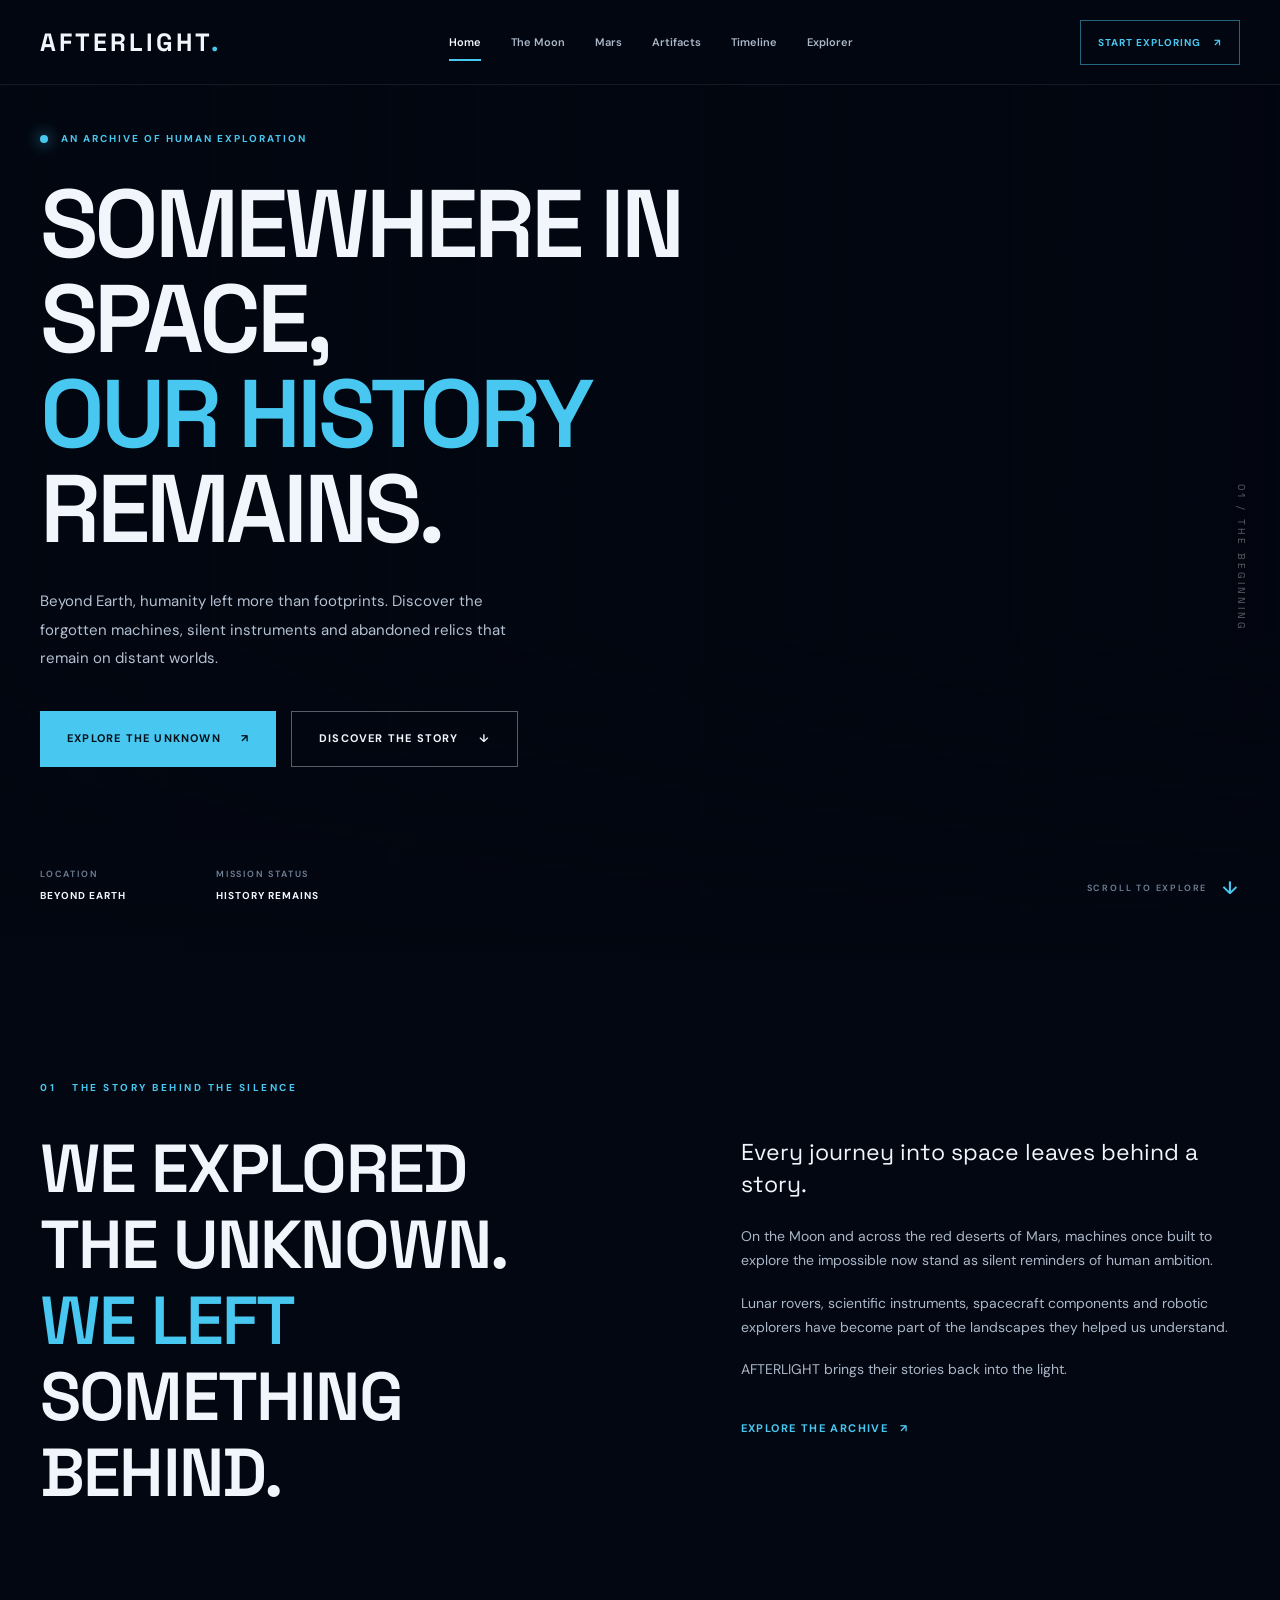
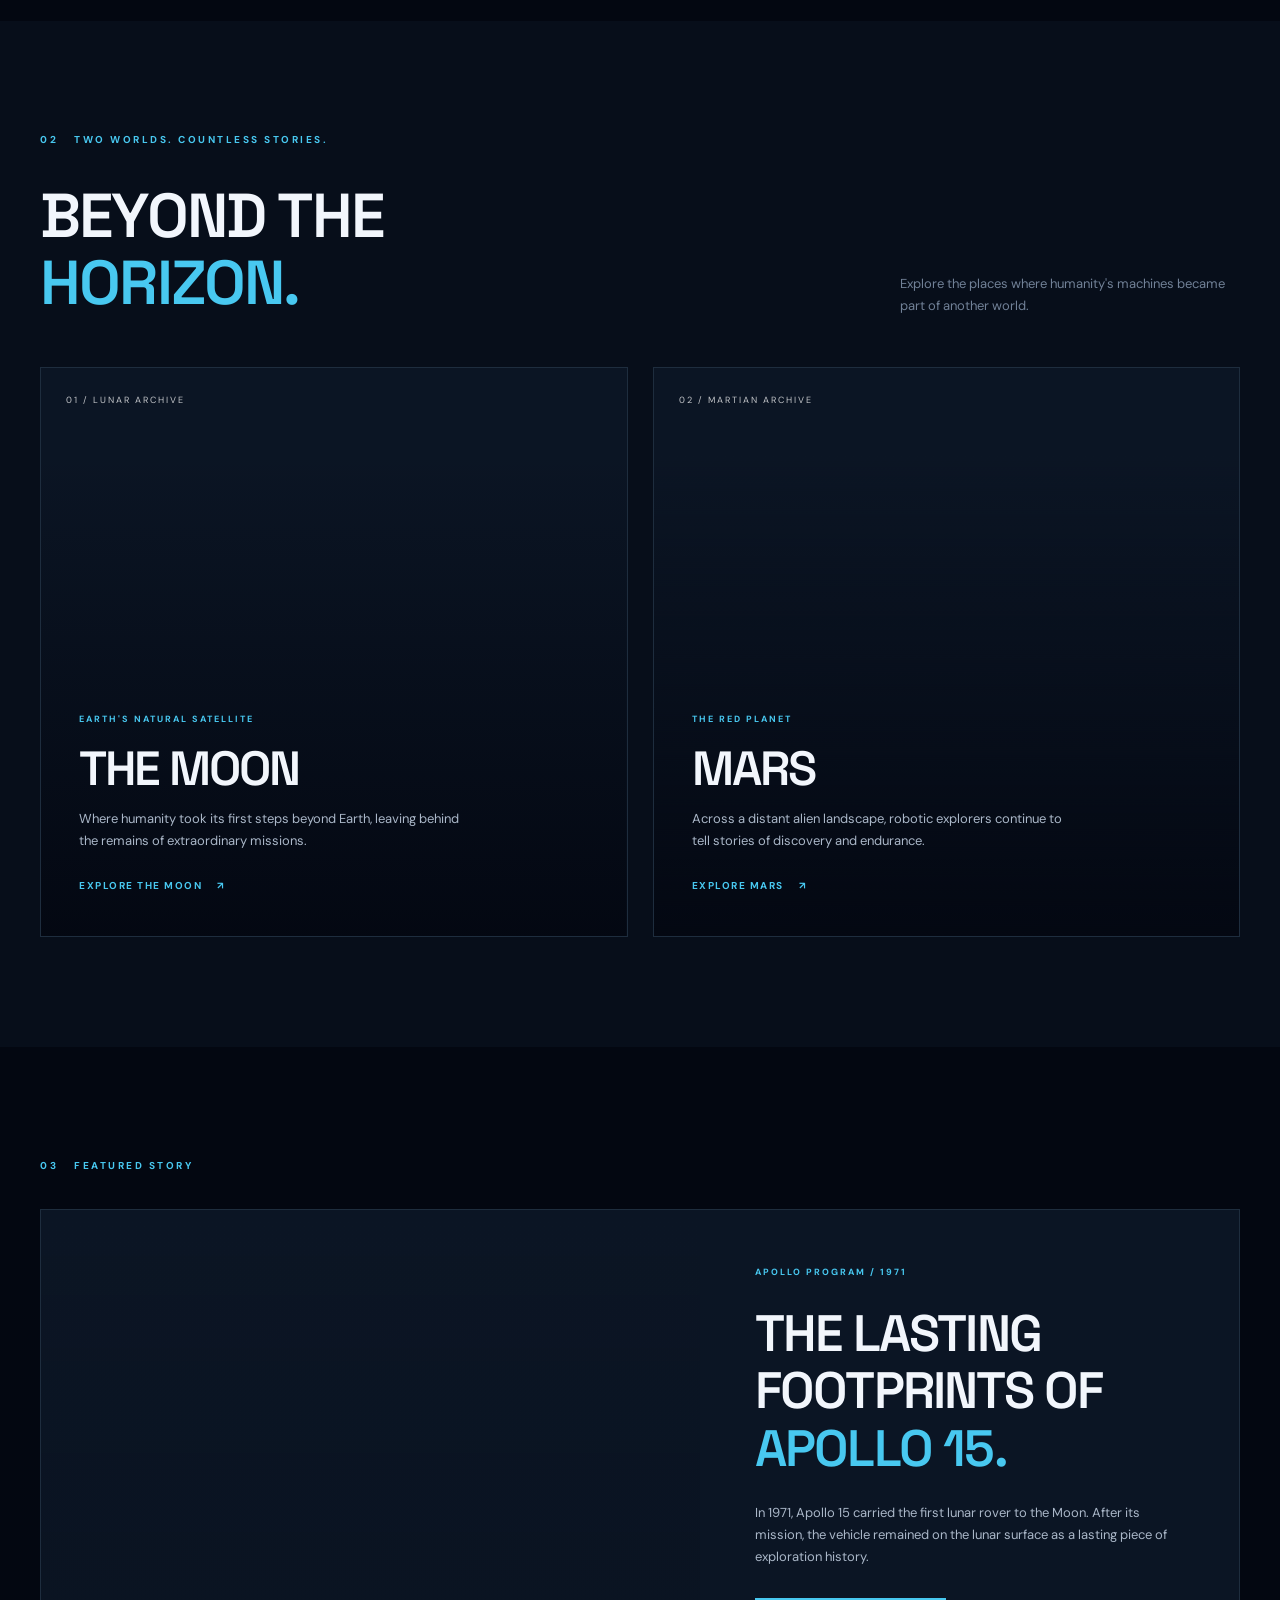
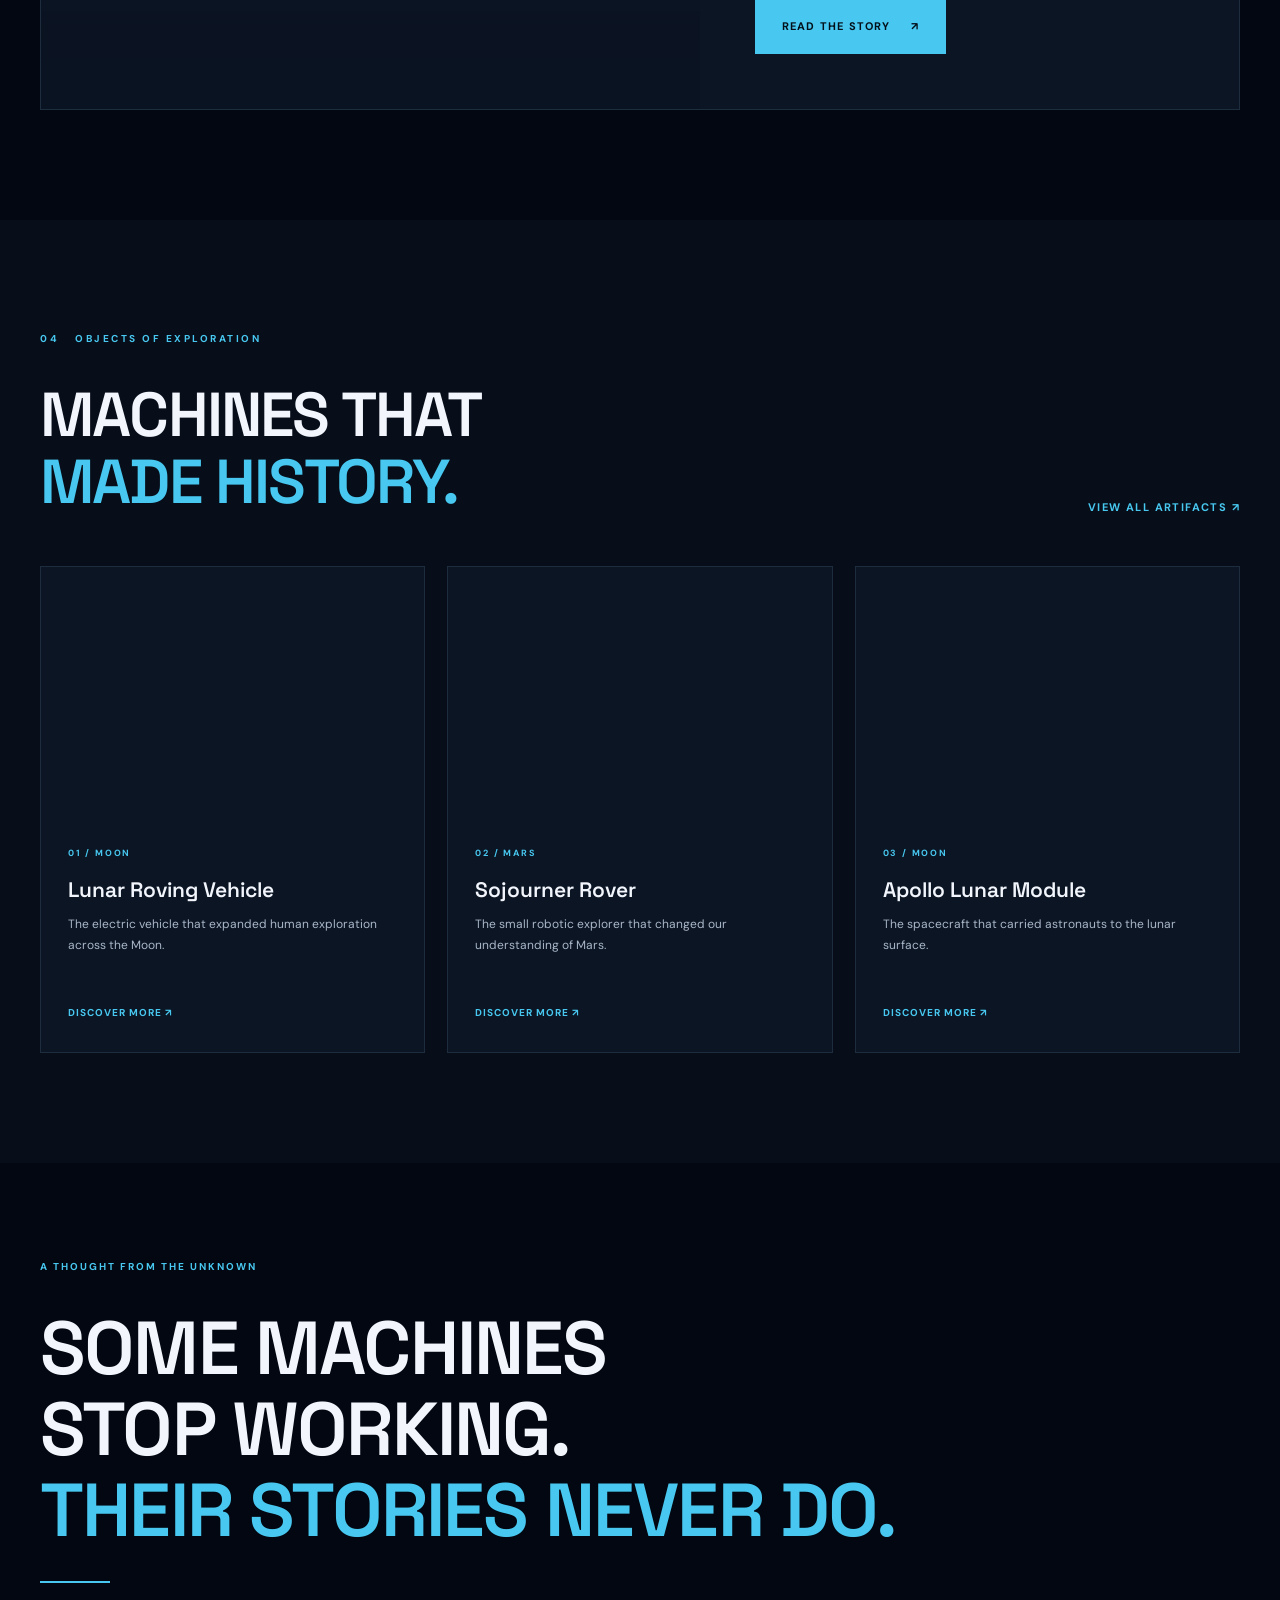
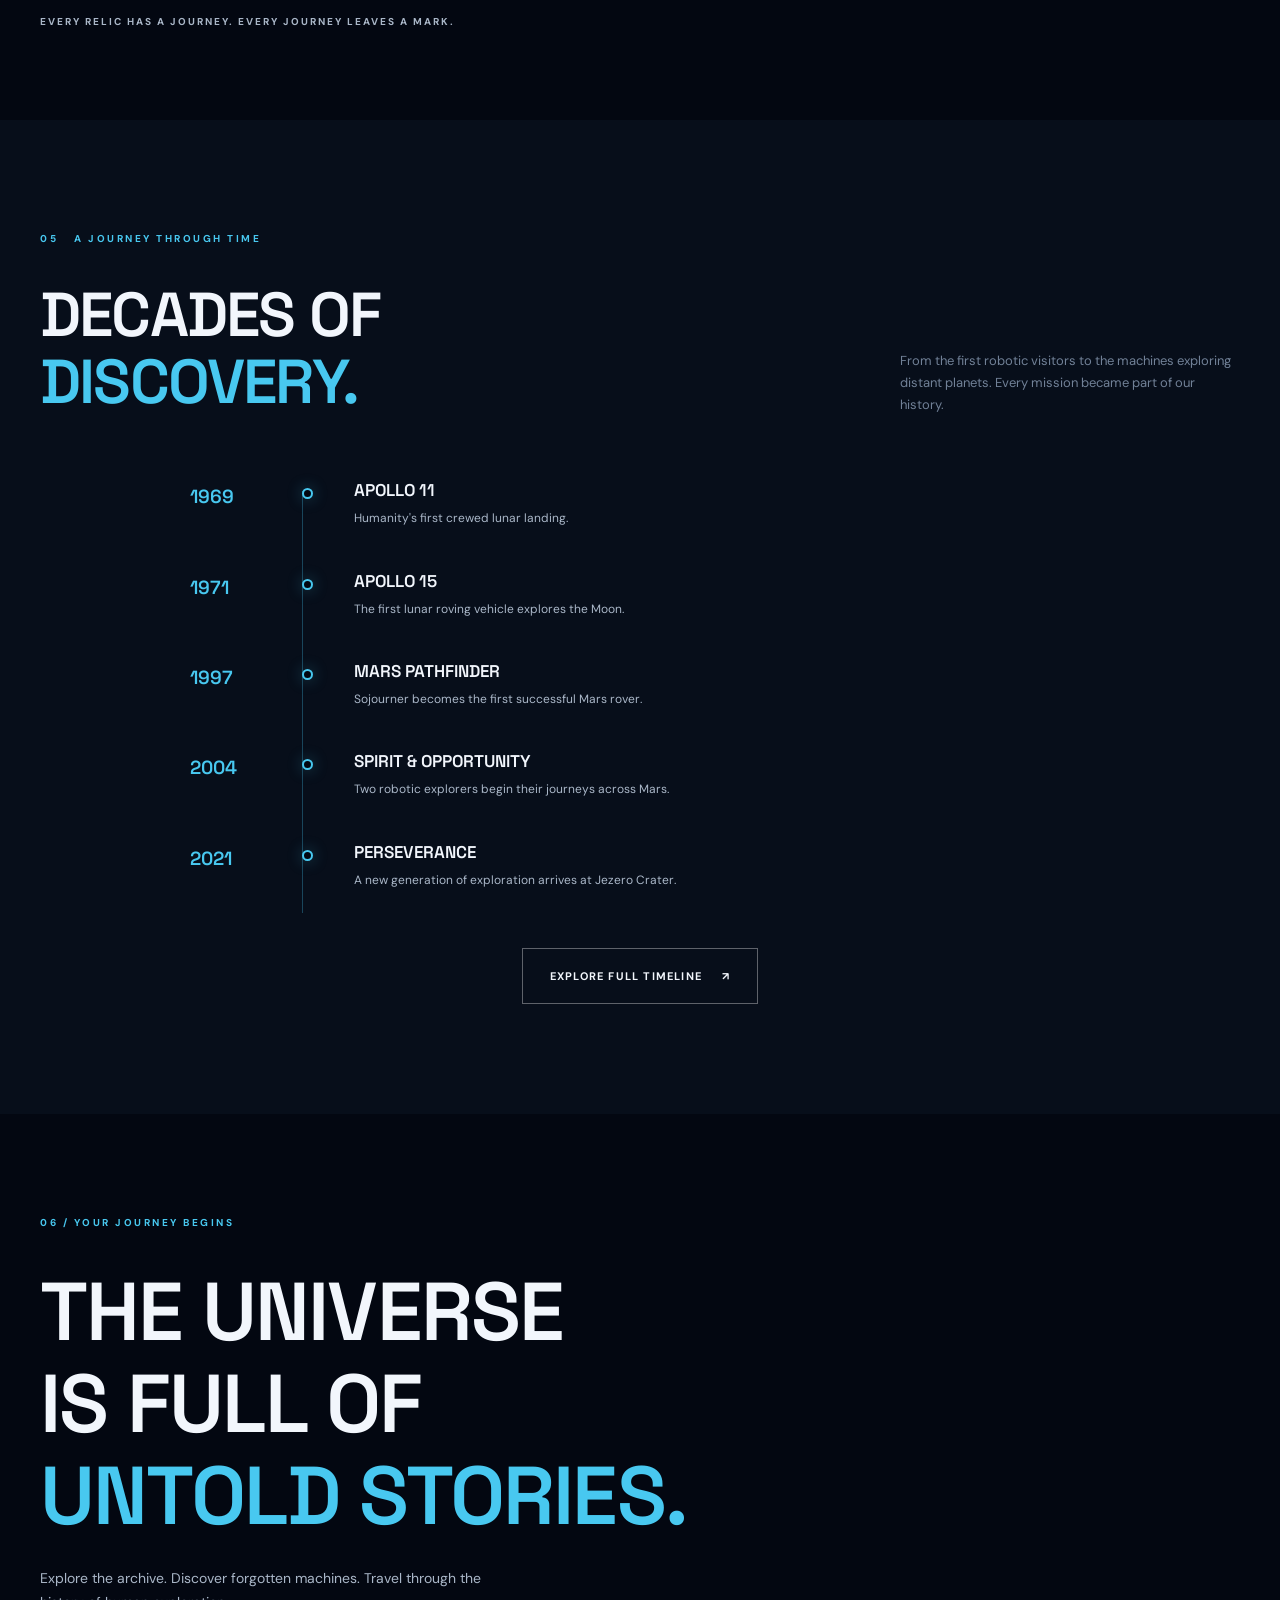
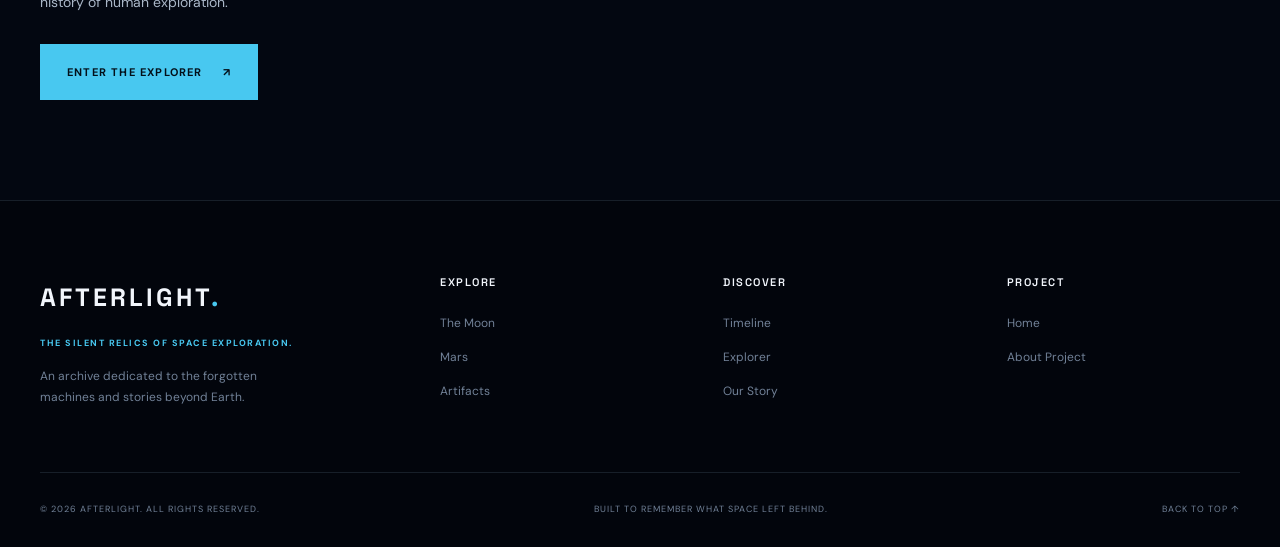
<file: index.html>
<!DOCTYPE html>
<html lang="en">
<head>
    <meta charset="UTF-8">
    <meta name="viewport" content="width=device-width, initial-scale=1.0">

    <meta name="description" content="AFTERLIGHT explores the forgotten machines, abandoned equipment and silent relics of human space exploration on the Moon and Mars.">

    <meta name="theme-color" content="#050912">

    <title>AFTERLIGHT — The Silent Relics of Space Exploration</title>

    <!-- Fonts -->
    <link rel="preconnect" href="https://fonts.googleapis.com">
    <link rel="preconnect" href="https://fonts.gstatic.com" crossorigin>

    <link href="https://fonts.googleapis.com/css2?family=DM+Sans:wght@400;500;600;700&family=Space+Grotesk:wght@400;500;600;700&display=swap" rel="stylesheet">

    <!-- Stylesheet -->
    <link rel="stylesheet" href="style.css">
</head>

<body>

    <!-- ================= PRELOADER ================= -->

    <div class="preloader">
        <div class="loader-content">
            <span class="loader-logo">AFTERLIGHT</span>
            <div class="loader-line"></div>
            <span class="loader-text">ENTERING DEEP SPACE</span>
        </div>
    </div>


    <!-- ================= NAVIGATION ================= -->

    <header class="site-header">

        <nav class="navbar container">

            <a href="index.html" class="logo">
                AFTERLIGHT<span>.</span>
            </a>

            <div class="nav-links" id="navLinks">

                <a href="index.html" class="nav-link active">Home</a>

                <a href="moon.html" class="nav-link">The Moon</a>

                <a href="mars.html" class="nav-link">Mars</a>

                <a href="artifacts.html" class="nav-link">Artifacts</a>

                <a href="timeline.html" class="nav-link">Timeline</a>

                <a href="explorer.html" class="nav-link">Explorer</a>

            </div>

            <a href="explorer.html" class="nav-cta">
                START EXPLORING
                <span>↗</span>
            </a>

            <button class="menu-toggle" id="menuToggle" aria-label="Toggle navigation" aria-expanded="false">
                <span></span>
                <span></span>
            </button>

        </nav>

    </header>


    <main>

        <!-- ================= HERO SECTION ================= -->

        <section class="hero">

            <div class="hero-background"></div>

            <div class="hero-overlay"></div>

            <div class="hero-content container">

                <div class="hero-label">
                    <span class="status-dot"></span>
                    AN ARCHIVE OF HUMAN EXPLORATION
                </div>

                <h1>
                    SOMEWHERE IN SPACE,<br>
                    <span>OUR HISTORY</span><br>
                    REMAINS.
                </h1>

                <p class="hero-description">
                    Beyond Earth, humanity left more than footprints.
                    Discover the forgotten machines, silent instruments
                    and abandoned relics that remain on distant worlds.
                </p>

                <div class="hero-actions">

                    <a href="#discover" class="btn-primary">
                        EXPLORE THE UNKNOWN
                        <span>↗</span>
                    </a>

                    <a href="#story" class="btn-secondary">
                        DISCOVER THE STORY
                        <span>↓</span>
                    </a>

                </div>

                <div class="hero-bottom">

                    <div class="hero-coordinate">
                        <span>LOCATION</span>
                        <strong>BEYOND EARTH</strong>
                    </div>

                    <div class="hero-coordinate">
                        <span>MISSION STATUS</span>
                        <strong>HISTORY REMAINS</strong>
                    </div>

                    <div class="hero-scroll">
                        SCROLL TO EXPLORE
                        <span>↓</span>
                    </div>

                </div>

            </div>

            <div class="hero-index">01 / THE BEGINNING</div>

        </section>


        <!-- ================= INTRODUCTION ================= -->

        <section class="intro-section section-padding" id="story">

            <div class="container">

                <div class="section-label">
                    <span>01</span>
                    THE STORY BEHIND THE SILENCE
                </div>

                <div class="intro-grid">

                    <div class="intro-heading">
                        <h2>
                            WE EXPLORED<br>
                            THE UNKNOWN.<br>
                            <span>WE LEFT</span><br>
                            SOMETHING BEHIND.
                        </h2>
                    </div>

                    <div class="intro-text">

                        <p class="intro-lead">
                            Every journey into space leaves behind
                            a story.
                        </p>

                        <p>
                            On the Moon and across the red deserts of
                            Mars, machines once built to explore the
                            impossible now stand as silent reminders
                            of human ambition.
                        </p>

                        <p>
                            Lunar rovers, scientific instruments,
                            spacecraft components and robotic explorers
                            have become part of the landscapes they
                            helped us understand.
                        </p>

                        <p>
                            AFTERLIGHT brings their stories back into
                            the light.
                        </p>

                        <a href="artifacts.html" class="text-link">
                            EXPLORE THE ARCHIVE
                            <span>↗</span>
                        </a>

                    </div>

                </div>

            </div>

        </section>


        <!-- ================= FEATURED WORLDS ================= -->

        <section class="worlds-section section-padding" id="discover">

            <div class="container">

                <div class="section-heading">

                    <div>
                        <div class="section-label">
                            <span>02</span>
                            TWO WORLDS. COUNTLESS STORIES.
                        </div>

                        <h2>
                            BEYOND THE<br>
                            <span>HORIZON.</span>
                        </h2>
                    </div>

                    <p>
                        Explore the places where humanity's machines
                        became part of another world.
                    </p>

                </div>


                <div class="worlds-grid">

                    <!-- MOON CARD -->

                    <a href="moon.html" class="world-card moon-card">

                        <div class="world-image moon-image"></div>

                        <div class="world-number">01 / LUNAR ARCHIVE</div>

                        <div class="world-content">

                            <span class="world-category">
                                EARTH'S NATURAL SATELLITE
                            </span>

                            <h3>THE MOON</h3>

                            <p>
                                Where humanity took its first steps
                                beyond Earth, leaving behind the
                                remains of extraordinary missions.
                            </p>

                            <span class="world-link">
                                EXPLORE THE MOON
                                <span>↗</span>
                            </span>

                        </div>

                    </a>


                    <!-- MARS CARD -->

                    <a href="mars.html" class="world-card mars-card">

                        <div class="world-image mars-image"></div>

                        <div class="world-number">02 / MARTIAN ARCHIVE</div>

                        <div class="world-content">

                            <span class="world-category">
                                THE RED PLANET
                            </span>

                            <h3>MARS</h3>

                            <p>
                                Across a distant alien landscape,
                                robotic explorers continue to tell
                                stories of discovery and endurance.
                            </p>

                            <span class="world-link">
                                EXPLORE MARS
                                <span>↗</span>
                            </span>

                        </div>

                    </a>

                </div>

            </div>

        </section>


        <!-- ================= FEATURED STORY ================= -->

        <section class="featured-section section-padding">

            <div class="container">

                <div class="section-label">
                    <span>03</span>
                    FEATURED STORY
                </div>

                <div class="featured-story">

                    <div class="featured-image"></div>

                    <div class="featured-content">

                        <span class="featured-tag">
                            APOLLO PROGRAM / 1971
                        </span>

                        <h2>
                            THE LASTING<br>
                            FOOTPRINTS OF<br>
                            <span>APOLLO 15.</span>
                        </h2>

                        <p>
                            In 1971, Apollo 15 carried the first
                            lunar rover to the Moon. After its mission,
                            the vehicle remained on the lunar surface
                            as a lasting piece of exploration history.
                        </p>

                        <a href="artifacts.html" class="btn-primary">
                            READ THE STORY
                            <span>↗</span>
                        </a>

                    </div>

                </div>

            </div>

        </section>


        <!-- ================= ARTIFACTS SECTION ================= -->

        <section class="artifacts-section section-padding">

            <div class="container">

                <div class="section-heading">

                    <div>
                        <div class="section-label">
                            <span>04</span>
                            OBJECTS OF EXPLORATION
                        </div>

                        <h2>
                            MACHINES THAT<br>
                            <span>MADE HISTORY.</span>
                        </h2>
                    </div>

                    <a href="artifacts.html" class="text-link">
                        VIEW ALL ARTIFACTS ↗
                    </a>

                </div>


                <div class="artifacts-grid">

                    <article class="artifact-card">

                        <div class="artifact-image artifact-one"></div>

                        <div class="artifact-info">

                            <span>01 / MOON</span>

                            <h3>Lunar Roving Vehicle</h3>

                            <p>
                                The electric vehicle that expanded
                                human exploration across the Moon.
                            </p>

                            <a href="artifacts.html">
                                DISCOVER MORE ↗
                            </a>

                        </div>

                    </article>


                    <article class="artifact-card">

                        <div class="artifact-image artifact-two"></div>

                        <div class="artifact-info">

                            <span>02 / MARS</span>

                            <h3>Sojourner Rover</h3>

                            <p>
                                The small robotic explorer that
                                changed our understanding of Mars.
                            </p>

                            <a href="artifacts.html">
                                DISCOVER MORE ↗
                            </a>

                        </div>

                    </article>


                    <article class="artifact-card">

                        <div class="artifact-image artifact-three"></div>

                        <div class="artifact-info">

                            <span>03 / MOON</span>

                            <h3>Apollo Lunar Module</h3>

                            <p>
                                The spacecraft that carried astronauts
                                to the lunar surface.
                            </p>

                            <a href="artifacts.html">
                                DISCOVER MORE ↗
                            </a>

                        </div>

                    </article>

                </div>

            </div>

        </section>


        <!-- ================= QUOTE SECTION ================= -->

        <section class="quote-section">

            <div class="quote-background"></div>

            <div class="quote-overlay"></div>

            <div class="quote-content container">

                <span class="quote-label">
                    A THOUGHT FROM THE UNKNOWN
                </span>

                <h2>
                    SOME MACHINES<br>
                    STOP WORKING.<br>
                    <span>THEIR STORIES NEVER DO.</span>
                </h2>

                <div class="quote-line"></div>

                <p>
                    EVERY RELIC HAS A JOURNEY.
                    EVERY JOURNEY LEAVES A MARK.
                </p>

            </div>

        </section>


        <!-- ================= TIMELINE SECTION ================= -->

        <section class="timeline-section section-padding">

            <div class="container">

                <div class="section-label">
                    <span>05</span>
                    A JOURNEY THROUGH TIME
                </div>

                <div class="section-heading">

                    <h2>
                        DECADES OF<br>
                        <span>DISCOVERY.</span>
                    </h2>

                    <p>
                        From the first robotic visitors to the
                        machines exploring distant planets.
                        Every mission became part of our history.
                    </p>

                </div>


                <div class="timeline-preview">

                    <div class="timeline-item">

                        <span class="timeline-year">1969</span>

                        <div class="timeline-dot"></div>

                        <div class="timeline-detail">
                            <h3>APOLLO 11</h3>
                            <p>
                                Humanity's first crewed lunar landing.
                            </p>
                        </div>

                    </div>


                    <div class="timeline-item">

                        <span class="timeline-year">1971</span>

                        <div class="timeline-dot"></div>

                        <div class="timeline-detail">
                            <h3>APOLLO 15</h3>
                            <p>
                                The first lunar roving vehicle
                                explores the Moon.
                            </p>
                        </div>

                    </div>


                    <div class="timeline-item">

                        <span class="timeline-year">1997</span>

                        <div class="timeline-dot"></div>

                        <div class="timeline-detail">
                            <h3>MARS PATHFINDER</h3>
                            <p>
                                Sojourner becomes the first successful
                                Mars rover.
                            </p>
                        </div>

                    </div>


                    <div class="timeline-item">

                        <span class="timeline-year">2004</span>

                        <div class="timeline-dot"></div>

                        <div class="timeline-detail">
                            <h3>SPIRIT & OPPORTUNITY</h3>
                            <p>
                                Two robotic explorers begin their
                                journeys across Mars.
                            </p>
                        </div>

                    </div>


                    <div class="timeline-item">

                        <span class="timeline-year">2021</span>

                        <div class="timeline-dot"></div>

                        <div class="timeline-detail">
                            <h3>PERSEVERANCE</h3>
                            <p>
                                A new generation of exploration
                                arrives at Jezero Crater.
                            </p>
                        </div>

                    </div>

                </div>


                <div class="timeline-action">

                    <a href="timeline.html" class="btn-secondary">
                        EXPLORE FULL TIMELINE
                        <span>↗</span>
                    </a>

                </div>

            </div>

        </section>


        <!-- ================= EXPLORER CTA ================= -->

        <section class="explorer-cta">

            <div class="explorer-background"></div>

            <div class="explorer-overlay"></div>

            <div class="explorer-content container">

                <span class="section-label">
                    06 / YOUR JOURNEY BEGINS
                </span>

                <h2>
                    THE UNIVERSE<br>
                    IS FULL OF<br>
                    <span>UNTOLD STORIES.</span>
                </h2>

                <p>
                    Explore the archive. Discover forgotten machines.
                    Travel through the history of human exploration.
                </p>

                <a href="explorer.html" class="btn-primary">
                    ENTER THE EXPLORER
                    <span>↗</span>
                </a>

            </div>

        </section>

    </main>


    <!-- ================= FOOTER ================= -->

    <footer class="site-footer">

        <div class="container">

            <div class="footer-main">

                <div class="footer-brand">

                    <a href="index.html" class="logo">
                        AFTERLIGHT<span>.</span>
                    </a>

                    <p>
                        THE SILENT RELICS OF SPACE EXPLORATION.
                    </p>

                    <span class="footer-description">
                        An archive dedicated to the forgotten
                        machines and stories beyond Earth.
                    </span>

                </div>


                <div class="footer-column">

                    <h4>EXPLORE</h4>

                    <a href="moon.html">The Moon</a>
                    <a href="mars.html">Mars</a>
                    <a href="artifacts.html">Artifacts</a>

                </div>


                <div class="footer-column">

                    <h4>DISCOVER</h4>

                    <a href="timeline.html">Timeline</a>
                    <a href="explorer.html">Explorer</a>
                    <a href="#story">Our Story</a>

                </div>


                <div class="footer-column">

                    <h4>PROJECT</h4>

                    <a href="index.html">Home</a>
                    <a href="README.md">About Project</a>

                </div>

            </div>


            <div class="footer-bottom">

                <span>
                    © 2026 AFTERLIGHT. ALL RIGHTS RESERVED.
                </span>

                <span>
                    BUILT TO REMEMBER WHAT SPACE LEFT BEHIND.
                </span>

                <a href="#top">BACK TO TOP ↑</a>

            </div>

        </div>

    </footer>


    <!-- ================= JAVASCRIPT ================= -->

    <script src="script.js"></script>

</body>
</html>
</file>
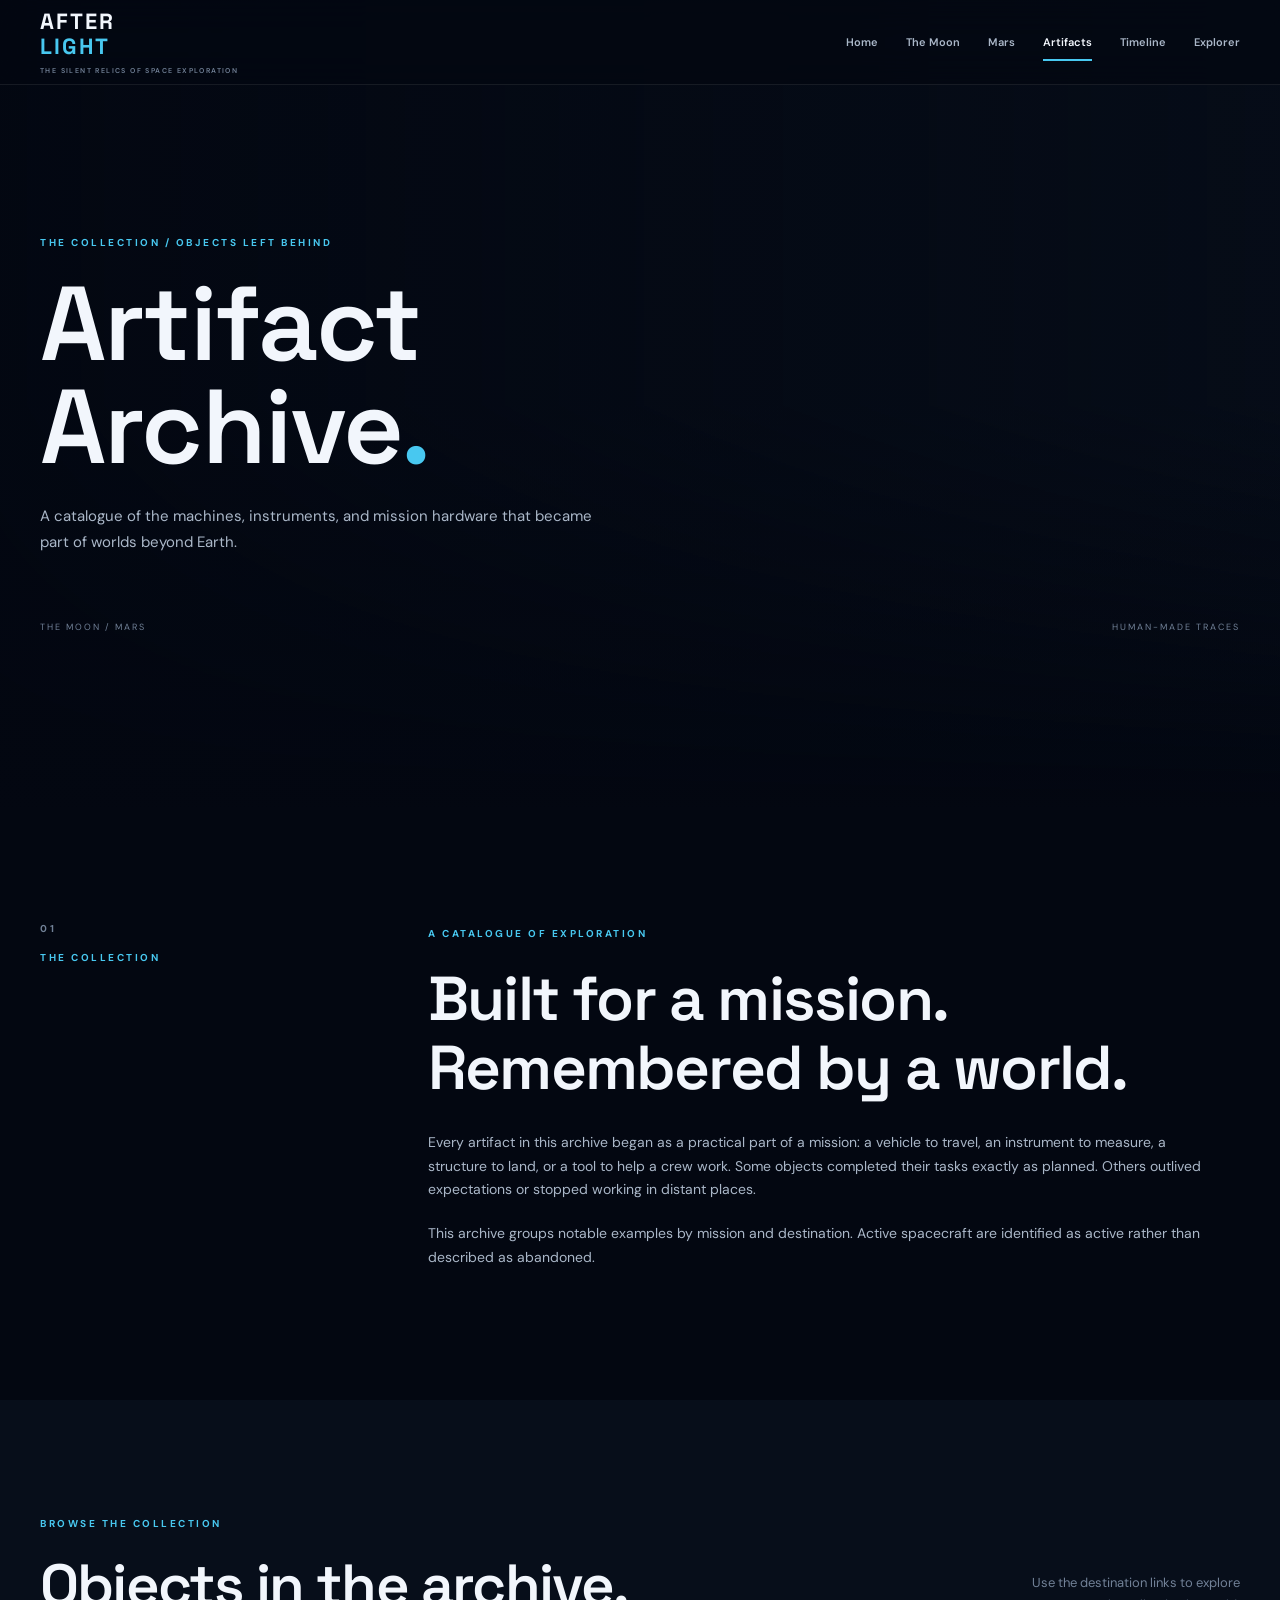
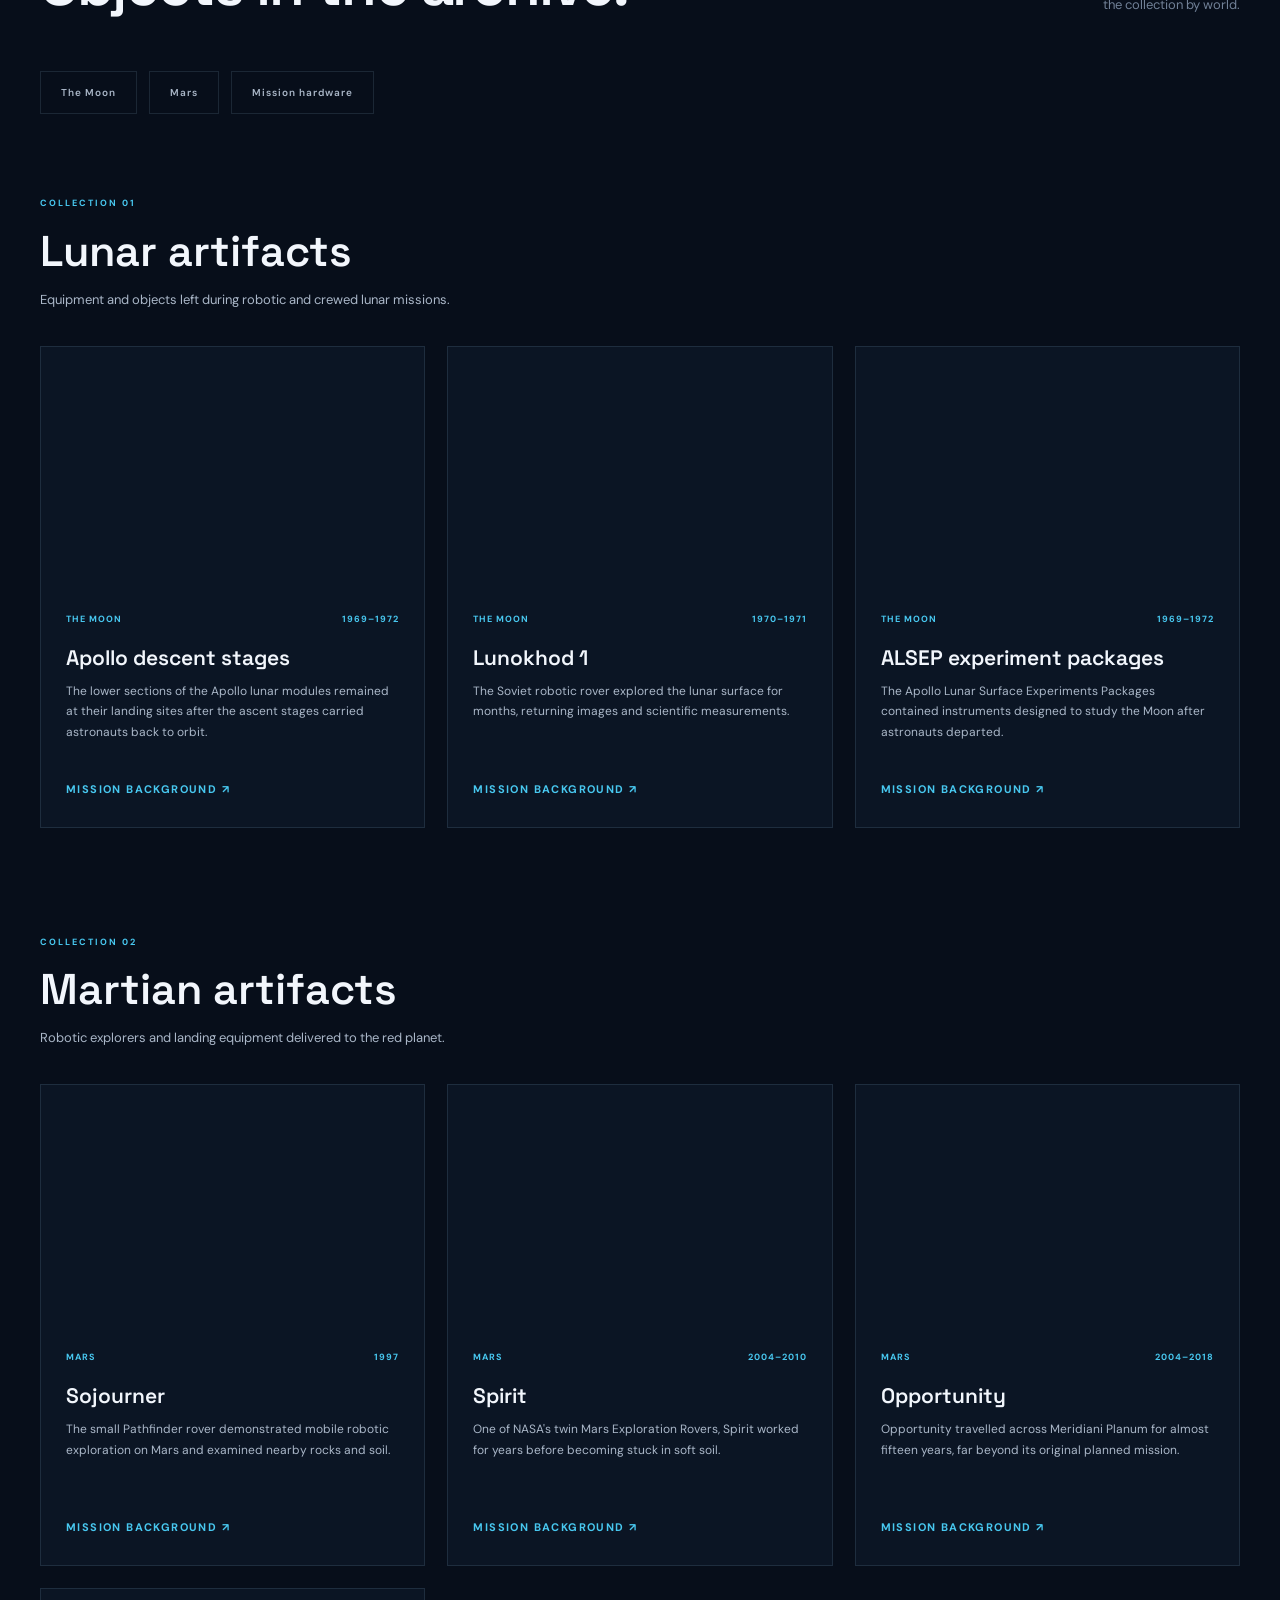
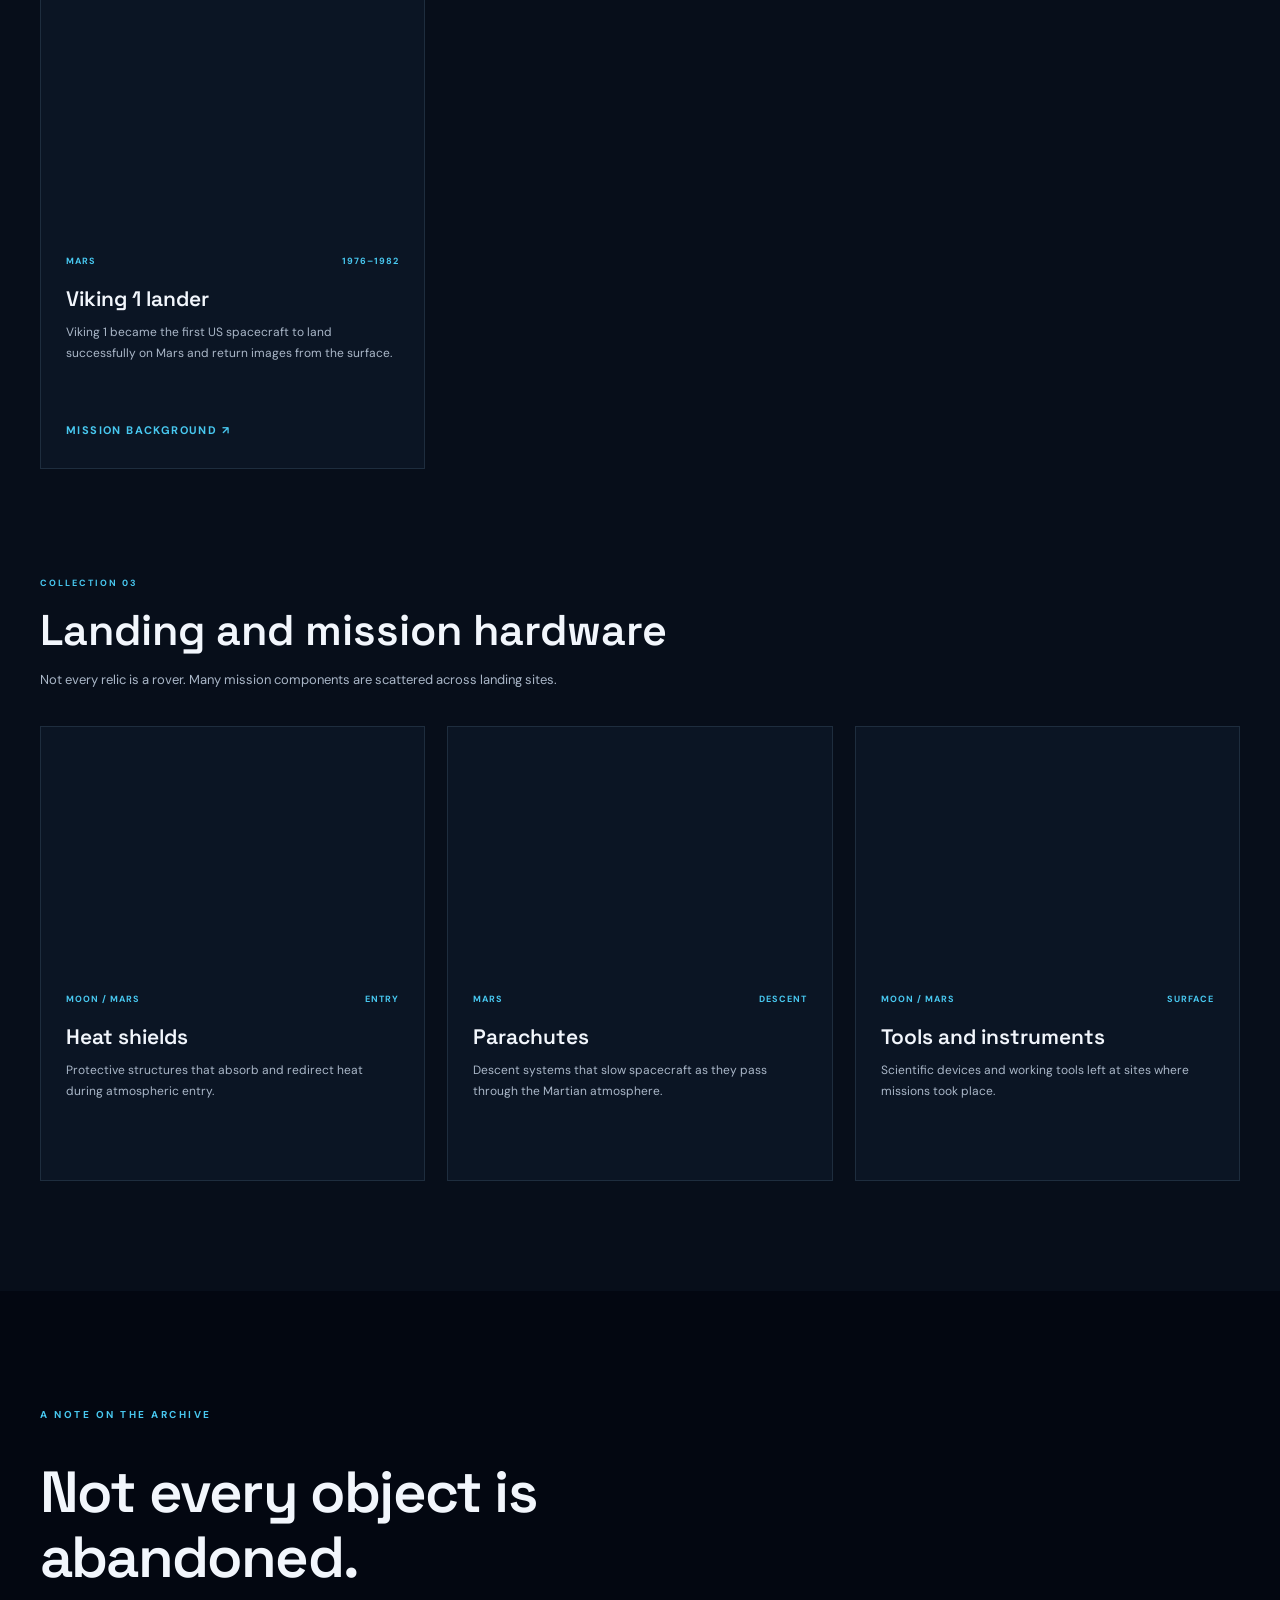
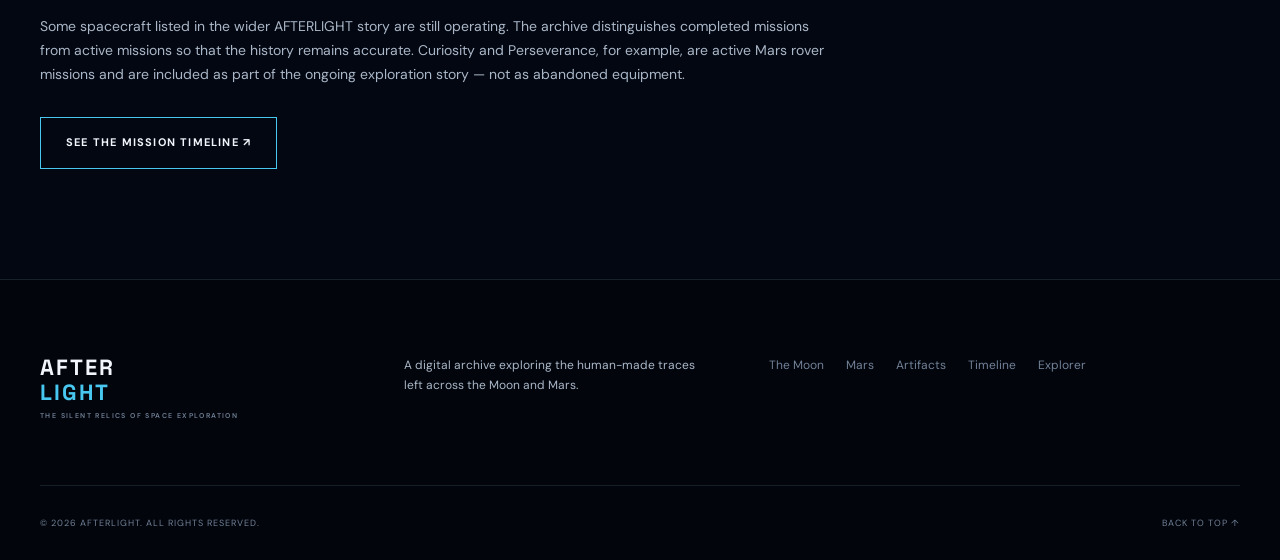
<file: artifacts.html>
<!DOCTYPE html>
<html lang="en">
<head>
    <meta charset="UTF-8">
    <meta name="viewport" content="width=device-width, initial-scale=1.0">

    <meta name="description" content="An archive of spacecraft, rovers, instruments, and equipment left on the Moon and Mars.">

    <title>Artifact Archive | AFTERLIGHT</title>

    <link rel="preconnect" href="https://fonts.googleapis.com">
    <link rel="preconnect" href="https://fonts.gstatic.com" crossorigin>

    <link href="https://fonts.googleapis.com/css2?family=DM+Sans:wght@400;500;600;700&family=Space+Grotesk:wght@400;500;600;700&display=swap" rel="stylesheet">

    <link rel="stylesheet" href="style.css">
    <script src="script.js" defer></script>
</head>

<body class="page-artifacts">

<a class="skip-link" href="#main-content">Skip to content</a>

<!-- HEADER -->
<header class="site-header">
    <div class="header-inner">

        <a class="site-logo" href="index.html">
            AFTER<span>LIGHT</span>
            <small>THE SILENT RELICS OF SPACE EXPLORATION</small>
        </a>

        <button class="menu-toggle"
                type="button"
                aria-label="Toggle navigation"
                aria-expanded="false"
                aria-controls="primary-navigation">
            <span></span>
            <span></span>
        </button>

        <nav class="primary-navigation"
             id="primary-navigation"
             aria-label="Main navigation">

            <a class="nav-link" href="index.html">Home</a>
            <a class="nav-link" href="moon.html">The Moon</a>
            <a class="nav-link" href="mars.html">Mars</a>
            <a class="nav-link active" href="artifacts.html" aria-current="page">Artifacts</a>
            <a class="nav-link" href="timeline.html">Timeline</a>
            <a class="nav-link" href="explorer.html">Explorer</a>

        </nav>
    </div>
</header>


<main id="main-content">

    <!-- HERO SECTION -->
    <section class="page-hero artifacts-hero">

        <div class="page-hero-image"
             role="img"
             aria-label="Spacecraft hardware and scientific equipment">
        </div>

        <div class="page-hero-content content-width">

            <p class="eyebrow">
                THE COLLECTION / OBJECTS LEFT BEHIND
            </p>

            <h1>
                Artifact<br>
                Archive<span>.</span>
            </h1>

            <p>
                A catalogue of the machines, instruments, and mission
                hardware that became part of worlds beyond Earth.
            </p>

            <div class="page-hero-bottom">
                <span>THE MOON / MARS</span>
                <span>HUMAN-MADE TRACES</span>
            </div>

        </div>
    </section>


    <!-- INTRODUCTION -->
    <section class="content-intro section-padding content-width">

        <div class="section-kicker">
            <span>01</span>
            <span>THE COLLECTION</span>
        </div>

        <div class="content-intro-copy">

            <p class="eyebrow">
                A CATALOGUE OF EXPLORATION
            </p>

            <h2>
                Built for a mission.<br>
                Remembered by a world.
            </h2>

            <p>
                Every artifact in this archive began as a practical
                part of a mission: a vehicle to travel, an instrument
                to measure, a structure to land, or a tool to help a
                crew work. Some objects completed their tasks exactly
                as planned. Others outlived expectations or stopped
                working in distant places.
            </p>

            <p>
                This archive groups notable examples by mission and
                destination. Active spacecraft are identified as
                active rather than described as abandoned.
            </p>

        </div>
    </section>


    <!-- ARCHIVE COLLECTION -->
    <section class="archive-controls-section section-padding">

        <div class="content-width">

            <div class="section-heading-row">

                <div>
                    <p class="eyebrow">BROWSE THE COLLECTION</p>
                    <h2>Objects in the archive.</h2>
                </div>

                <p class="section-side-note">
                    Use the destination links to explore<br>
                    the collection by world.
                </p>

            </div>


            <!-- FILTER LINKS -->
            <div class="archive-filter-links" aria-label="Archive sections">

                <a href="#moon-artifacts">The Moon</a>
                <a href="#mars-artifacts">Mars</a>
                <a href="#mission-hardware">Mission hardware</a>

            </div>


            <!-- MOON COLLECTION -->
            <div class="archive-group" id="moon-artifacts">

                <div class="archive-group-heading">

                    <span>COLLECTION 01</span>

                    <h3>Lunar artifacts</h3>

                    <p>
                        Equipment and objects left during robotic
                        and crewed lunar missions.
                    </p>

                </div>


                <div class="archive-card-grid">

                    <!-- APOLLO -->
                    <article class="archive-card" id="apollo-descent-stages">

                        <div class="archive-card-image archive-apollo"
                             role="img"
                             aria-label="Apollo lunar module descent stage">
                        </div>

                        <div class="archive-card-body">

                            <div class="feature-meta">
                                <span>THE MOON</span>
                                <span>1969–1972</span>
                            </div>

                            <h3>Apollo descent stages</h3>

                            <p>
                                The lower sections of the Apollo lunar
                                modules remained at their landing sites
                                after the ascent stages carried astronauts
                                back to orbit.
                            </p>

                            <a href="moon.html#apollo-11" class="text-link">
                                Mission background ↗
                            </a>

                        </div>
                    </article>


                    <!-- LUNOKHOD -->
                    <article class="archive-card" id="lunokhod-1">

                        <div class="archive-card-image archive-lunokhod"
                             role="img"
                             aria-label="Lunokhod 1 lunar rover">
                        </div>

                        <div class="archive-card-body">

                            <div class="feature-meta">
                                <span>THE MOON</span>
                                <span>1970–1971</span>
                            </div>

                            <h3>Lunokhod 1</h3>

                            <p>
                                The Soviet robotic rover explored the
                                lunar surface for months, returning
                                images and scientific measurements.
                            </p>

                            <a href="moon.html#lunokhod" class="text-link">
                                Mission background ↗
                            </a>

                        </div>
                    </article>


                    <!-- ALSEP -->
                    <article class="archive-card" id="apollo-experiments">

                        <div class="archive-card-image archive-experiment"
                             role="img"
                             aria-label="Apollo lunar surface experiment package">
                        </div>

                        <div class="archive-card-body">

                            <div class="feature-meta">
                                <span>THE MOON</span>
                                <span>1969–1972</span>
                            </div>

                            <h3>ALSEP experiment packages</h3>

                            <p>
                                The Apollo Lunar Surface Experiments
                                Packages contained instruments designed
                                to study the Moon after astronauts departed.
                            </p>

                            <a href="moon.html#apollo-12" class="text-link">
                                Mission background ↗
                            </a>

                        </div>
                    </article>

                </div>
            </div>


            <!-- MARS COLLECTION -->
            <div class="archive-group" id="mars-artifacts">

                <div class="archive-group-heading">

                    <span>COLLECTION 02</span>

                    <h3>Martian artifacts</h3>

                    <p>
                        Robotic explorers and landing equipment
                        delivered to the red planet.
                    </p>

                </div>


                <div class="archive-card-grid">

                    <!-- SOJOURNER -->
                    <article class="archive-card" id="sojourner">

                        <div class="archive-card-image archive-sojourner"
                             role="img"
                             aria-label="Sojourner Mars rover">
                        </div>

                        <div class="archive-card-body">

                            <div class="feature-meta">
                                <span>MARS</span>
                                <span>1997</span>
                            </div>

                            <h3>Sojourner</h3>

                            <p>
                                The small Pathfinder rover demonstrated
                                mobile robotic exploration on Mars and
                                examined nearby rocks and soil.
                            </p>

                            <a href="mars.html#sojourner" class="text-link">
                                Mission background ↗
                            </a>

                        </div>
                    </article>


                    <!-- SPIRIT -->
                    <article class="archive-card" id="spirit">

                        <div class="archive-card-image archive-spirit"
                             role="img"
                             aria-label="Spirit Mars Exploration Rover">
                        </div>

                        <div class="archive-card-body">

                            <div class="feature-meta">
                                <span>MARS</span>
                                <span>2004–2010</span>
                            </div>

                            <h3>Spirit</h3>

                            <p>
                                One of NASA's twin Mars Exploration
                                Rovers, Spirit worked for years before
                                becoming stuck in soft soil.
                            </p>

                            <a href="mars.html#spirit" class="text-link">
                                Mission background ↗
                            </a>

                        </div>
                    </article>


                    <!-- OPPORTUNITY -->
                    <article class="archive-card" id="opportunity">

                        <div class="archive-card-image archive-opportunity"
                             role="img"
                             aria-label="Opportunity Mars rover">
                        </div>

                        <div class="archive-card-body">

                            <div class="feature-meta">
                                <span>MARS</span>
                                <span>2004–2018</span>
                            </div>

                            <h3>Opportunity</h3>

                            <p>
                                Opportunity travelled across Meridiani
                                Planum for almost fifteen years, far
                                beyond its original planned mission.
                            </p>

                            <a href="mars.html#opportunity" class="text-link">
                                Mission background ↗
                            </a>

                        </div>
                    </article>


                    <!-- VIKING -->
                    <article class="archive-card" id="viking-1">

                        <div class="archive-card-image archive-viking"
                             role="img"
                             aria-label="Viking 1 lander on Mars">
                        </div>

                        <div class="archive-card-body">

                            <div class="feature-meta">
                                <span>MARS</span>
                                <span>1976–1982</span>
                            </div>

                            <h3>Viking 1 lander</h3>

                            <p>
                                Viking 1 became the first US spacecraft
                                to land successfully on Mars and return
                                images from the surface.
                            </p>

                            <a href="timeline.html#1976" class="text-link">
                                Mission background ↗
                            </a>

                        </div>
                    </article>

                </div>
            </div>


            <!-- MISSION HARDWARE -->
            <div class="archive-group" id="mission-hardware">

                <div class="archive-group-heading">

                    <span>COLLECTION 03</span>

                    <h3>Landing and mission hardware</h3>

                    <p>
                        Not every relic is a rover. Many mission
                        components are scattered across landing sites.
                    </p>

                </div>


                <div class="archive-card-grid">

                    <!-- HEAT SHIELDS -->
                    <article class="archive-card">

                        <div class="archive-card-image archive-heatshield"
                             role="img"
                             aria-label="Spacecraft heat shield">
                        </div>

                        <div class="archive-card-body">

                            <div class="feature-meta">
                                <span>MOON / MARS</span>
                                <span>ENTRY</span>
                            </div>

                            <h3>Heat shields</h3>

                            <p>
                                Protective structures that absorb and
                                redirect heat during atmospheric entry.
                            </p>

                        </div>
                    </article>


                    <!-- PARACHUTES -->
                    <article class="archive-card">

                        <div class="archive-card-image archive-parachute"
                             role="img"
                             aria-label="Planetary landing parachute">
                        </div>

                        <div class="archive-card-body">

                            <div class="feature-meta">
                                <span>MARS</span>
                                <span>DESCENT</span>
                            </div>

                            <h3>Parachutes</h3>

                            <p>
                                Descent systems that slow spacecraft
                                as they pass through the Martian atmosphere.
                            </p>

                        </div>
                    </article>


                    <!-- TOOLS -->
                    <article class="archive-card">

                        <div class="archive-card-image archive-tools"
                             role="img"
                             aria-label="Scientific tools left on a planetary surface">
                        </div>

                        <div class="archive-card-body">

                            <div class="feature-meta">
                                <span>MOON / MARS</span>
                                <span>SURFACE</span>
                            </div>

                            <h3>Tools and instruments</h3>

                            <p>
                                Scientific devices and working tools
                                left at sites where missions took place.
                            </p>

                        </div>
                    </article>

                </div>
            </div>

        </div>
    </section>


    <!-- ARCHIVE NOTE -->
    <section class="archive-note-section section-padding content-width">

        <p class="eyebrow">A NOTE ON THE ARCHIVE</p>

        <h2>Not every object is abandoned.</h2>

        <p>
            Some spacecraft listed in the wider AFTERLIGHT story
            are still operating. The archive distinguishes completed
            missions from active missions so that the history remains
            accurate. Curiosity and Perseverance, for example, are
            active Mars rover missions and are included as part of
            the ongoing exploration story — not as abandoned equipment.
        </p>

        <a class="button button-outline" href="timeline.html">
            See the mission timeline ↗
        </a>

    </section>

</main>


<!-- FOOTER -->
<footer class="site-footer">

    <div class="footer-main content-width">

        <a class="site-logo footer-logo" href="index.html">
            AFTER<span>LIGHT</span>
            <small>THE SILENT RELICS OF SPACE EXPLORATION</small>
        </a>

        <p>
            A digital archive exploring the human-made traces
            left across the Moon and Mars.
        </p>

        <div class="footer-navigation">

            <a href="moon.html">The Moon</a>
            <a href="mars.html">Mars</a>
            <a href="artifacts.html">Artifacts</a>
            <a href="timeline.html">Timeline</a>
            <a href="explorer.html">Explorer</a>

        </div>

    </div>


    <div class="footer-bottom content-width">

        <span>
            © 2026 AFTERLIGHT. AN INDEPENDENT STORYTELLING PROJECT.
        </span>

        <a href="#main-content">
            BACK TO TOP ↑
        </a>

    </div>

</footer>

</body>
</html>
</file>
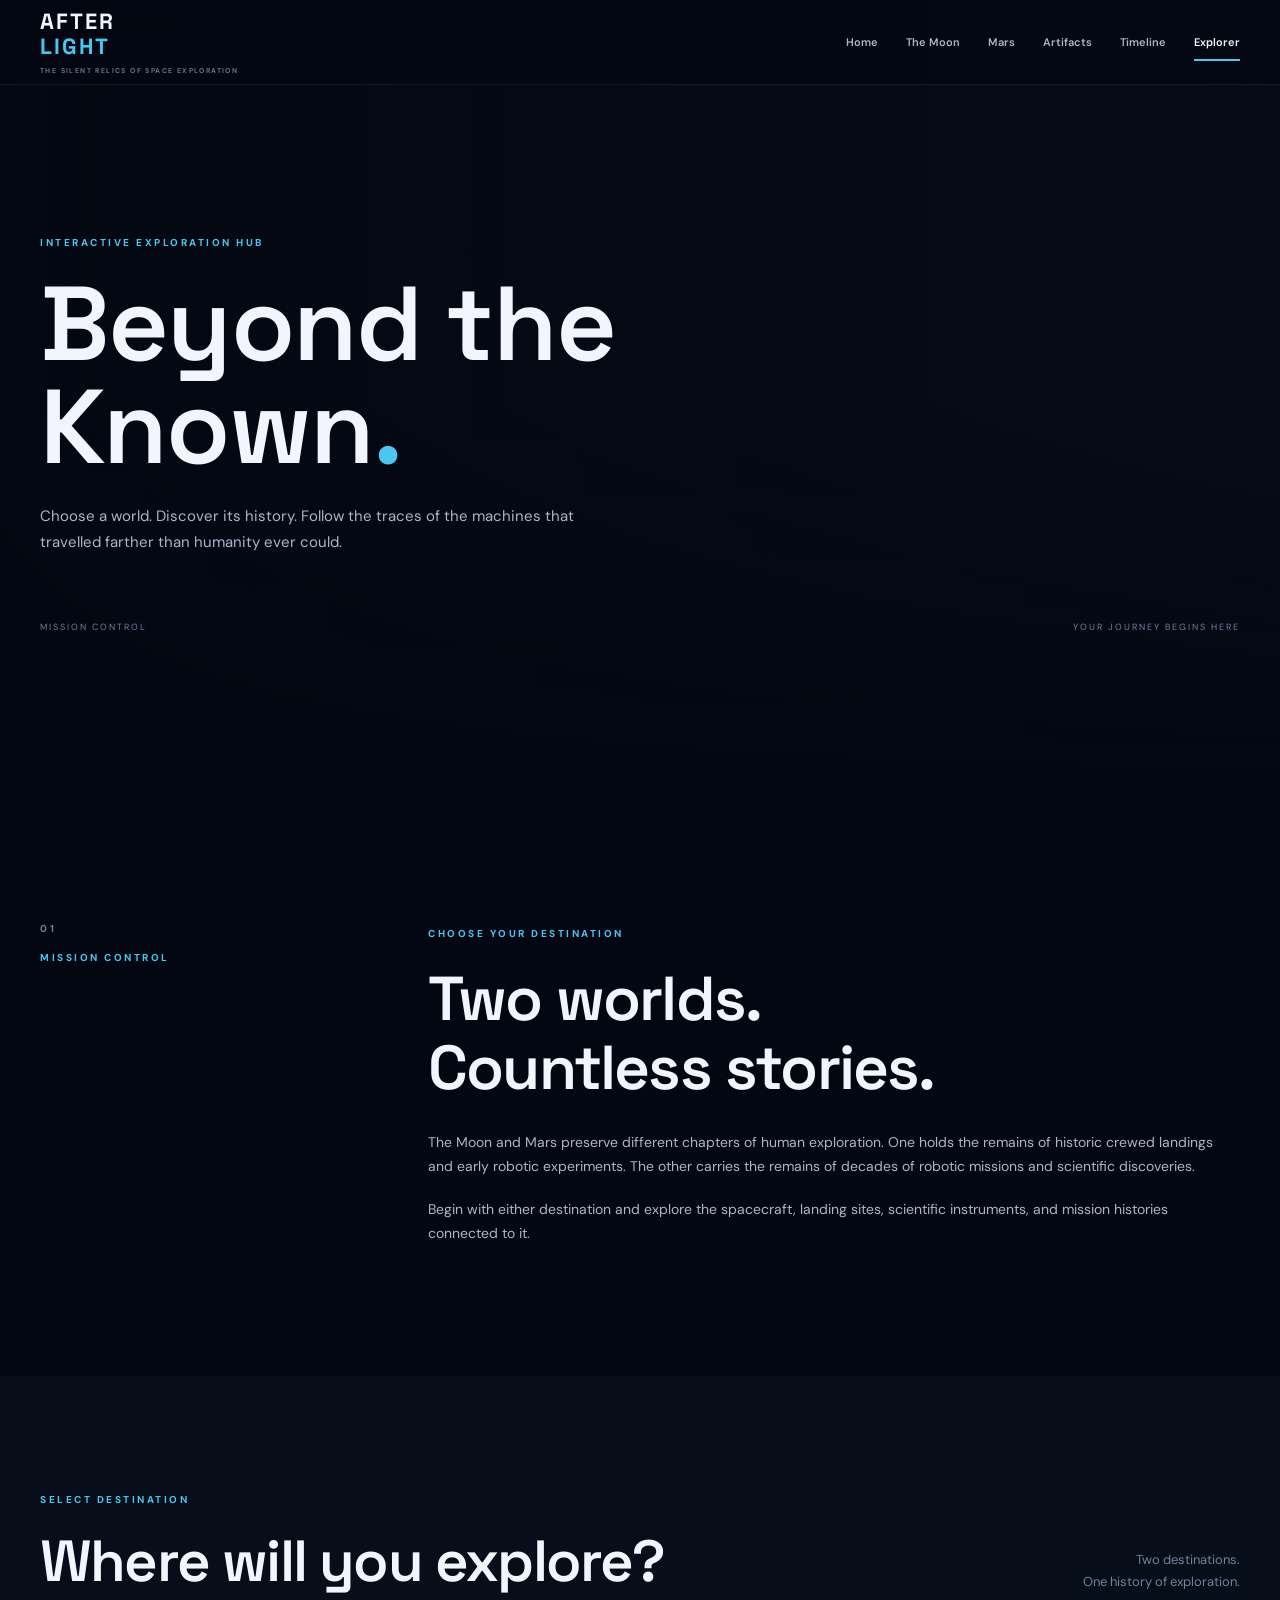
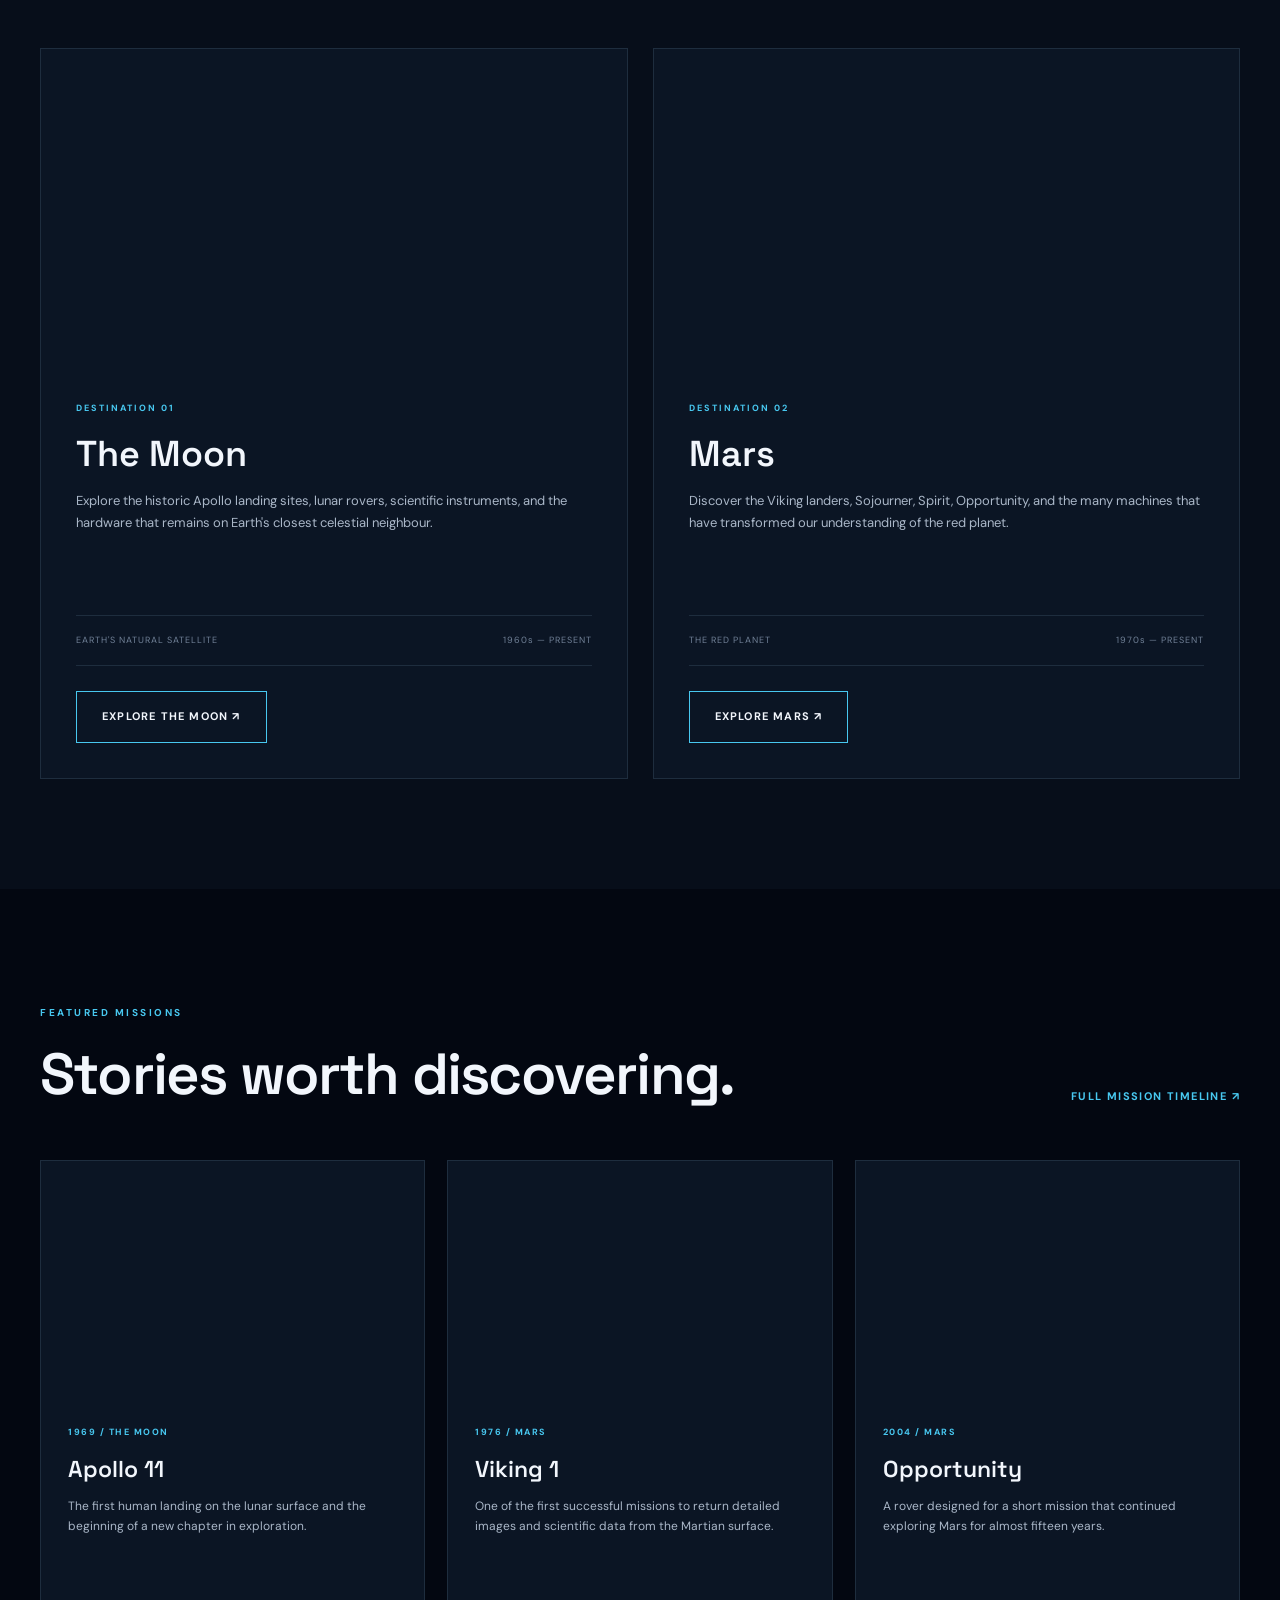
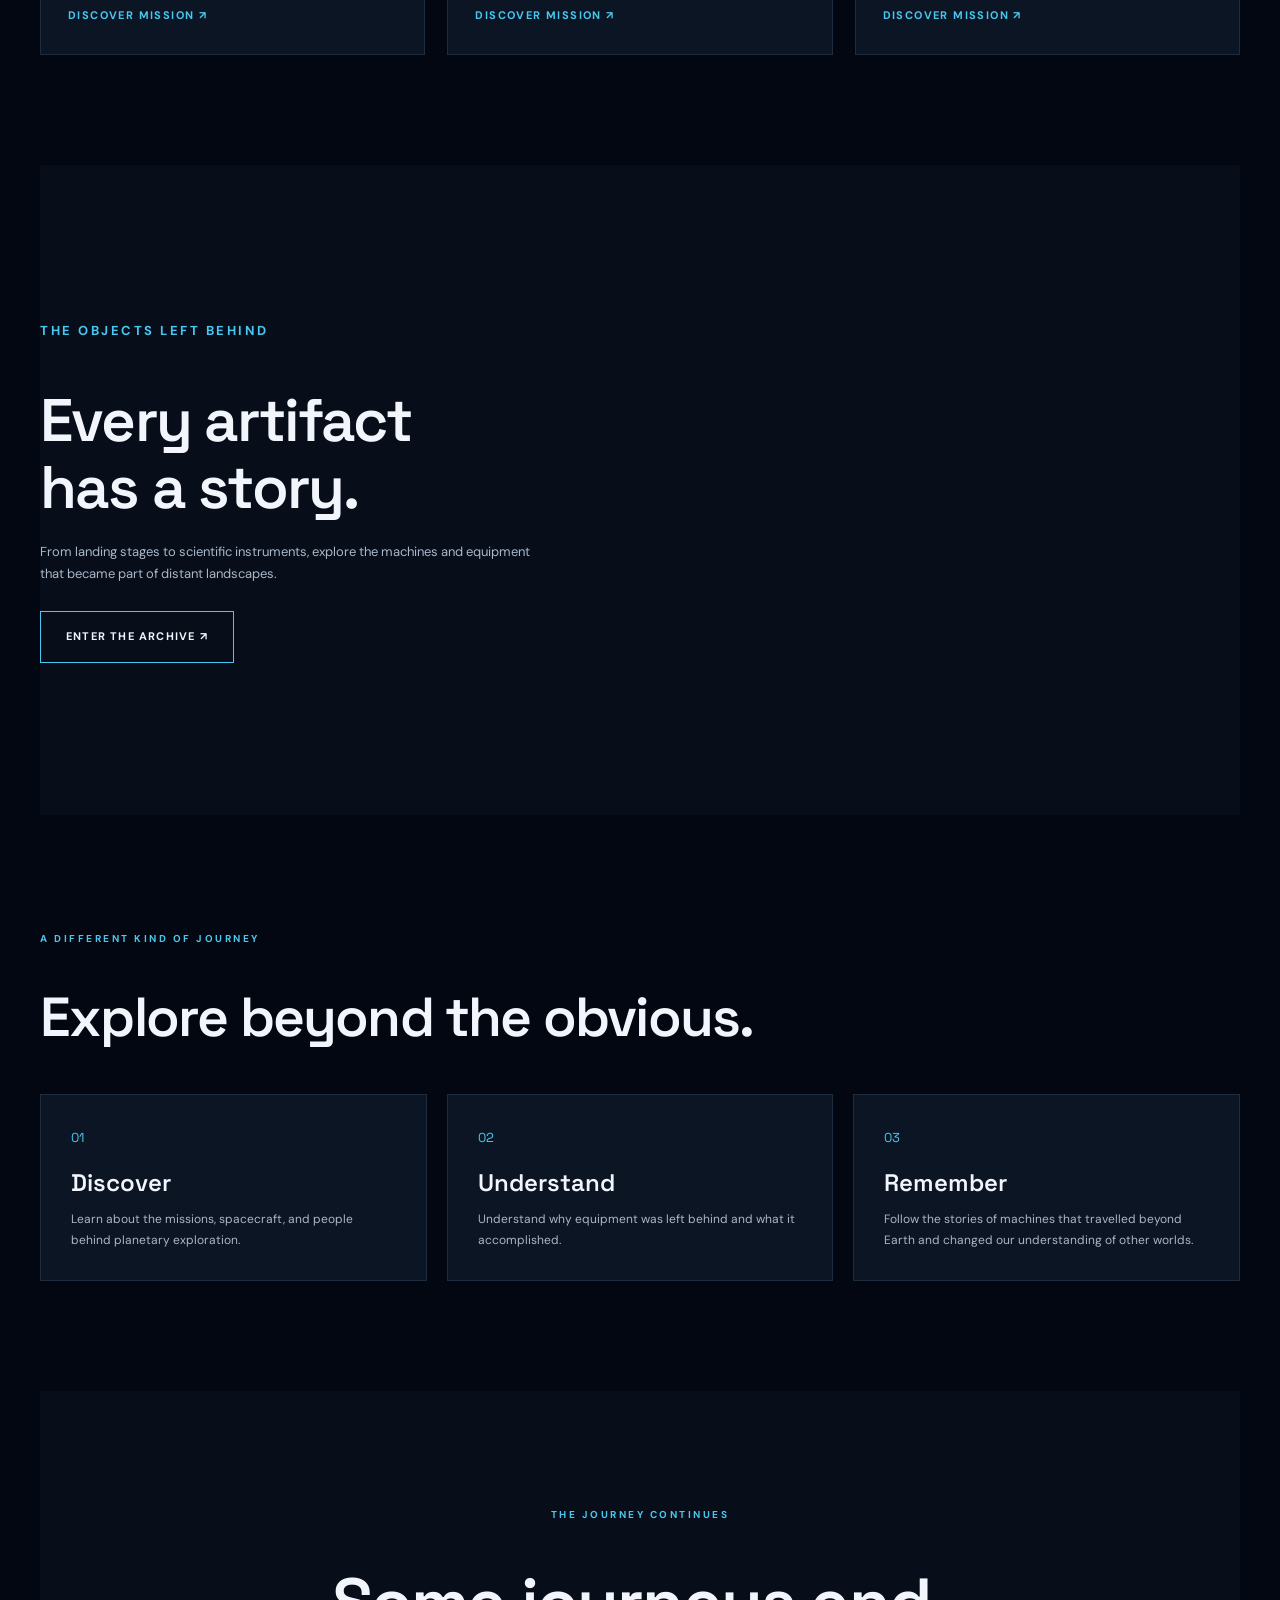
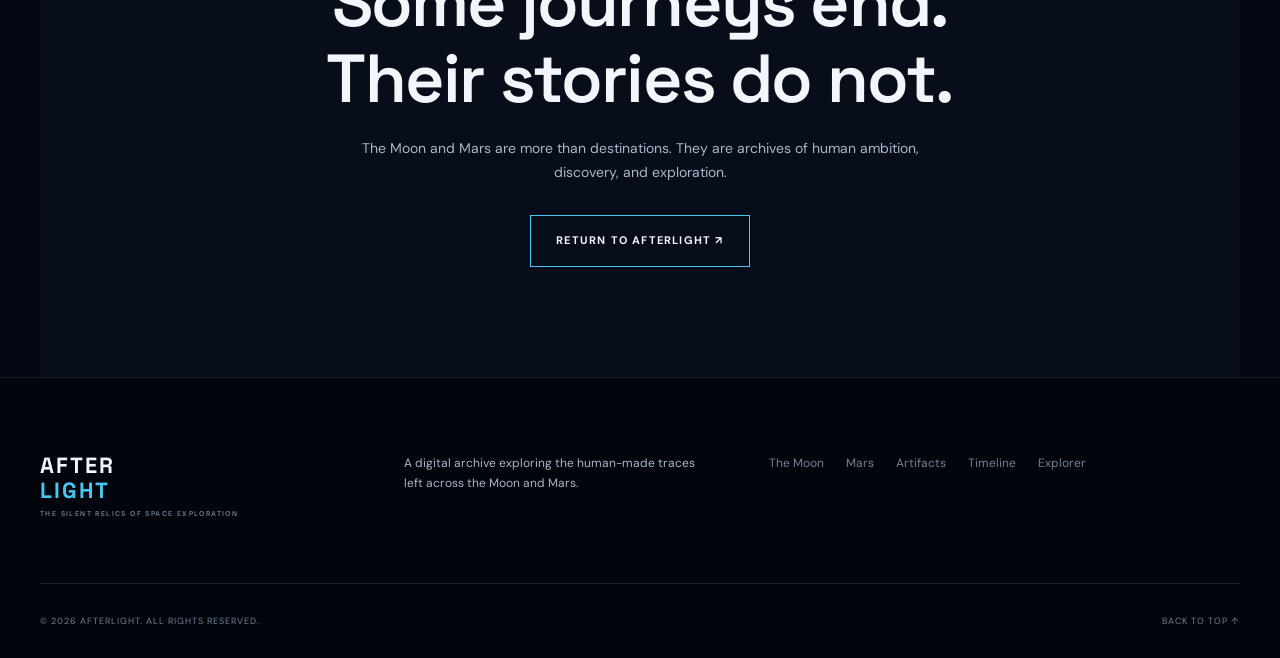
<file: explorer.html>
<!DOCTYPE html>
<html lang="en">
<head>
    <meta charset="UTF-8">
    <meta name="viewport" content="width=device-width, initial-scale=1.0">

    <meta name="description" content="Explore the forgotten machines, historic landing sites, and robotic explorers left across the Moon and Mars.">

    <title>Explorer | AFTERLIGHT</title>

    <link rel="preconnect" href="https://fonts.googleapis.com">
    <link rel="preconnect" href="https://fonts.gstatic.com" crossorigin>

    <link href="https://fonts.googleapis.com/css2?family=DM+Sans:wght@400;500;600;700&family=Space+Grotesk:wght@400;500;600;700&display=swap" rel="stylesheet">

    <link rel="stylesheet" href="style.css">
    <script src="script.js" defer></script>
</head>

<body class="page-explorer">

<a class="skip-link" href="#main-content">Skip to content</a>

<!-- HEADER -->
<header class="site-header">
    <div class="header-inner">

        <a class="site-logo" href="index.html">
            AFTER<span>LIGHT</span>
            <small>THE SILENT RELICS OF SPACE EXPLORATION</small>
        </a>

        <button class="menu-toggle"
                type="button"
                aria-label="Toggle navigation"
                aria-expanded="false"
                aria-controls="primary-navigation">
            <span></span>
            <span></span>
        </button>

        <nav class="primary-navigation"
             id="primary-navigation"
             aria-label="Main navigation">

            <a class="nav-link" href="index.html">Home</a>
            <a class="nav-link" href="moon.html">The Moon</a>
            <a class="nav-link" href="mars.html">Mars</a>
            <a class="nav-link" href="artifacts.html">Artifacts</a>
            <a class="nav-link" href="timeline.html">Timeline</a>
            <a class="nav-link active" href="explorer.html" aria-current="page">Explorer</a>

        </nav>
    </div>
</header>


<main id="main-content">

    <!-- HERO -->
    <section class="page-hero explorer-hero">

        <div class="page-hero-image"
             role="img"
             aria-label="A distant planetary landscape in deep space">
        </div>

        <div class="page-hero-content content-width">

            <p class="eyebrow">
                INTERACTIVE EXPLORATION HUB
            </p>

            <h1>
                Beyond the<br>
                Known<span>.</span>
            </h1>

            <p>
                Choose a world. Discover its history. Follow the traces
                of the machines that travelled farther than humanity
                ever could.
            </p>

            <div class="page-hero-bottom">
                <span>MISSION CONTROL</span>
                <span>YOUR JOURNEY BEGINS HERE</span>
            </div>

        </div>
    </section>


    <!-- INTRO -->
    <section class="content-intro section-padding content-width">

        <div class="section-kicker">
            <span>01</span>
            <span>MISSION CONTROL</span>
        </div>

        <div class="content-intro-copy">

            <p class="eyebrow">CHOOSE YOUR DESTINATION</p>

            <h2>
                Two worlds.<br>
                Countless stories.
            </h2>

            <p>
                The Moon and Mars preserve different chapters of
                human exploration. One holds the remains of historic
                crewed landings and early robotic experiments. The
                other carries the remains of decades of robotic
                missions and scientific discoveries.
            </p>

            <p>
                Begin with either destination and explore the
                spacecraft, landing sites, scientific instruments,
                and mission histories connected to it.
            </p>

        </div>
    </section>


    <!-- DESTINATION SELECTION -->
    <section class="explorer-destinations section-padding">

        <div class="content-width">

            <div class="section-heading-row">

                <div>
                    <p class="eyebrow">SELECT DESTINATION</p>
                    <h2>Where will you explore?</h2>
                </div>

                <p class="section-side-note">
                    Two destinations.<br>
                    One history of exploration.
                </p>

            </div>


            <div class="destination-grid">

                <!-- MOON -->
                <article class="destination-card moon-destination">

                    <div class="destination-image"
                         role="img"
                         aria-label="The Moon and its crater-covered surface">
                    </div>

                    <div class="destination-content">

                        <span class="destination-number">DESTINATION 01</span>

                        <h3>The Moon</h3>

                        <p>
                            Explore the historic Apollo landing sites,
                            lunar rovers, scientific instruments, and
                            the hardware that remains on Earth's
                            closest celestial neighbour.
                        </p>

                        <div class="destination-details">
                            <span>EARTH'S NATURAL SATELLITE</span>
                            <span>1960s — PRESENT</span>
                        </div>

                        <a href="moon.html" class="button button-outline">
                            Explore the Moon ↗
                        </a>

                    </div>
                </article>


                <!-- MARS -->
                <article class="destination-card mars-destination">

                    <div class="destination-image"
                         role="img"
                         aria-label="Mars with its red rocky surface">
                    </div>

                    <div class="destination-content">

                        <span class="destination-number">DESTINATION 02</span>

                        <h3>Mars</h3>

                        <p>
                            Discover the Viking landers, Sojourner,
                            Spirit, Opportunity, and the many machines
                            that have transformed our understanding
                            of the red planet.
                        </p>

                        <div class="destination-details">
                            <span>THE RED PLANET</span>
                            <span>1970s — PRESENT</span>
                        </div>

                        <a href="mars.html" class="button button-outline">
                            Explore Mars ↗
                        </a>

                    </div>
                </article>

            </div>
        </div>
    </section>


    <!-- FEATURED MISSIONS -->
    <section class="explorer-missions section-padding">

        <div class="content-width">

            <div class="section-heading-row">

                <div>
                    <p class="eyebrow">FEATURED MISSIONS</p>
                    <h2>Stories worth discovering.</h2>
                </div>

                <a href="timeline.html" class="text-link">
                    Full mission timeline ↗
                </a>

            </div>


            <div class="explorer-mission-grid">

                <!-- APOLLO 11 -->
                <article class="explorer-mission-card">

                    <div class="explorer-mission-image explorer-apollo"
                         role="img"
                         aria-label="Apollo lunar module on the Moon">
                    </div>

                    <div class="explorer-mission-info">

                        <span>1969 / THE MOON</span>

                        <h3>Apollo 11</h3>

                        <p>
                            The first human landing on the lunar
                            surface and the beginning of a new
                            chapter in exploration.
                        </p>

                        <a href="moon.html#apollo-11" class="text-link">
                            Discover mission ↗
                        </a>

                    </div>
                </article>


                <!-- VIKING -->
                <article class="explorer-mission-card">

                    <div class="explorer-mission-image explorer-viking"
                         role="img"
                         aria-label="Viking lander on Mars">
                    </div>

                    <div class="explorer-mission-info">

                        <span>1976 / MARS</span>

                        <h3>Viking 1</h3>

                        <p>
                            One of the first successful missions
                            to return detailed images and scientific
                            data from the Martian surface.
                        </p>

                        <a href="mars.html" class="text-link">
                            Discover mission ↗
                        </a>

                    </div>
                </article>


                <!-- OPPORTUNITY -->
                <article class="explorer-mission-card">

                    <div class="explorer-mission-image explorer-opportunity"
                         role="img"
                         aria-label="Opportunity rover on Mars">
                    </div>

                    <div class="explorer-mission-info">

                        <span>2004 / MARS</span>

                        <h3>Opportunity</h3>

                        <p>
                            A rover designed for a short mission
                            that continued exploring Mars for
                            almost fifteen years.
                        </p>

                        <a href="mars.html#opportunity" class="text-link">
                            Discover mission ↗
                        </a>

                    </div>
                </article>

            </div>
        </div>
    </section>


    <!-- ARCHIVE ACCESS -->
    <section class="explorer-archive-section section-padding content-width">

        <div class="explorer-archive-content">

            <div>
                <p class="eyebrow">THE OBJECTS LEFT BEHIND</p>

                <h2>
                    Every artifact<br>
                    has a story.
                </h2>

                <p>
                    From landing stages to scientific instruments,
                    explore the machines and equipment that became
                    part of distant landscapes.
                </p>

                <a href="artifacts.html" class="button button-outline">
                    Enter the archive ↗
                </a>
            </div>

            <div class="explorer-archive-visual"
                 role="img"
                 aria-label="A collection of spacecraft equipment in a planetary landscape">
            </div>

        </div>
    </section>


    <!-- EXPLORATION FACTS -->
    <section class="explorer-facts-section section-padding">

        <div class="content-width">

            <p class="eyebrow">A DIFFERENT KIND OF JOURNEY</p>

            <h2>Explore beyond the obvious.</h2>

            <div class="explorer-facts-grid">

                <article class="explorer-fact">
                    <span>01</span>
                    <h3>Discover</h3>
                    <p>
                        Learn about the missions, spacecraft,
                        and people behind planetary exploration.
                    </p>
                </article>

                <article class="explorer-fact">
                    <span>02</span>
                    <h3>Understand</h3>
                    <p>
                        Understand why equipment was left behind
                        and what it accomplished.
                    </p>
                </article>

                <article class="explorer-fact">
                    <span>03</span>
                    <h3>Remember</h3>
                    <p>
                        Follow the stories of machines that
                        travelled beyond Earth and changed
                        our understanding of other worlds.
                    </p>
                </article>

            </div>

        </div>
    </section>


    <!-- FINAL CALL TO ACTION -->
    <section class="explorer-final-section section-padding content-width">

        <p class="eyebrow">THE JOURNEY CONTINUES</p>

        <h2>
            Some journeys end.<br>
            Their stories do not.
        </h2>

        <p>
            The Moon and Mars are more than destinations.
            They are archives of human ambition, discovery,
            and exploration.
        </p>

        <a href="index.html" class="button button-outline">
            Return to AFTERLIGHT ↗
        </a>

    </section>

</main>


<!-- FOOTER -->
<footer class="site-footer">

    <div class="footer-main content-width">

        <a class="site-logo footer-logo" href="index.html">
            AFTER<span>LIGHT</span>
            <small>THE SILENT RELICS OF SPACE EXPLORATION</small>
        </a>

        <p>
            A digital archive exploring the human-made traces
            left across the Moon and Mars.
        </p>

        <div class="footer-navigation">

            <a href="moon.html">The Moon</a>
            <a href="mars.html">Mars</a>
            <a href="artifacts.html">Artifacts</a>
            <a href="timeline.html">Timeline</a>
            <a href="explorer.html">Explorer</a>

        </div>

    </div>

    <div class="footer-bottom content-width">

        <span>
            © 2026 AFTERLIGHT. AN INDEPENDENT STORYTELLING PROJECT.
        </span>

        <a href="#main-content">
            BACK TO TOP ↑
        </a>

    </div>

</footer>

</body>
</html>
</file>
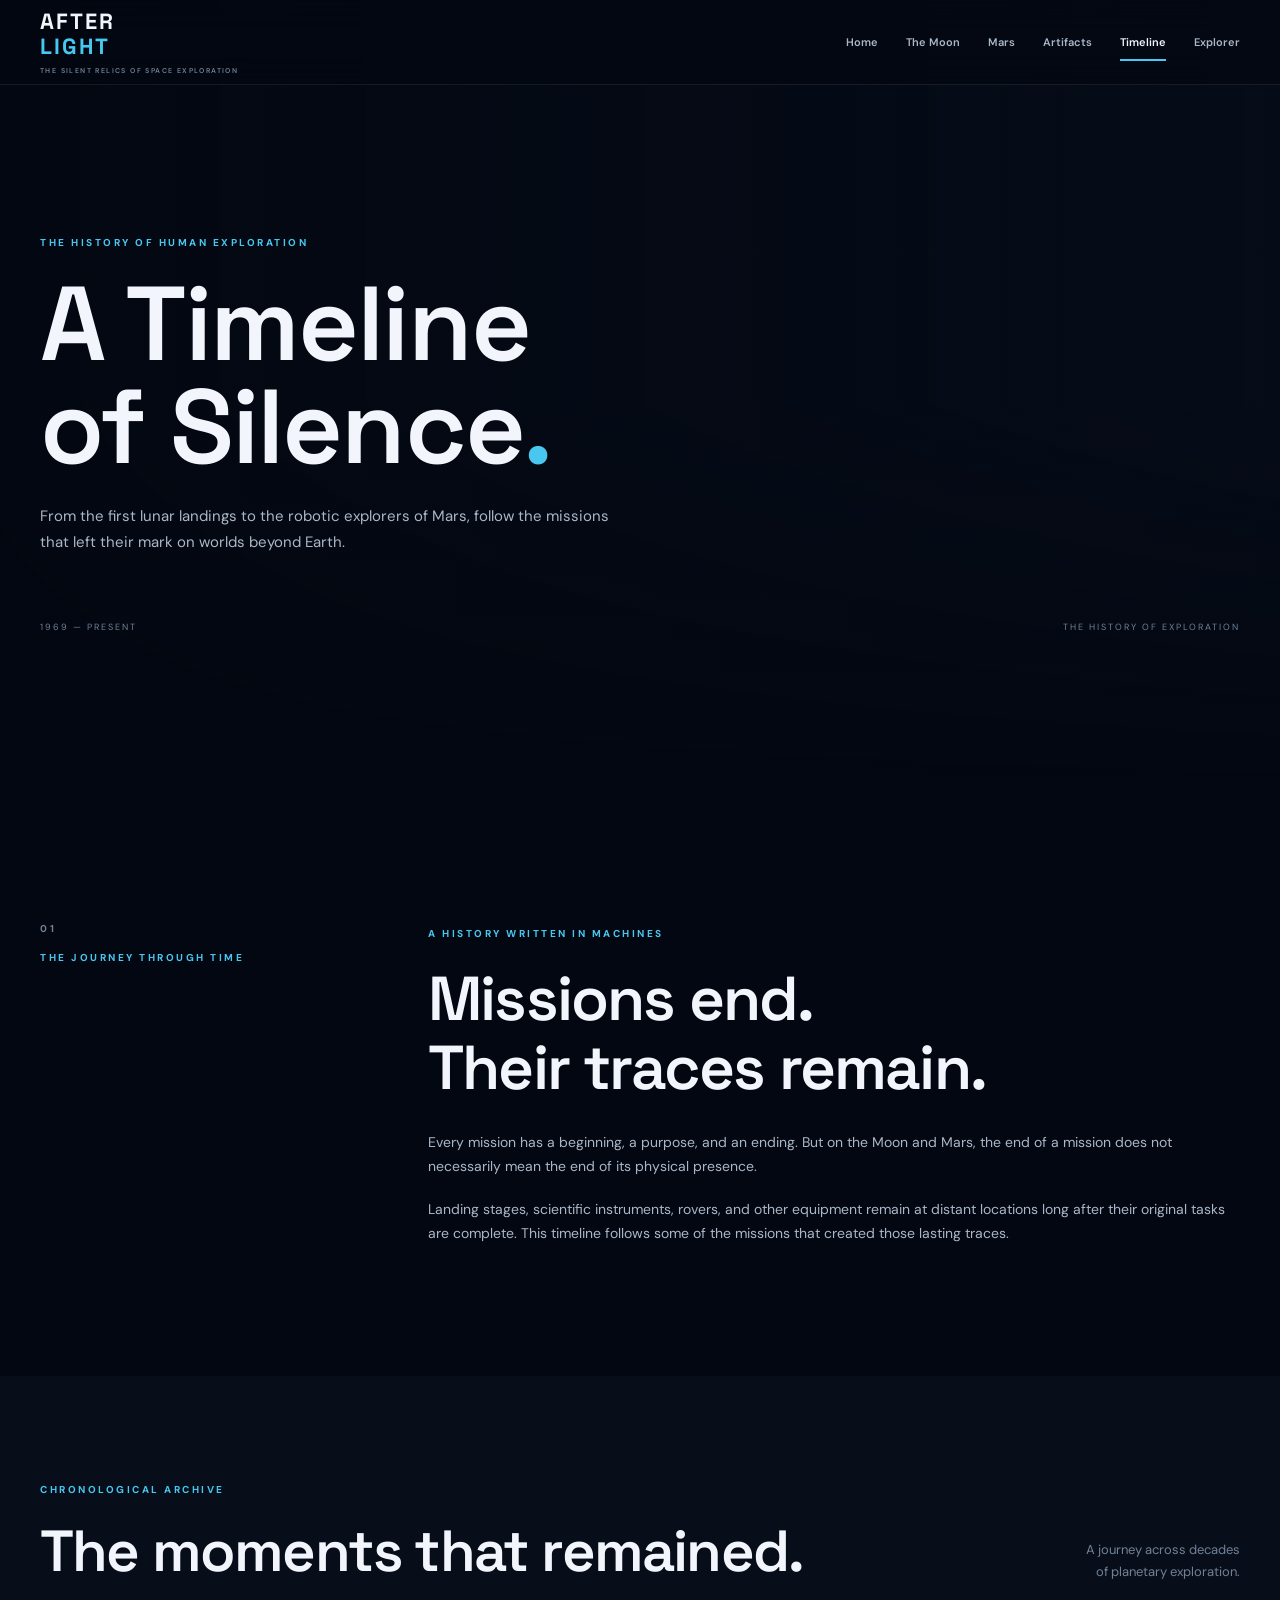
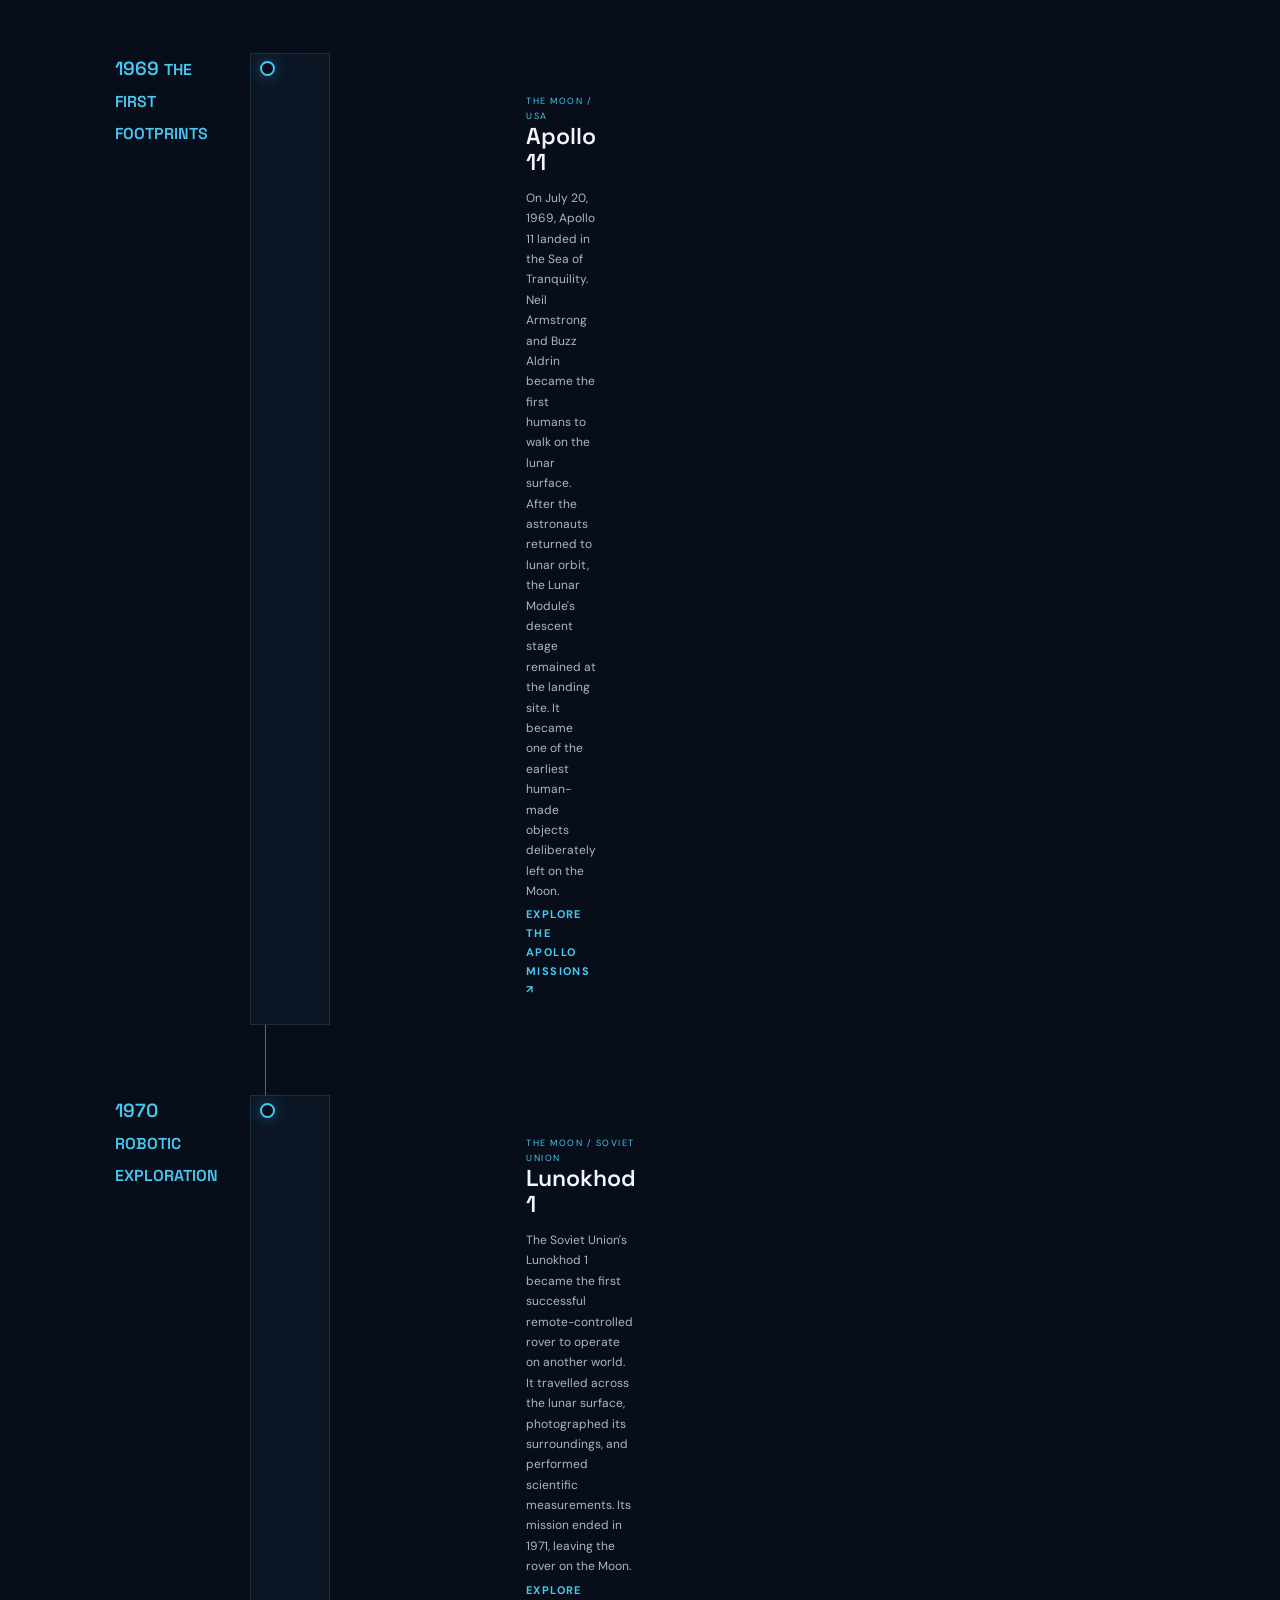
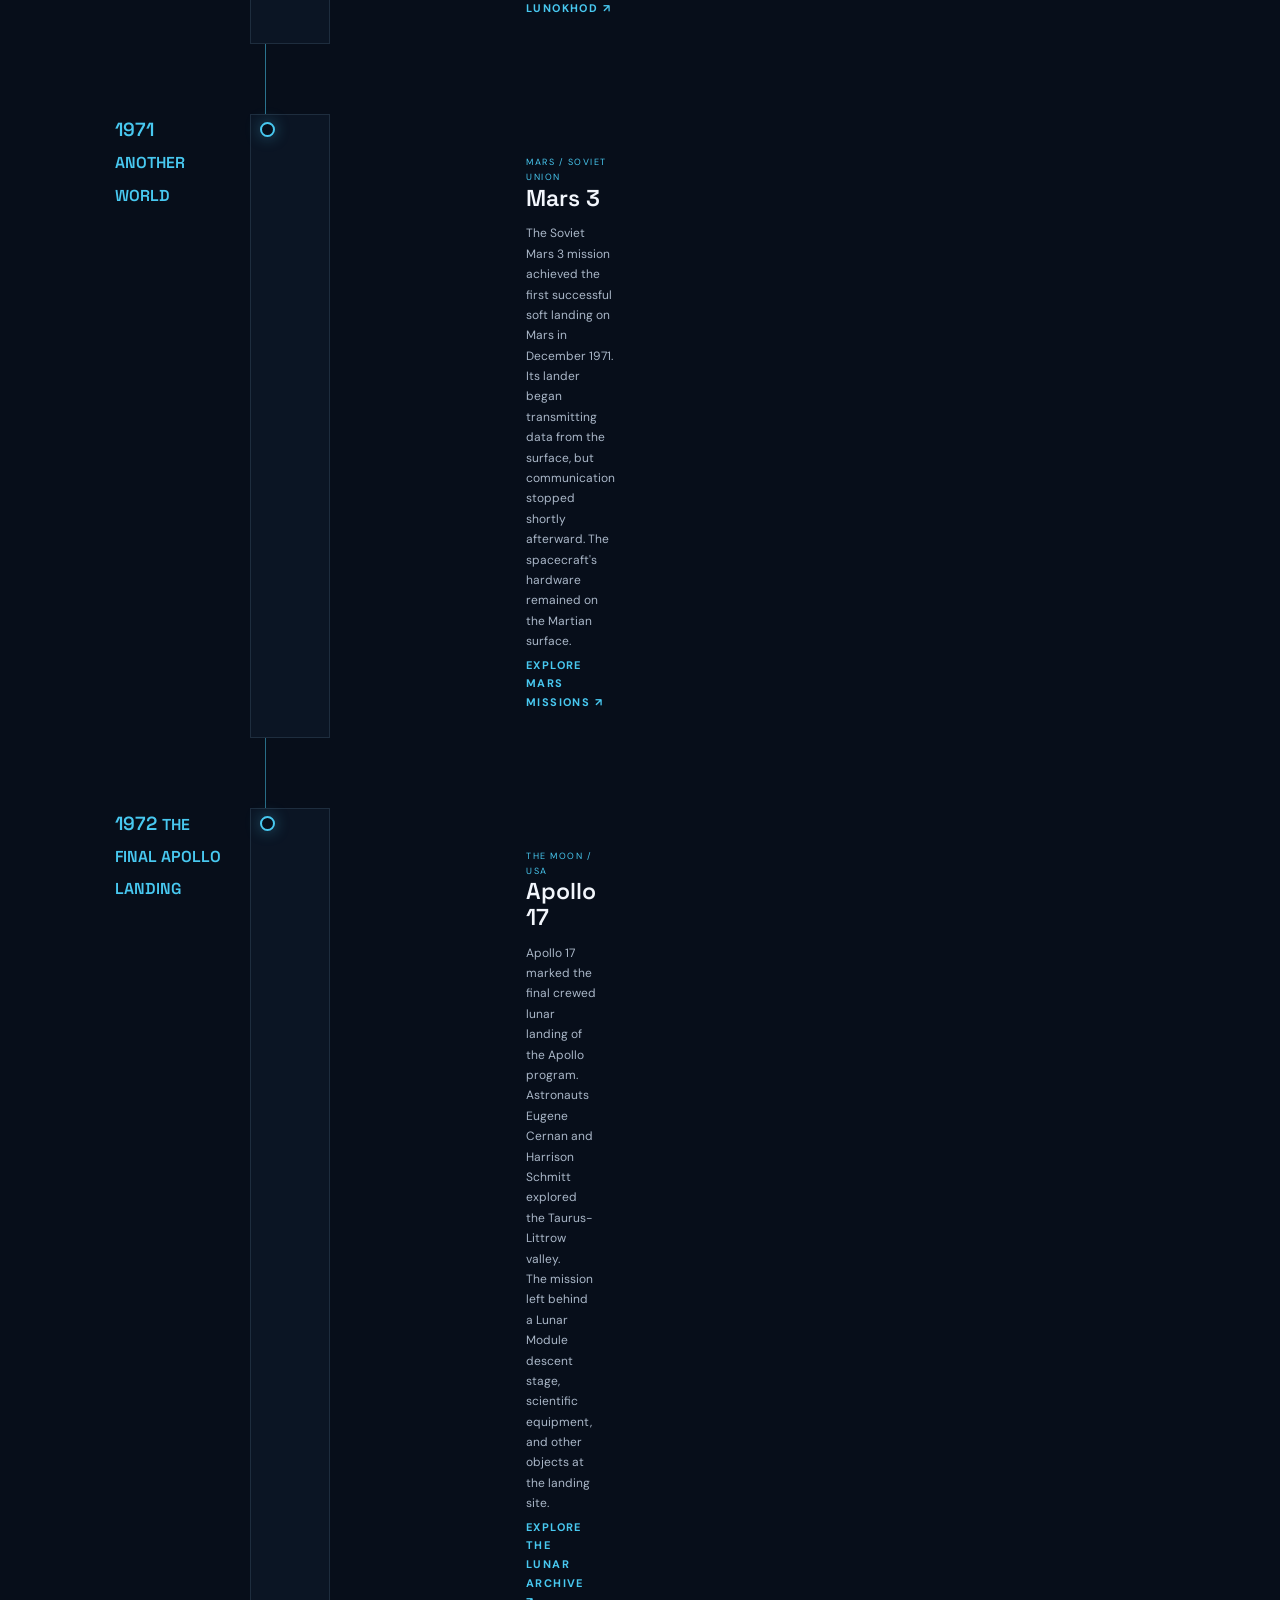
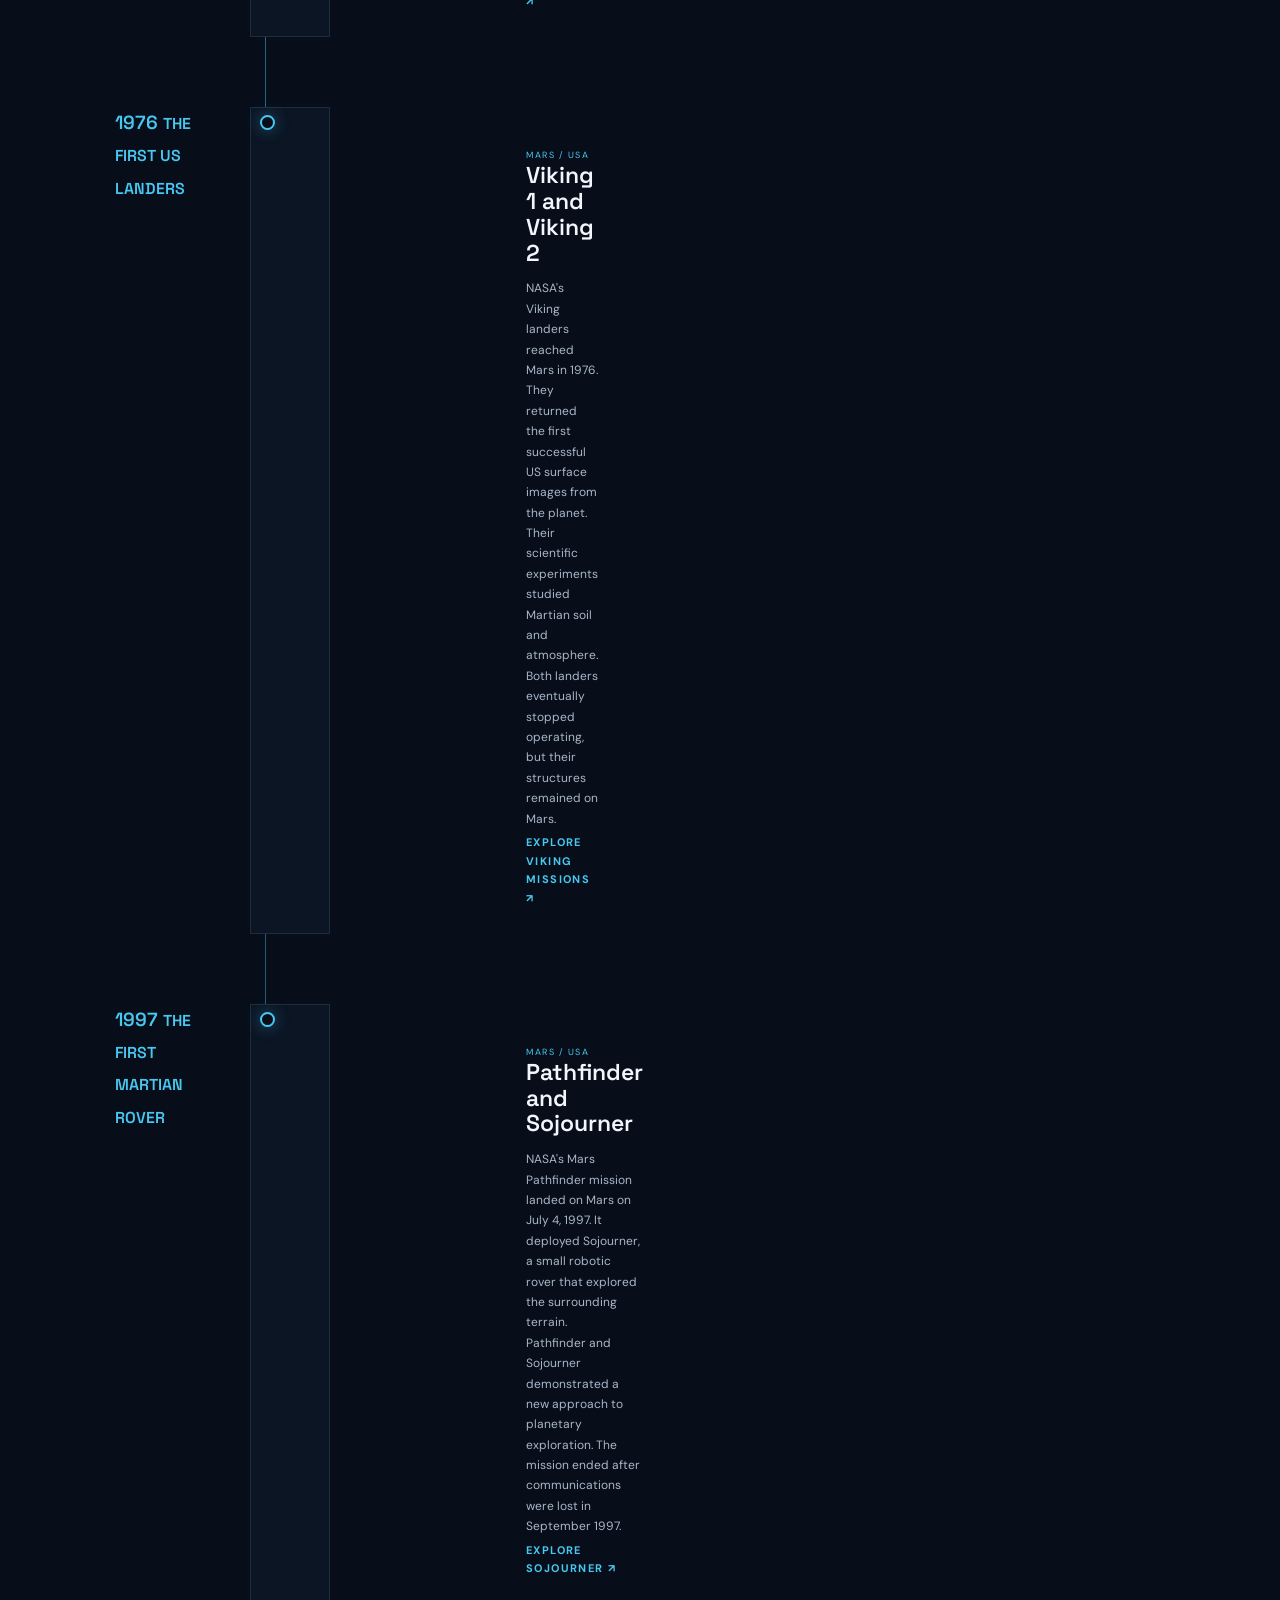
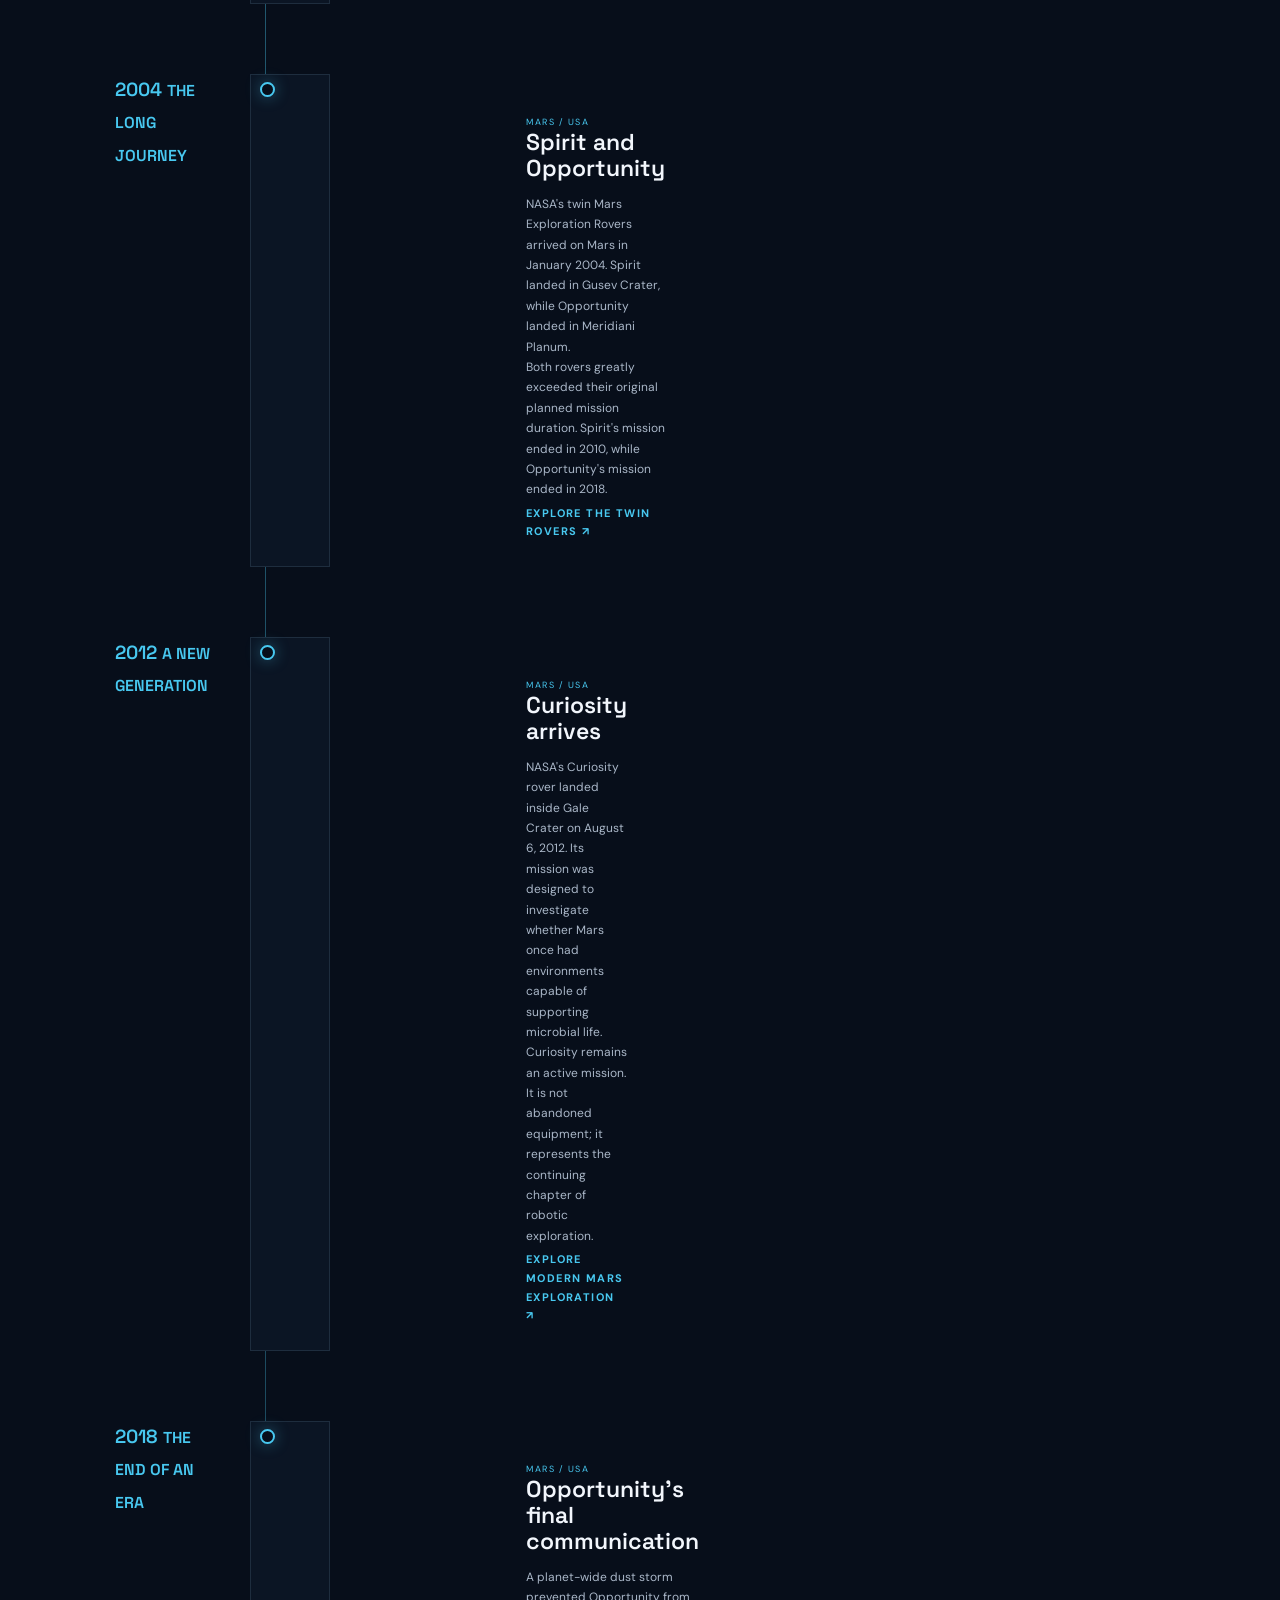
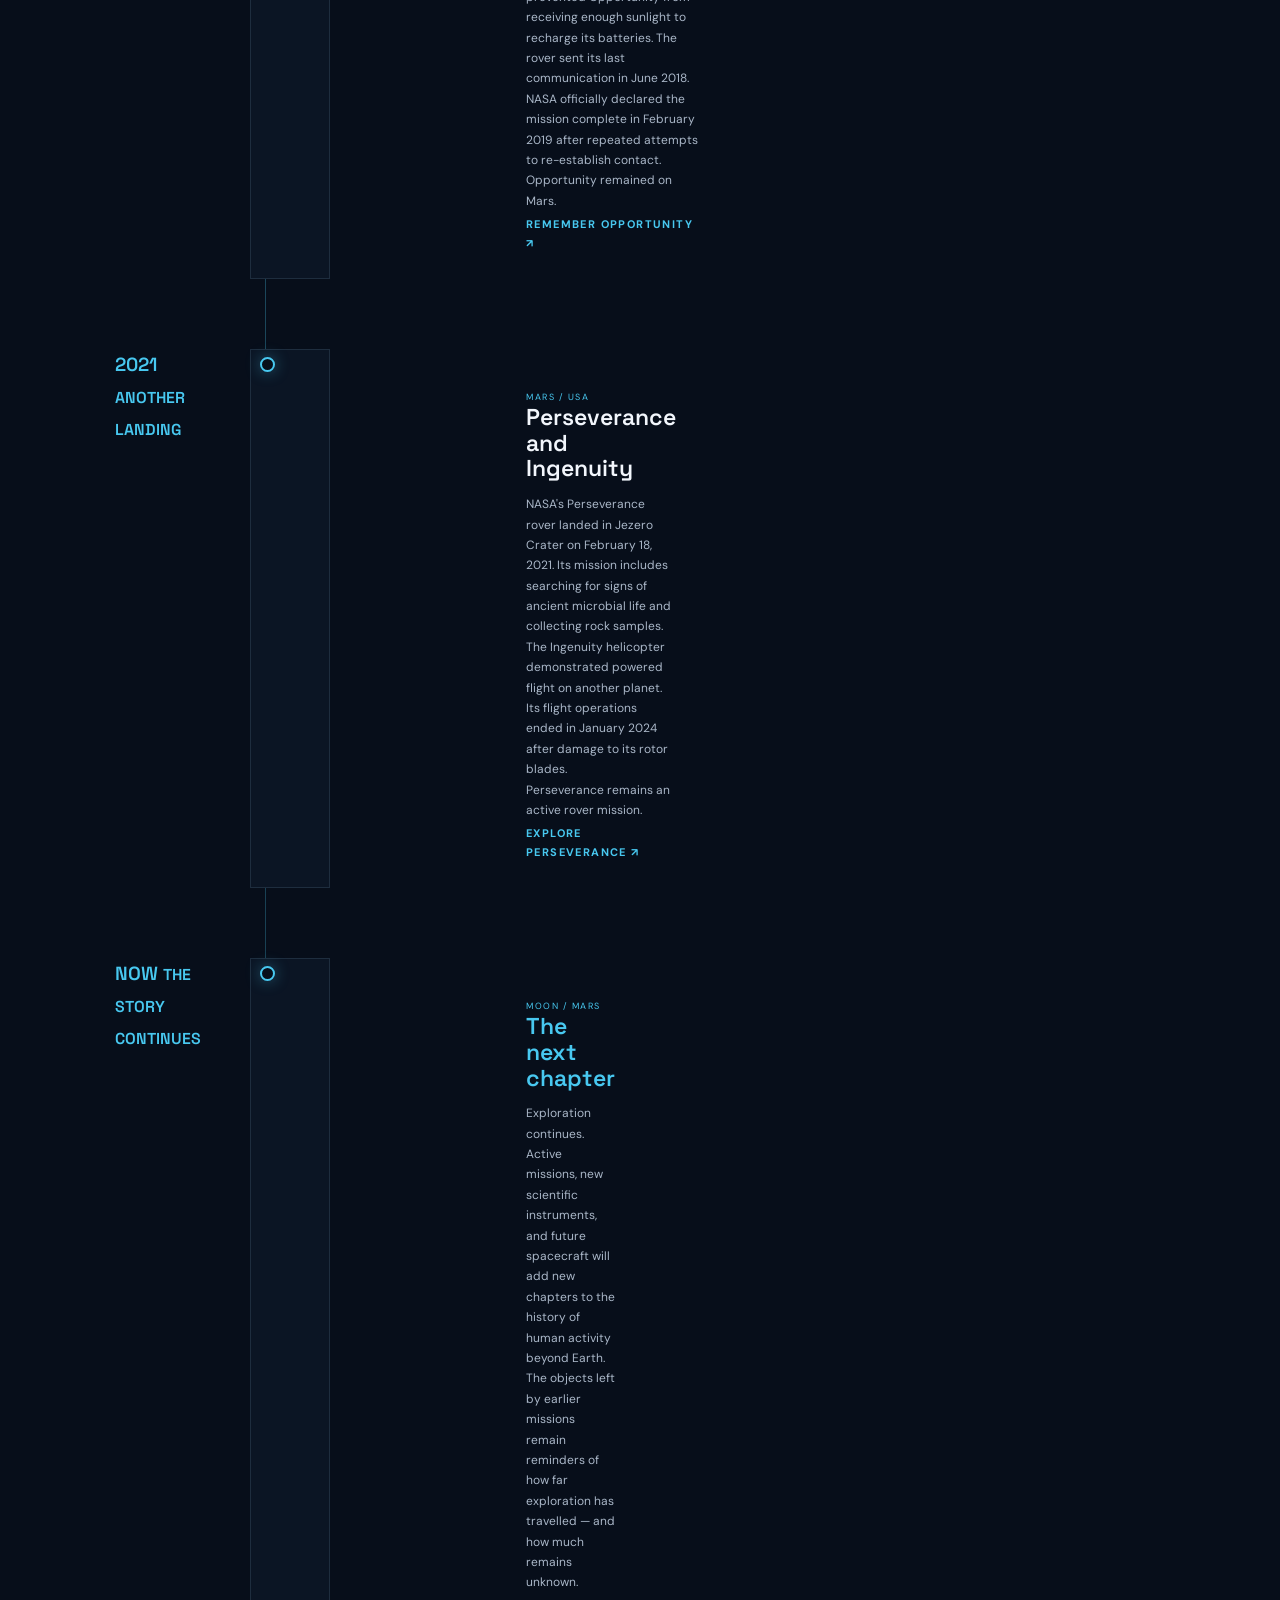
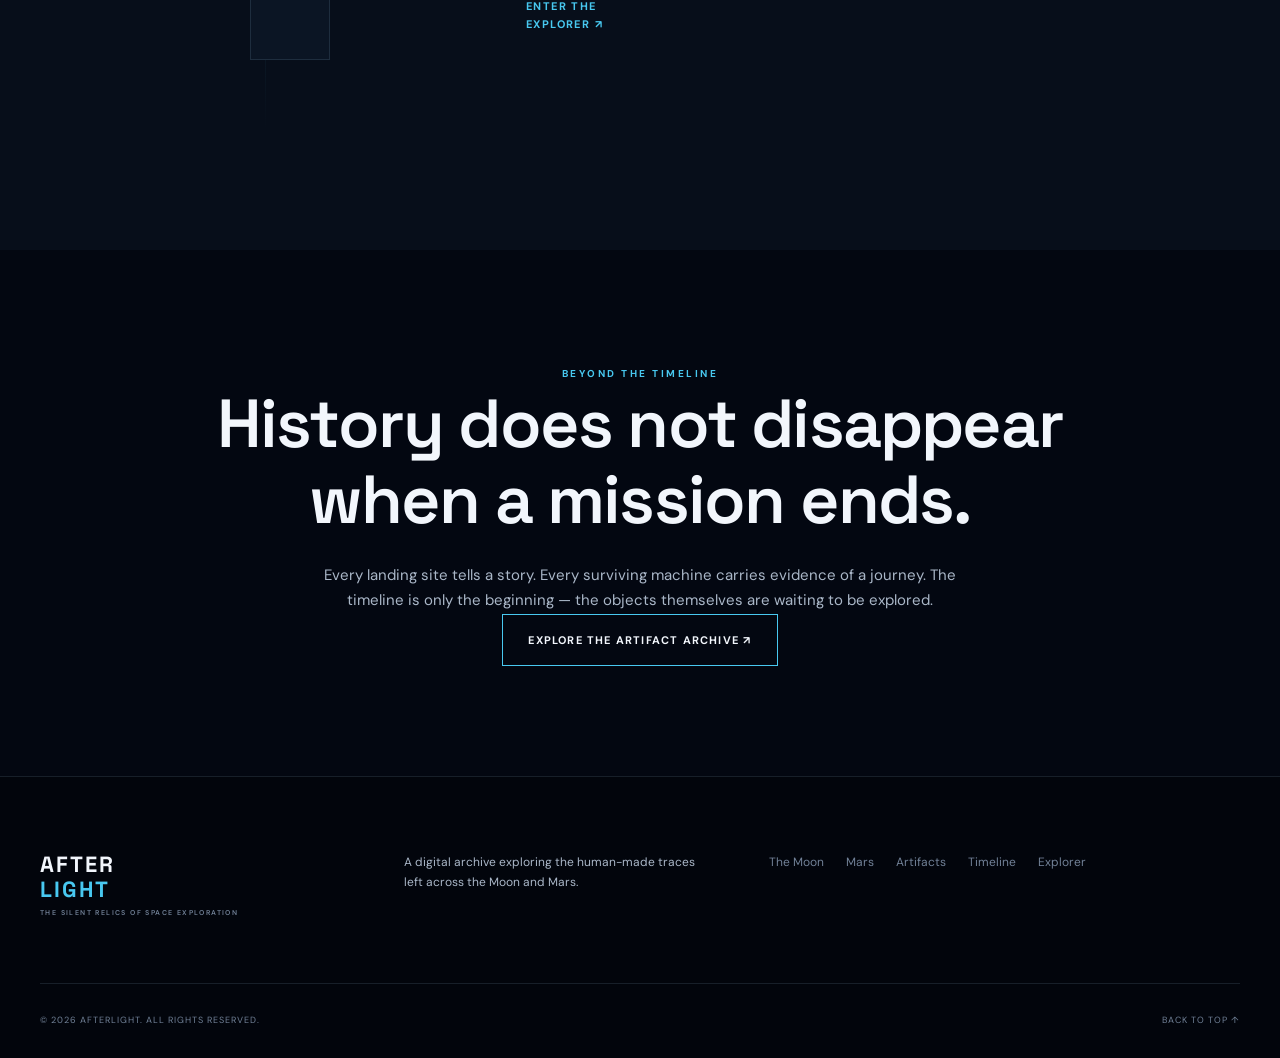
<file: timeline.html>
<!DOCTYPE html>
<html lang="en">
<head>
    <meta charset="UTF-8">
    <meta name="viewport" content="width=device-width, initial-scale=1.0">

    <meta name="description" content="Explore the history of human exploration on the Moon and Mars through the machines and equipment left behind.">

    <title>Mission Timeline | AFTERLIGHT</title>

    <link rel="preconnect" href="https://fonts.googleapis.com">
    <link rel="preconnect" href="https://fonts.gstatic.com" crossorigin>

    <link href="https://fonts.googleapis.com/css2?family=DM+Sans:wght@400;500;600;700&family=Space+Grotesk:wght@400;500;600;700&display=swap" rel="stylesheet">

    <link rel="stylesheet" href="style.css">
    <script src="script.js" defer></script>
</head>

<body class="page-timeline">

<a class="skip-link" href="#main-content">Skip to content</a>

<!-- HEADER -->
<header class="site-header">
    <div class="header-inner">

        <a class="site-logo" href="index.html">
            AFTER<span>LIGHT</span>
            <small>THE SILENT RELICS OF SPACE EXPLORATION</small>
        </a>

        <button class="menu-toggle"
                type="button"
                aria-label="Toggle navigation"
                aria-expanded="false"
                aria-controls="primary-navigation">
            <span></span>
            <span></span>
        </button>

        <nav class="primary-navigation"
             id="primary-navigation"
             aria-label="Main navigation">

            <a class="nav-link" href="index.html">Home</a>
            <a class="nav-link" href="moon.html">The Moon</a>
            <a class="nav-link" href="mars.html">Mars</a>
            <a class="nav-link" href="artifacts.html">Artifacts</a>
            <a class="nav-link active" href="timeline.html" aria-current="page">Timeline</a>
            <a class="nav-link" href="explorer.html">Explorer</a>

        </nav>
    </div>
</header>


<main id="main-content">

    <!-- HERO -->
    <section class="page-hero timeline-hero">

        <div class="page-hero-image"
             role="img"
             aria-label="Planetary exploration spacecraft in deep space">
        </div>

        <div class="page-hero-content content-width">

            <p class="eyebrow">
                THE HISTORY OF HUMAN EXPLORATION
            </p>

            <h1>
                A Timeline<br>
                of Silence<span>.</span>
            </h1>

            <p>
                From the first lunar landings to the robotic explorers
                of Mars, follow the missions that left their mark
                on worlds beyond Earth.
            </p>

            <div class="page-hero-bottom">
                <span>1969 — PRESENT</span>
                <span>THE HISTORY OF EXPLORATION</span>
            </div>

        </div>
    </section>


    <!-- INTRO -->
    <section class="content-intro section-padding content-width">

        <div class="section-kicker">
            <span>01</span>
            <span>THE JOURNEY THROUGH TIME</span>
        </div>

        <div class="content-intro-copy">

            <p class="eyebrow">A HISTORY WRITTEN IN MACHINES</p>

            <h2>
                Missions end.<br>
                Their traces remain.
            </h2>

            <p>
                Every mission has a beginning, a purpose, and an ending.
                But on the Moon and Mars, the end of a mission does not
                necessarily mean the end of its physical presence.
            </p>

            <p>
                Landing stages, scientific instruments, rovers, and
                other equipment remain at distant locations long after
                their original tasks are complete. This timeline follows
                some of the missions that created those lasting traces.
            </p>

        </div>
    </section>


    <!-- TIMELINE -->
    <section class="timeline-section section-padding">

        <div class="content-width">

            <div class="section-heading-row">

                <div>
                    <p class="eyebrow">CHRONOLOGICAL ARCHIVE</p>
                    <h2>The moments that remained.</h2>
                </div>

                <p class="section-side-note">
                    A journey across decades<br>
                    of planetary exploration.
                </p>

            </div>


            <div class="timeline-list">


                <!-- 1969 -->
                <article class="timeline-entry" id="1969">

                    <div class="timeline-year">
                        <span>1969</span>
                        <small>THE FIRST FOOTPRINTS</small>
                    </div>

                    <div class="timeline-content">

                        <div class="timeline-image timeline-apollo"
                             role="img"
                             aria-label="Apollo 11 lunar landing">
                        </div>

                        <div class="timeline-text">

                            <span class="timeline-location">THE MOON / USA</span>

                            <h3>Apollo 11</h3>

                            <p>
                                On July 20, 1969, Apollo 11 landed in the
                                Sea of Tranquility. Neil Armstrong and
                                Buzz Aldrin became the first humans to
                                walk on the lunar surface.
                            </p>

                            <p>
                                After the astronauts returned to lunar
                                orbit, the Lunar Module's descent stage
                                remained at the landing site. It became
                                one of the earliest human-made objects
                                deliberately left on the Moon.
                            </p>

                            <a href="moon.html#apollo-11" class="text-link">
                                Explore the Apollo missions ↗
                            </a>

                        </div>
                    </div>
                </article>


                <!-- 1970 -->
                <article class="timeline-entry" id="1970">

                    <div class="timeline-year">
                        <span>1970</span>
                        <small>ROBOTIC EXPLORATION</small>
                    </div>

                    <div class="timeline-content">

                        <div class="timeline-image timeline-lunokhod"
                             role="img"
                             aria-label="Lunokhod 1 lunar rover">
                        </div>

                        <div class="timeline-text">

                            <span class="timeline-location">THE MOON / SOVIET UNION</span>

                            <h3>Lunokhod 1</h3>

                            <p>
                                The Soviet Union's Lunokhod 1 became
                                the first successful remote-controlled
                                rover to operate on another world.
                            </p>

                            <p>
                                It travelled across the lunar surface,
                                photographed its surroundings, and
                                performed scientific measurements.
                                Its mission ended in 1971, leaving the
                                rover on the Moon.
                            </p>

                            <a href="moon.html#lunokhod" class="text-link">
                                Explore Lunokhod ↗
                            </a>

                        </div>
                    </div>
                </article>


                <!-- 1971 -->
                <article class="timeline-entry" id="1971">

                    <div class="timeline-year">
                        <span>1971</span>
                        <small>ANOTHER WORLD</small>
                    </div>

                    <div class="timeline-content">

                        <div class="timeline-image timeline-mars-3"
                             role="img"
                             aria-label="Mars 3 spacecraft concept">
                        </div>

                        <div class="timeline-text">

                            <span class="timeline-location">MARS / SOVIET UNION</span>

                            <h3>Mars 3</h3>

                            <p>
                                The Soviet Mars 3 mission achieved
                                the first successful soft landing
                                on Mars in December 1971.
                            </p>

                            <p>
                                Its lander began transmitting data
                                from the surface, but communication
                                stopped shortly afterward. The
                                spacecraft's hardware remained
                                on the Martian surface.
                            </p>

                            <a href="mars.html" class="text-link">
                                Explore Mars missions ↗
                            </a>

                        </div>
                    </div>
                </article>


                <!-- 1972 -->
                <article class="timeline-entry" id="1972">

                    <div class="timeline-year">
                        <span>1972</span>
                        <small>THE FINAL APOLLO LANDING</small>
                    </div>

                    <div class="timeline-content">

                        <div class="timeline-image timeline-apollo-17"
                             role="img"
                             aria-label="Apollo 17 lunar surface mission">
                        </div>

                        <div class="timeline-text">

                            <span class="timeline-location">THE MOON / USA</span>

                            <h3>Apollo 17</h3>

                            <p>
                                Apollo 17 marked the final crewed
                                lunar landing of the Apollo program.
                                Astronauts Eugene Cernan and Harrison
                                Schmitt explored the Taurus-Littrow valley.
                            </p>

                            <p>
                                The mission left behind a Lunar Module
                                descent stage, scientific equipment,
                                and other objects at the landing site.
                            </p>

                            <a href="moon.html" class="text-link">
                                Explore the lunar archive ↗
                            </a>

                        </div>
                    </div>
                </article>


                <!-- 1976 -->
                <article class="timeline-entry" id="1976">

                    <div class="timeline-year">
                        <span>1976</span>
                        <small>THE FIRST US LANDERS</small>
                    </div>

                    <div class="timeline-content">

                        <div class="timeline-image timeline-viking"
                             role="img"
                             aria-label="Viking 1 Mars lander">
                        </div>

                        <div class="timeline-text">

                            <span class="timeline-location">MARS / USA</span>

                            <h3>Viking 1 and Viking 2</h3>

                            <p>
                                NASA's Viking landers reached Mars
                                in 1976. They returned the first
                                successful US surface images from
                                the planet.
                            </p>

                            <p>
                                Their scientific experiments studied
                                Martian soil and atmosphere. Both
                                landers eventually stopped operating,
                                but their structures remained on Mars.
                            </p>

                            <a href="mars.html" class="text-link">
                                Explore Viking missions ↗
                            </a>

                        </div>
                    </div>
                </article>


                <!-- 1997 -->
                <article class="timeline-entry" id="1997">

                    <div class="timeline-year">
                        <span>1997</span>
                        <small>THE FIRST MARTIAN ROVER</small>
                    </div>

                    <div class="timeline-content">

                        <div class="timeline-image timeline-sojourner"
                             role="img"
                             aria-label="Sojourner rover on Mars">
                        </div>

                        <div class="timeline-text">

                            <span class="timeline-location">MARS / USA</span>

                            <h3>Pathfinder and Sojourner</h3>

                            <p>
                                NASA's Mars Pathfinder mission landed
                                on Mars on July 4, 1997. It deployed
                                Sojourner, a small robotic rover that
                                explored the surrounding terrain.
                            </p>

                            <p>
                                Pathfinder and Sojourner demonstrated
                                a new approach to planetary exploration.
                                The mission ended after communications
                                were lost in September 1997.
                            </p>

                            <a href="mars.html#sojourner" class="text-link">
                                Explore Sojourner ↗
                            </a>

                        </div>
                    </div>
                </article>


                <!-- 2004 -->
                <article class="timeline-entry" id="2004">

                    <div class="timeline-year">
                        <span>2004</span>
                        <small>THE LONG JOURNEY</small>
                    </div>

                    <div class="timeline-content">

                        <div class="timeline-image timeline-mer"
                             role="img"
                             aria-label="Spirit and Opportunity Mars rovers">
                        </div>

                        <div class="timeline-text">

                            <span class="timeline-location">MARS / USA</span>

                            <h3>Spirit and Opportunity</h3>

                            <p>
                                NASA's twin Mars Exploration Rovers
                                arrived on Mars in January 2004.
                                Spirit landed in Gusev Crater, while
                                Opportunity landed in Meridiani Planum.
                            </p>

                            <p>
                                Both rovers greatly exceeded their
                                original planned mission duration.
                                Spirit's mission ended in 2010, while
                                Opportunity's mission ended in 2018.
                            </p>

                            <a href="mars.html#spirit" class="text-link">
                                Explore the twin rovers ↗
                            </a>

                        </div>
                    </div>
                </article>


                <!-- 2012 -->
                <article class="timeline-entry" id="2012">

                    <div class="timeline-year">
                        <span>2012</span>
                        <small>A NEW GENERATION</small>
                    </div>

                    <div class="timeline-content">

                        <div class="timeline-image timeline-curiosity"
                             role="img"
                             aria-label="Curiosity rover on Mars">
                        </div>

                        <div class="timeline-text">

                            <span class="timeline-location">MARS / USA</span>

                            <h3>Curiosity arrives</h3>

                            <p>
                                NASA's Curiosity rover landed inside
                                Gale Crater on August 6, 2012.
                                Its mission was designed to investigate
                                whether Mars once had environments
                                capable of supporting microbial life.
                            </p>

                            <p>
                                Curiosity remains an active mission.
                                It is not abandoned equipment; it
                                represents the continuing chapter
                                of robotic exploration.
                            </p>

                            <a href="mars.html" class="text-link">
                                Explore modern Mars exploration ↗
                            </a>

                        </div>
                    </div>
                </article>


                <!-- 2018 -->
                <article class="timeline-entry" id="2018">

                    <div class="timeline-year">
                        <span>2018</span>
                        <small>THE END OF AN ERA</small>
                    </div>

                    <div class="timeline-content">

                        <div class="timeline-image timeline-opportunity"
                             role="img"
                             aria-label="Opportunity rover on Mars">
                        </div>

                        <div class="timeline-text">

                            <span class="timeline-location">MARS / USA</span>

                            <h3>Opportunity's final communication</h3>

                            <p>
                                A planet-wide dust storm prevented
                                Opportunity from receiving enough
                                sunlight to recharge its batteries.
                                The rover sent its last communication
                                in June 2018.
                            </p>

                            <p>
                                NASA officially declared the mission
                                complete in February 2019 after
                                repeated attempts to re-establish contact.
                                Opportunity remained on Mars.
                            </p>

                            <a href="mars.html#opportunity" class="text-link">
                                Remember Opportunity ↗
                            </a>

                        </div>
                    </div>
                </article>


                <!-- 2021 -->
                <article class="timeline-entry" id="2021">

                    <div class="timeline-year">
                        <span>2021</span>
                        <small>ANOTHER LANDING</small>
                    </div>

                    <div class="timeline-content">

                        <div class="timeline-image timeline-perseverance"
                             role="img"
                             aria-label="Perseverance rover on Mars">
                        </div>

                        <div class="timeline-text">

                            <span class="timeline-location">MARS / USA</span>

                            <h3>Perseverance and Ingenuity</h3>

                            <p>
                                NASA's Perseverance rover landed in
                                Jezero Crater on February 18, 2021.
                                Its mission includes searching for
                                signs of ancient microbial life and
                                collecting rock samples.
                            </p>

                            <p>
                                The Ingenuity helicopter demonstrated
                                powered flight on another planet.
                                Its flight operations ended in January
                                2024 after damage to its rotor blades.
                            </p>

                            <p>
                                Perseverance remains an active rover
                                mission.
                            </p>

                            <a href="mars.html" class="text-link">
                                Explore Perseverance ↗
                            </a>

                        </div>
                    </div>
                </article>


                <!-- PRESENT -->
                <article class="timeline-entry timeline-current" id="present">

                    <div class="timeline-year">
                        <span>NOW</span>
                        <small>THE STORY CONTINUES</small>
                    </div>

                    <div class="timeline-content">

                        <div class="timeline-image timeline-present"
                             role="img"
                             aria-label="Mars landscape under a distant sky">
                        </div>

                        <div class="timeline-text">

                            <span class="timeline-location">MOON / MARS</span>

                            <h3>The next chapter</h3>

                            <p>
                                Exploration continues. Active missions,
                                new scientific instruments, and future
                                spacecraft will add new chapters to
                                the history of human activity beyond Earth.
                            </p>

                            <p>
                                The objects left by earlier missions
                                remain reminders of how far exploration
                                has travelled — and how much remains
                                unknown.
                            </p>

                            <a href="explorer.html" class="text-link">
                                Enter the explorer ↗
                            </a>

                        </div>
                    </div>
                </article>


            </div>
        </div>
    </section>


    <!-- CLOSING SECTION -->
    <section class="timeline-closing-section section-padding content-width">

        <p class="eyebrow">BEYOND THE TIMELINE</p>

        <h2>
            History does not disappear<br>
            when a mission ends.
        </h2>

        <p>
            Every landing site tells a story. Every surviving machine
            carries evidence of a journey. The timeline is only the
            beginning — the objects themselves are waiting to be explored.
        </p>

        <a href="artifacts.html" class="button button-outline">
            Explore the artifact archive ↗
        </a>

    </section>

</main>


<!-- FOOTER -->
<footer class="site-footer">

    <div class="footer-main content-width">

        <a class="site-logo footer-logo" href="index.html">
            AFTER<span>LIGHT</span>
            <small>THE SILENT RELICS OF SPACE EXPLORATION</small>
        </a>

        <p>
            A digital archive exploring the human-made traces
            left across the Moon and Mars.
        </p>

        <div class="footer-navigation">

            <a href="moon.html">The Moon</a>
            <a href="mars.html">Mars</a>
            <a href="artifacts.html">Artifacts</a>
            <a href="timeline.html">Timeline</a>
            <a href="explorer.html">Explorer</a>

        </div>

    </div>

    <div class="footer-bottom content-width">

        <span>
            © 2026 AFTERLIGHT. AN INDEPENDENT STORYTELLING PROJECT.
        </span>

        <a href="#main-content">
            BACK TO TOP ↑
        </a>

    </div>

</footer>

</body>
</html>
</file>
<file: style.css>
/* =========================================================
   AFTERLIGHT — COMPLETE PREMIUM GLOBAL STYLESHEET
   Space Exploration Archive
   Home | Moon | Mars | Artifacts | Timeline | Explorer
========================================================= */

/* =========================================================
   01. ROOT VARIABLES
========================================================= */

:root {
    --bg: #030711;
    --bg-secondary: #070e1a;
    --bg-card: #0b1524;
    --bg-light: #101d2e;

    --cyan: #48c8f0;
    --blue: #1689c9;
    --blue-soft: rgba(72, 200, 240, .12);

    --white: #f2f6fc;
    --text: #aab7c8;
    --muted: #718197;

    --border: rgba(150, 190, 220, .14);
    --border-light: rgba(255, 255, 255, .08);

    --font-main: "DM Sans", sans-serif;
    --font-heading: "Space Grotesk", sans-serif;

    --container: 1200px;
    --header-height: 84px;

    --transition: .35s ease;
    --shadow: 0 20px 60px rgba(0, 0, 0, .35);
}

/* =========================================================
   02. RESET & GLOBAL
========================================================= */

* {
    margin: 0;
    padding: 0;
    box-sizing: border-box;
}

html {
    scroll-behavior: smooth;
    scroll-padding-top: 100px;
}

body {
    background: var(--bg);
    color: var(--white);
    font-family: var(--font-main);
    font-size: 15px;
    line-height: 1.7;
    overflow-x: hidden;
}

body,
button,
input,
textarea {
    font-family: var(--font-main);
}

img {
    display: block;
    max-width: 100%;
}

a {
    color: inherit;
    text-decoration: none;
}

button {
    border: none;
    cursor: pointer;
}

::selection {
    background: var(--cyan);
    color: #03101a;
}

.container,
.content-width {
    width: min(var(--container), calc(100% - 60px));
    margin-inline: auto;
}

.section-padding {
    padding: 110px 0;
}

section {
    position: relative;
}

h1,
h2,
h3,
h4 {
    font-family: var(--font-heading);
    font-weight: 600;
    line-height: 1.12;
}

h1,
h2 {
    letter-spacing: -1.8px;
}

p {
    color: var(--text);
}

button,
a {
    -webkit-tap-highlight-color: transparent;
}

:focus-visible {
    outline: 2px solid var(--cyan);
    outline-offset: 5px;
}

::-webkit-scrollbar {
    width: 8px;
}

::-webkit-scrollbar-track {
    background: #030711;
}

::-webkit-scrollbar-thumb {
    background: #1c4962;
    border-radius: 10px;
}

::-webkit-scrollbar-thumb:hover {
    background: var(--cyan);
}

/* =========================================================
   03. COMMON ELEMENTS
========================================================= */

.eyebrow,
.section-label,
.section-kicker,
.section-topline {
    color: var(--cyan);
    font-size: 10px;
    font-weight: 700;
    letter-spacing: 2.5px;
    text-transform: uppercase;
}

.eyebrow {
    display: inline-block;
    margin-bottom: 22px;
}

.text-link {
    display: inline-flex;
    align-items: center;
    gap: 12px;
    color: var(--cyan);
    font-size: 11px;
    font-weight: 700;
    letter-spacing: 1.4px;
    text-transform: uppercase;
    transition: var(--transition);
}

.text-link:hover {
    color: var(--white);
    gap: 18px;
}

.section-label {
    display: flex;
    align-items: center;
    gap: 16px;
    margin-bottom: 35px;
}

.section-label span,
.section-kicker span:first-child {
    color: var(--muted);
}

.section-heading,
.section-heading-row {
    display: flex;
    align-items: flex-end;
    justify-content: space-between;
    gap: 40px;
    margin-bottom: 55px;
}

.section-heading h2,
.section-heading-row h2 {
    font-size: clamp(34px, 5vw, 58px);
    line-height: 1.08;
}

.section-heading h2 span,
.section-heading-row h2 span {
    color: var(--cyan);
}

.section-heading > p,
.section-side-note {
    max-width: 340px;
    color: var(--muted);
    font-size: 13px;
}

.section-side-note {
    text-align: right;
}

.button {
    display: inline-flex;
    align-items: center;
    justify-content: center;
    gap: 14px;
    min-height: 52px;
    padding: 0 25px;
    border: 1px solid var(--cyan);
    color: var(--white);
    font-size: 11px;
    font-weight: 700;
    letter-spacing: 1.2px;
    text-transform: uppercase;
    transition: var(--transition);
}

.button:hover {
    background: var(--cyan);
    color: #03101a;
    transform: translateY(-3px);
}

.button-outline {
    background: transparent;
}

.btn-primary,
.btn-secondary {
    display: inline-flex;
    align-items: center;
    justify-content: center;
    gap: 20px;
    min-height: 56px;
    padding: 0 27px;
    font-size: 11px;
    font-weight: 700;
    letter-spacing: 1.2px;
    transition: var(--transition);
}

.btn-primary {
    background: var(--cyan);
    color: #03101a;
}

.btn-primary:hover {
    background: var(--white);
    transform: translateY(-4px);
}

.btn-secondary {
    border: 1px solid rgba(255,255,255,.35);
    color: var(--white);
}

.btn-secondary:hover {
    border-color: var(--cyan);
    color: var(--cyan);
    transform: translateY(-4px);
}

/* =========================================================
   04. NAVIGATION — HOME / MOON / MARS
========================================================= */

.site-header {
    position: absolute;
    z-index: 1000;
    top: 0;
    left: 0;
    width: 100%;
    border-bottom: 1px solid rgba(255,255,255,.08);
    background: rgba(3,7,17,.72);
    backdrop-filter: blur(18px);
    -webkit-backdrop-filter: blur(18px);
}

.navbar {
    min-height: var(--header-height);
    display: flex;
    align-items: center;
    justify-content: space-between;
    gap: 30px;
}

.logo {
    color: var(--white);
    font-family: var(--font-heading);
    font-size: 25px;
    font-weight: 700;
    letter-spacing: 3px;
    white-space: nowrap;
}

.logo span {
    color: var(--cyan);
}

.nav-links {
    display: flex;
    align-items: center;
    gap: 30px;
}

.nav-link {
    position: relative;
    color: #aab7c8;
    font-size: 11px;
    font-weight: 600;
    transition: var(--transition);
}

.nav-link::after {
    position: absolute;
    content: "";
    bottom: -10px;
    left: 0;
    width: 0;
    height: 2px;
    background: var(--cyan);
    transition: var(--transition);
}

.nav-link:hover,
.nav-link.active {
    color: var(--white);
}

.nav-link:hover::after,
.nav-link.active::after {
    width: 100%;
}

.nav-cta {
    display: inline-flex;
    align-items: center;
    gap: 13px;
    padding: 13px 17px;
    border: 1px solid rgba(72,200,240,.5);
    color: var(--cyan);
    font-size: 10px;
    font-weight: 700;
    letter-spacing: 1px;
    transition: var(--transition);
}

.nav-cta:hover {
    background: var(--cyan);
    color: var(--bg);
}

.menu-toggle {
    display: none;
    width: 42px;
    height: 42px;
    background: transparent;
    border: 1px solid var(--border);
    align-items: center;
    justify-content: center;
    flex-direction: column;
    gap: 6px;
}

.menu-toggle span {
    width: 19px;
    height: 2px;
    background: var(--white);
    transition: var(--transition);
}

/* =========================================================
   05. NAVIGATION — OTHER PAGES
========================================================= */

.header-inner {
    width: min(var(--container), calc(100% - 60px));
    min-height: var(--header-height);
    margin-inline: auto;
    display: flex;
    align-items: center;
    justify-content: space-between;
    gap: 30px;
}

.site-logo {
    display: inline-flex;
    flex-direction: column;
    color: var(--white);
    font-family: var(--font-heading);
    font-size: 22px;
    font-weight: 700;
    letter-spacing: 2px;
    line-height: 1.15;
}

.site-logo span {
    color: var(--cyan);
}

.site-logo small {
    margin-top: 7px;
    color: var(--muted);
    font-family: var(--font-main);
    font-size: 7px;
    font-weight: 600;
    letter-spacing: 1.4px;
}

.primary-navigation {
    display: flex;
    align-items: center;
    gap: 28px;
}

.skip-link {
    position: fixed;
    z-index: 2000;
    top: -100px;
    left: 20px;
    padding: 12px 18px;
    background: var(--cyan);
    color: var(--bg);
}

.skip-link:focus {
    top: 20px;
}

/* =========================================================
   06. PRELOADER
========================================================= */

.preloader {
    position: fixed;
    z-index: 5000;
    inset: 0;
    display: grid;
    place-items: center;
    background: #030711;
}

.loader-content {
    width: min(320px, 80%);
    text-align: center;
}

.loader-logo {
    display: block;
    color: var(--white);
    font-family: var(--font-heading);
    font-size: 32px;
    font-weight: 700;
    letter-spacing: 7px;
}

.loader-line {
    height: 2px;
    margin: 25px 0 15px;
    background: linear-gradient(90deg, transparent, var(--cyan), transparent);
    animation: loaderPulse 1.5s infinite ease-in-out;
}

.loader-text {
    color: var(--muted);
    font-size: 9px;
    letter-spacing: 3px;
}

@keyframes loaderPulse {
    0%, 100% {
        opacity: .3;
        transform: scaleX(.35);
    }
    50% {
        opacity: 1;
        transform: scaleX(1);
    }
}

/* =========================================================
   07. HOME — HERO
========================================================= */

.hero {
    min-height: 850px;
    min-height: 100svh;
    position: relative;
    display: flex;
    align-items: center;
    overflow: hidden;
    background: #030711;
}

.hero-background {
    position: absolute;
    inset: 0;
    background:
        linear-gradient(90deg, rgba(3,7,17,.9), rgba(3,7,17,.3)),
        url("https://images.unsplash.com/photo-1462331940025-496dfbfc7564?auto=format&fit=crop&w=2200&q=90")
        center 45% / cover no-repeat;
    transform: scale(1.03);
}

.hero-overlay {
    position: absolute;
    inset: 0;
    background:
        linear-gradient(0deg, var(--bg) 0%, transparent 35%),
        linear-gradient(90deg, rgba(3,7,17,.8), transparent 100%);
}

.hero-content {
    position: relative;
    z-index: 2;
    padding-top: 130px;
    padding-bottom: 65px;
}

.hero-label {
    display: flex;
    align-items: center;
    gap: 13px;
    margin-bottom: 30px;
    color: var(--cyan);
    font-size: 10px;
    font-weight: 700;
    letter-spacing: 2px;
}

.status-dot {
    width: 8px;
    height: 8px;
    border-radius: 50%;
    background: var(--cyan);
    box-shadow: 0 0 15px var(--cyan);
}

.hero h1 {
    max-width: 900px;
    font-size: clamp(48px, 7.5vw, 100px);
    font-weight: 600;
    line-height: .99;
    letter-spacing: -4px;
}

.hero h1 span {
    color: var(--cyan);
}

.hero-description {
    max-width: 510px;
    margin-top: 30px;
    color: #b4c1d2;
    font-size: 15px;
    line-height: 1.9;
}

.hero-actions {
    display: flex;
    flex-wrap: wrap;
    gap: 15px;
    margin-top: 38px;
}

.hero-bottom {
    display: flex;
    align-items: flex-end;
    gap: 90px;
    margin-top: 100px;
}

.hero-coordinate {
    display: flex;
    flex-direction: column;
    gap: 5px;
}

.hero-coordinate span,
.hero-scroll {
    color: var(--muted);
    font-size: 9px;
    font-weight: 600;
    letter-spacing: 1.8px;
}

.hero-coordinate strong {
    color: var(--white);
    font-size: 10px;
    letter-spacing: 1px;
}

.hero-scroll {
    display: flex;
    align-items: center;
    gap: 15px;
    margin-left: auto;
}

.hero-scroll span {
    color: var(--cyan);
    font-size: 18px;
}

.hero-index {
    position: absolute;
    right: 30px;
    top: 50%;
    color: rgba(255,255,255,.35);
    font-family: var(--font-heading);
    font-size: 10px;
    letter-spacing: 3px;
    writing-mode: vertical-rl;
}

/* =========================================================
   08. HOME — INTRODUCTION
========================================================= */

.intro-section {
    background: var(--bg);
}

.section-label span {
    color: var(--cyan);
}

.intro-grid {
    display: grid;
    grid-template-columns: 1.1fr .9fr;
    gap: 90px;
    align-items: start;
}

.intro-heading h2 {
    font-size: clamp(38px, 5.3vw, 68px);
    line-height: 1.12;
}

.intro-heading h2 span {
    color: var(--cyan);
}

.intro-text {
    padding-top: 5px;
}

.intro-lead {
    margin-bottom: 25px;
    color: var(--white);
    font-family: var(--font-heading);
    font-size: 23px;
    line-height: 1.4;
}

.intro-text p:not(.intro-lead) {
    margin-bottom: 19px;
    font-size: 14px;
}

.intro-text .text-link {
    margin-top: 18px;
}

/* =========================================================
   09. HOME — FEATURED WORLDS
========================================================= */

.worlds-section {
    background: var(--bg-secondary);
}

.worlds-grid {
    display: grid;
    grid-template-columns: repeat(2, 1fr);
    gap: 25px;
}

.world-card {
    position: relative;
    min-height: 570px;
    display: flex;
    align-items: flex-end;
    overflow: hidden;
    border: 1px solid var(--border);
    background: var(--bg-card);
}

.world-image {
    position: absolute;
    inset: 0;
    background-position: center;
    background-size: cover;
    transition: transform .8s ease;
}

.moon-image {
    background-image:
        linear-gradient(0deg, rgba(3,7,17,.95), transparent 85%),
        url("https://images.unsplash.com/photo-1614728263952-84ea256f9679?auto=format&fit=crop&w=1200&q=85");
}

.mars-image {
    background-image:
        linear-gradient(0deg, rgba(3,7,17,.95), transparent 85%),
        url("https://images.unsplash.com/photo-1614728894747-a83421e2b9c9?auto=format&fit=crop&w=1200&q=85");
}

.world-card:hover .world-image {
    transform: scale(1.08);
}

.world-number {
    position: absolute;
    top: 25px;
    left: 25px;
    z-index: 2;
    color: rgba(255,255,255,.75);
    font-size: 9px;
    letter-spacing: 2px;
}

.world-content {
    position: relative;
    z-index: 2;
    padding: 38px;
}

.world-category {
    color: var(--cyan);
    font-size: 9px;
    font-weight: 700;
    letter-spacing: 2px;
}

.world-content h3 {
    margin: 12px 0;
    font-size: 48px;
    letter-spacing: -2px;
}

.world-content p {
    max-width: 390px;
    font-size: 13px;
}

.world-link {
    display: inline-flex;
    gap: 15px;
    margin-top: 25px;
    color: var(--cyan);
    font-size: 10px;
    font-weight: 700;
    letter-spacing: 1.5px;
}

/* =========================================================
   10. HOME — FEATURED STORY
========================================================= */

.featured-section {
    background: var(--bg);
}

.featured-story {
    display: grid;
    grid-template-columns: 1.1fr .9fr;
    min-height: 490px;
    border: 1px solid var(--border);
    background: var(--bg-card);
}

.featured-image {
    min-height: 440px;
    background:
        linear-gradient(0deg, rgba(3,7,17,.15), transparent),
        url("https://images.unsplash.com/photo-1451187580459-43490279c0fa?auto=format&fit=crop&w=1200&q=85")
        center / cover no-repeat;
}

.featured-content {
    display: flex;
    flex-direction: column;
    align-items: flex-start;
    justify-content: center;
    padding: 55px;
}

.featured-tag {
    color: var(--cyan);
    font-size: 9px;
    font-weight: 700;
    letter-spacing: 2px;
}

.featured-content h2 {
    margin: 25px 0;
    font-size: clamp(34px, 4vw, 53px);
}

.featured-content h2 span {
    color: var(--cyan);
}

.featured-content p {
    margin-bottom: 30px;
    font-size: 13px;
}

/* =========================================================
   11. HOME — ARTIFACT CARDS
========================================================= */

.artifacts-section {
    background: var(--bg-secondary);
}

.artifacts-grid {
    display: grid;
    grid-template-columns: repeat(3, 1fr);
    gap: 22px;
}

.artifact-card {
    overflow: hidden;
    border: 1px solid var(--border);
    background: var(--bg-card);
    transition: var(--transition);
}

.artifact-card:hover {
    transform: translateY(-8px);
    border-color: rgba(72,200,240,.45);
}

.artifact-image {
    height: 245px;
    background-position: center;
    background-size: cover;
    transition: transform .7s ease;
}

.artifact-card:hover .artifact-image {
    transform: scale(1.04);
}

.artifact-one {
    background-image: url("https://images.unsplash.com/photo-1614728263952-84ea256f9679?auto=format&fit=crop&w=800&q=85");
}

.artifact-two {
    background-image: url("https://images.unsplash.com/photo-1614728894747-a83421e2b9c9?auto=format&fit=crop&w=800&q=85");
}

.artifact-three {
    background-image: url("https://images.unsplash.com/photo-1451187580459-43490279c0fa?auto=format&fit=crop&w=800&q=85");
}

.artifact-info {
    padding: 27px;
}

.artifact-info > span {
    color: var(--cyan);
    font-size: 9px;
    font-weight: 700;
    letter-spacing: 1.8px;
}

.artifact-info h3 {
    margin: 13px 0;
    font-size: 21px;
}

.artifact-info p {
    min-height: 70px;
    font-size: 12px;
}

.artifact-info a {
    display: inline-block;
    margin-top: 20px;
    color: var(--cyan);
    font-size: 10px;
    font-weight: 700;
    letter-spacing: 1px;
}

/* =========================================================
   12. HOME — QUOTE SECTION
========================================================= */

.quote-section {
    min-height: 530px;
    display: flex;
    align-items: center;
    overflow: hidden;
}

.quote-background,
.quote-overlay {
    position: absolute;
    inset: 0;
}

.quote-background {
    background:
        url("https://images.unsplash.com/photo-1462331940025-496dfbfc7564?auto=format&fit=crop&w=1800&q=85")
        center / cover no-repeat;
}

.quote-overlay {
    background: rgba(3,7,17,.78);
}

.quote-content {
    position: relative;
    z-index: 2;
    padding-top: 90px;
    padding-bottom: 90px;
}

.quote-label {
    color: var(--cyan);
    font-size: 10px;
    font-weight: 700;
    letter-spacing: 2px;
}

.quote-content h2 {
    margin: 30px 0;
    font-size: clamp(38px, 6vw, 75px);
    line-height: 1.08;
}

.quote-content h2 span {
    color: var(--cyan);
}

.quote-line {
    width: 70px;
    height: 2px;
    margin: 30px 0;
    background: var(--cyan);
}

.quote-content > p {
    font-size: 10px;
    font-weight: 700;
    letter-spacing: 2px;
}

/* =========================================================
   13. HOME — TIMELINE PREVIEW
========================================================= */

.timeline-preview {
    position: relative;
    max-width: 900px;
    margin: 65px auto 0;
}

.timeline-preview::before {
    position: absolute;
    content: "";
    top: 10px;
    bottom: 20px;
    left: 112px;
    width: 1px;
    background: rgba(72,200,240,.3);
}

.timeline-item {
    position: relative;
    display: grid;
    grid-template-columns: 80px 20px 1fr;
    gap: 32px;
    align-items: start;
    padding-bottom: 43px;
}

.timeline-year {
    color: var(--cyan);
    font-family: var(--font-heading);
    font-size: 16px;
    font-weight: 600;
}

.timeline-dot {
    position: relative;
    z-index: 2;
    width: 11px;
    height: 11px;
    margin-top: 7px;
    border: 2px solid var(--cyan);
    border-radius: 50%;
    background: var(--bg);
    box-shadow: 0 0 15px rgba(72,200,240,.35);
}

.timeline-detail h3 {
    margin-bottom: 8px;
    font-size: 17px;
}

.timeline-detail p {
    font-size: 12px;
}

.timeline-action {
    margin-top: 15px;
    text-align: center;
}

/* =========================================================
   14. HOME — EXPLORER CTA
========================================================= */

.explorer-cta {
    min-height: 650px;
    display: flex;
    align-items: center;
    overflow: hidden;
}

.explorer-background,
.explorer-overlay {
    position: absolute;
    inset: 0;
}

.explorer-background {
    background:
        url("https://images.unsplash.com/photo-1446776811953-b23d57bd21aa?auto=format&fit=crop&w=1800&q=85")
        center / cover no-repeat;
}

.explorer-overlay {
    background: linear-gradient(90deg, rgba(3,7,17,.95), rgba(3,7,17,.45));
}

.explorer-content {
    position: relative;
    z-index: 2;
    padding-top: 100px;
    padding-bottom: 100px;
}

.explorer-content h2 {
    margin: 25px 0;
    font-size: clamp(48px, 7vw, 82px);
}

.explorer-content h2 span {
    color: var(--cyan);
}

.explorer-content p {
    max-width: 470px;
    margin-bottom: 30px;
    font-size: 14px;
}

/* =========================================================
   15. MOON — HERO
========================================================= */

.moon-hero {
    position: relative;
    min-height: 850px;
    min-height: 100svh;
    display: flex;
    align-items: center;
    overflow: hidden;
    background: var(--bg);
}

.moon-hero-image,
.moon-hero-overlay {
    position: absolute;
    inset: 0;
}

.moon-hero-image {
    background:
        url("https://images.unsplash.com/photo-1614728263952-84ea256f9679?auto=format&fit=crop&w=2200&q=90")
        center / cover no-repeat;
}

.moon-hero-overlay {
    background:
        linear-gradient(90deg, rgba(3,7,17,.88), rgba(3,7,17,.2)),
        linear-gradient(0deg, var(--bg), transparent 45%);
}

.moon-hero-content {
    position: relative;
    z-index: 2;
    padding-top: 140px;
    padding-bottom: 100px;
}

.moon-hero-content h1 {
    max-width: 850px;
    font-size: clamp(60px, 9vw, 110px);
    line-height: .98;
}

.moon-hero-content h1 span {
    color: var(--cyan);
}

.moon-eyebrow {
    margin-bottom: 25px;
    color: var(--cyan);
    font-size: 10px;
    font-weight: 700;
    letter-spacing: 3px;
}

.moon-hero-actions {
    display: flex;
    flex-wrap: wrap;
    gap: 15px;
    margin-top: 35px;
}

.moon-button {
    display: inline-flex;
    align-items: center;
    justify-content: center;
    min-height: 54px;
    padding: 0 25px;
    border: 1px solid var(--cyan);
    color: var(--white);
    font-size: 10px;
    font-weight: 700;
    letter-spacing: 1px;
    transition: var(--transition);
}

.moon-button:hover {
    background: var(--cyan);
    color: var(--bg);
}

.moon-hero-note {
    margin-top: 40px;
    color: var(--muted);
    font-size: 10px;
    letter-spacing: 2px;
}

.moon-hero-bottom {
    position: absolute;
    right: 0;
    bottom: 35px;
    left: 0;
    display: flex;
    justify-content: space-between;
    color: var(--muted);
    font-size: 9px;
    letter-spacing: 2px;
}

/* =========================================================
   16. MOON — INTRO / STORY
========================================================= */

.moon-intro {
    background: var(--bg);
}

.moon-section-top {
    display: flex;
    justify-content: space-between;
    margin-bottom: 45px;
}

.moon-kicker {
    color: var(--cyan);
    font-size: 10px;
    letter-spacing: 2px;
}

.moon-section-number {
    color: var(--muted);
    font-size: 11px;
}

.moon-intro-grid {
    display: grid;
    grid-template-columns: 1fr .85fr;
    gap: 90px;
}

.moon-display-heading {
    font-size: clamp(42px, 6vw, 72px);
    line-height: 1.08;
}

.moon-intro-copy p {
    margin-bottom: 20px;
    font-size: 14px;
}

.moon-lead {
    color: var(--white);
    font-family: var(--font-heading);
    font-size: 23px !important;
}

.moon-inline-fact {
    margin-top: 30px;
    padding: 20px;
    border-left: 2px solid var(--cyan);
    background: var(--bg-card);
}

.moon-fact-line {
    color: var(--cyan);
    font-size: 10px;
    letter-spacing: 1px;
}

.moon-wide-image {
    min-height: 500px;
    background:
        url("https://images.unsplash.com/photo-1614728263952-84ea256f9679?auto=format&fit=crop&w=1800&q=85")
        center / cover no-repeat;
}

.moon-image-caption {
    display: flex;
    justify-content: space-between;
    padding: 15px 0;
    border-bottom: 1px solid var(--border);
    color: var(--muted);
    font-size: 9px;
    letter-spacing: 1px;
}

.moon-story-section {
    background: var(--bg-secondary);
}

.moon-story-grid {
    display: grid;
    grid-template-columns: 1fr 1fr;
    gap: 75px;
    align-items: center;
}

.moon-story-image-wrap {
    position: relative;
    min-height: 450px;
    background:
        url("https://images.unsplash.com/photo-1451187580459-43490279c0fa?auto=format&fit=crop&w=1100&q=85")
        center / cover no-repeat;
}

.moon-image-index {
    position: absolute;
    top: 20px;
    left: 20px;
    padding: 10px 14px;
    background: rgba(3,7,17,.8);
    color: var(--cyan);
    font-size: 10px;
}

.moon-story-content h2 {
    margin-bottom: 25px;
    font-size: clamp(35px, 4vw, 53px);
}

.moon-story-content p {
    margin-bottom: 20px;
    font-size: 13px;
}

.moon-story-meta {
    margin-bottom: 20px;
    color: var(--cyan);
    font-size: 10px;
    letter-spacing: 2px;
}

/* =========================================================
   17. MOON — DARK FEATURES / ROVER / SCIENCE
========================================================= */

.moon-dark-section {
    background: #050b15;
}

.moon-section-heading {
    max-width: 750px;
    margin-bottom: 55px;
}

.moon-section-heading h2 {
    font-size: clamp(38px, 5vw, 62px);
}

.moon-section-heading p {
    margin-top: 20px;
}

.moon-feature-card {
    display: grid;
    grid-template-columns: 1fr 1fr;
    margin-bottom: 25px;
    border: 1px solid var(--border);
    background: var(--bg-card);
}

.moon-feature-image {
    min-height: 340px;
    background:
        url("https://images.unsplash.com/photo-1614728894747-a83421e2b9c9?auto=format&fit=crop&w=1000&q=85")
        center / cover no-repeat;
}

.moon-feature-text {
    display: flex;
    flex-direction: column;
    justify-content: center;
    padding: 45px;
}

.moon-card-number {
    color: var(--cyan);
    font-size: 10px;
    letter-spacing: 2px;
}

.moon-feature-text h3 {
    margin: 20px 0;
    font-size: 29px;
}

.moon-feature-text p {
    font-size: 13px;
}

.moon-data-row {
    display: flex;
    justify-content: space-between;
    gap: 20px;
    margin-top: 25px;
    padding-top: 18px;
    border-top: 1px solid var(--border);
    color: var(--muted);
    font-size: 10px;
}

.moon-rover-section {
    background: var(--bg);
}

.moon-rover-heading {
    max-width: 750px;
    margin-bottom: 45px;
}

.moon-rover-heading h2 {
    font-size: clamp(38px, 5vw, 60px);
}

.moon-rover-image {
    position: relative;
    min-height: 500px;
    background:
        url("https://images.unsplash.com/photo-1614728263952-84ea256f9679?auto=format&fit=crop&w=1600&q=85")
        center / cover no-repeat;
}

.moon-rover-image-label {
    position: absolute;
    right: 20px;
    bottom: 20px;
    padding: 12px 18px;
    background: rgba(3,7,17,.85);
    color: var(--cyan);
    font-size: 10px;
    letter-spacing: 1px;
}

.moon-rover-details {
    display: grid;
    grid-template-columns: 1.3fr .7fr;
    gap: 60px;
    padding-top: 45px;
}

.moon-rover-details p {
    font-size: 14px;
}

.moon-rover-stats {
    display: grid;
    grid-template-columns: repeat(2, 1fr);
    gap: 15px;
}

.moon-science-section {
    background: var(--bg-secondary);
}

.moon-science-grid {
    display: grid;
    grid-template-columns: repeat(3, 1fr);
    gap: 22px;
}

.moon-science-card {
    border: 1px solid var(--border);
    background: var(--bg-card);
}

.moon-science-image {
    height: 230px;
    background:
        url("https://images.unsplash.com/photo-1462331940025-496dfbfc7564?auto=format&fit=crop&w=800&q=85")
        center / cover no-repeat;
}

.moon-science-copy {
    padding: 25px;
}

.moon-science-copy h3 {
    margin-bottom: 12px;
    font-size: 20px;
}

.moon-science-copy p {
    font-size: 12px;
}

/* =========================================================
   18. MOON — REMAINS / TIMELINE / QUOTE / NEXT
========================================================= */

.moon-remains-section {
    min-height: 550px;
    display: flex;
    align-items: center;
    overflow: hidden;
}

.moon-remains-image,
.moon-remains-overlay {
    position: absolute;
    inset: 0;
}

.moon-remains-image {
    background:
        url("https://images.unsplash.com/photo-1614728894747-a83421e2b9c9?auto=format&fit=crop&w=1800&q=85")
        center / cover no-repeat;
}

.moon-remains-overlay {
    background: linear-gradient(90deg, rgba(3,7,17,.95), rgba(3,7,17,.35));
}

.moon-remains-content {
    position: relative;
    z-index: 2;
    max-width: 650px;
}

.moon-remains-content h2 {
    margin: 20px 0;
    font-size: clamp(40px, 6vw, 68px);
}

.moon-remains-content p {
    font-size: 14px;
}

.moon-timeline-section {
    background: var(--bg-secondary);
}

.moon-timeline {
    position: relative;
    max-width: 850px;
    margin: 55px auto 0;
}

.moon-timeline::before {
    position: absolute;
    content: "";
    top: 0;
    bottom: 0;
    left: 100px;
    width: 1px;
    background: rgba(72,200,240,.3);
}

.moon-timeline-item {
    position: relative;
    display: grid;
    grid-template-columns: 75px 50px 1fr;
    gap: 20px;
    padding-bottom: 40px;
}

.moon-timeline-year {
    color: var(--cyan);
    font-family: var(--font-heading);
}

.moon-timeline-dot {
    width: 10px;
    height: 10px;
    margin: 7px auto 0;
    border: 2px solid var(--cyan);
    border-radius: 50%;
    background: var(--bg-secondary);
}

.moon-timeline-content h3 {
    margin-bottom: 7px;
    font-size: 17px;
}

.moon-timeline-content p {
    font-size: 12px;
}

.moon-quote-section {
    padding: 130px 30px;
    background: #050b15;
    text-align: center;
}

.moon-quote-section h2 {
    max-width: 900px;
    margin: 0 auto;
    font-size: clamp(35px, 6vw, 70px);
}

.moon-quote-section p {
    margin-top: 25px;
    color: var(--cyan);
    font-size: 10px;
    letter-spacing: 2px;
}

.moon-next-section {
    min-height: 430px;
    display: flex;
    align-items: center;
    overflow: hidden;
}

.moon-next-image,
.moon-next-overlay {
    position: absolute;
    inset: 0;
}

.moon-next-image {
    background:
        url("https://images.unsplash.com/photo-1614728894747-a83421e2b9c9?auto=format&fit=crop&w=1800&q=85")
        center / cover no-repeat;
}

.moon-next-overlay {
    background: rgba(3,7,17,.75);
}

.moon-next-content {
    position: relative;
    z-index: 2;
}

.moon-next-content h2 {
    margin: 20px 0;
    font-size: clamp(40px, 6vw, 65px);
}

/* =========================================================
   19. MARS — HERO
========================================================= */

.mars-hero {
    position: relative;
    min-height: 850px;
    min-height: 100svh;
    display: flex;
    align-items: center;
    overflow: hidden;
    background: var(--bg);
}

.mars-hero-image,
.mars-hero-overlay {
    position: absolute;
    inset: 0;
}

.mars-hero-image {
    background:
        url("https://images.unsplash.com/photo-1614728894747-a83421e2b9c9?auto=format&fit=crop&w=2200&q=90")
        center / cover no-repeat;
}

.mars-hero-overlay {
    background:
        linear-gradient(90deg, rgba(3,7,17,.9), rgba(3,7,17,.15)),
        linear-gradient(0deg, var(--bg), transparent 45%);
}

.mars-hero-content {
    position: relative;
    z-index: 2;
    width: min(var(--container), calc(100% - 60px));
    margin-inline: auto;
    padding-top: 140px;
    padding-bottom: 100px;
}

.mars-hero-content h1 {
    font-size: clamp(65px, 10vw, 120px);
    line-height: .95;
}

.mars-hero-content h1 span {
    color: var(--cyan);
}

.mars-hero-description {
    max-width: 500px;
    margin-top: 28px;
    font-size: 15px;
}

.mars-hero-meta {
    display: flex;
    gap: 35px;
    margin-top: 45px;
    color: var(--muted);
    font-size: 10px;
    letter-spacing: 2px;
}

.hero-explore-btn {
    display: inline-flex;
    margin-top: 35px;
    padding: 17px 25px;
    background: var(--cyan);
    color: var(--bg);
    font-size: 10px;
    font-weight: 700;
    letter-spacing: 1px;
}

.hero-scroll-indicator {
    position: absolute;
    right: 30px;
    bottom: 45px;
    color: var(--cyan);
    font-size: 10px;
    letter-spacing: 2px;
}

/* =========================================================
   20. MARS — INTRO / LANDSCAPE
========================================================= */

.mars-intro {
    background: var(--bg);
}

.section-topline {
    display: flex;
    justify-content: space-between;
    margin-bottom: 45px;
}

.mars-intro-grid {
    display: grid;
    grid-template-columns: 1fr .9fr;
    gap: 90px;
}

.mars-intro-heading {
    font-size: clamp(40px, 5.5vw, 70px);
}

.mars-intro-text p {
    margin-bottom: 20px;
    font-size: 14px;
}

.large-text {
    color: var(--white);
    font-family: var(--font-heading);
    font-size: 23px !important;
}

.highlight-text {
    color: var(--cyan);
}

.mars-landscape-section {
    background: var(--bg-secondary);
}

.mars-landscape-image {
    min-height: 540px;
    background:
        url("https://images.unsplash.com/photo-1614728894747-a83421e2b9c9?auto=format&fit=crop&w=1800&q=90")
        center / cover no-repeat;
}

.mars-landscape-caption {
    display: flex;
    justify-content: space-between;
    padding: 15px 0;
    color: var(--muted);
    font-size: 9px;
    letter-spacing: 1px;
}

/* =========================================================
   21. MARS — MISSION FEATURE
========================================================= */

.mars-mission {
    background: var(--bg);
}

.mission-feature-grid {
    display: grid;
    grid-template-columns: 1.1fr .9fr;
    gap: 65px;
    align-items: center;
}

.mission-image-wrap {
    min-height: 470px;
    background:
        url("https://images.unsplash.com/photo-1451187580459-43490279c0fa?auto=format&fit=crop&w=1100&q=85")
        center / cover no-repeat;
}

.image-index {
    display: inline-block;
    margin: 20px;
    padding: 9px 13px;
    background: rgba(3,7,17,.8);
    color: var(--cyan);
    font-size: 10px;
}

.mission-content h2 {
    margin: 15px 0 25px;
    font-size: clamp(35px, 4vw, 55px);
}

.mission-date {
    color: var(--cyan);
    font-size: 10px;
    letter-spacing: 2px;
}

.mission-content p {
    margin-bottom: 18px;
    font-size: 13px;
}

.mission-fact {
    margin-top: 25px;
    padding: 20px;
    border-left: 2px solid var(--cyan);
    background: var(--bg-card);
    color: var(--text);
    font-size: 12px;
}

.mission-ending {
    margin-top: 30px;
    color: var(--cyan);
    font-family: var(--font-heading);
    font-size: 18px;
}

/* =========================================================
   22. MARS — ROVERS
========================================================= */

.twin-rovers-section {
    background: var(--bg-secondary);
}

.section-heading {
    margin-bottom: 50px;
}

.section-heading h2 {
    font-size: clamp(38px, 5vw, 62px);
}

.rover-card-grid {
    display: grid;
    grid-template-columns: repeat(2, 1fr);
    gap: 25px;
}

.rover-story-card {
    border: 1px solid var(--border);
    background: var(--bg-card);
    overflow: hidden;
}

.rover-card-image {
    min-height: 300px;
    background:
        url("https://images.unsplash.com/photo-1614728894747-a83421e2b9c9?auto=format&fit=crop&w=1000&q=85")
        center / cover no-repeat;
}

.rover-card-content {
    padding: 30px;
}

.rover-year {
    color: var(--cyan);
    font-size: 10px;
    letter-spacing: 2px;
}

.rover-card-content h3 {
    margin: 13px 0;
    font-size: 27px;
}

.rover-card-content p {
    font-size: 13px;
}

.rover-card-footer {
    display: flex;
    justify-content: space-between;
    gap: 15px;
    margin-top: 25px;
    padding-top: 17px;
    border-top: 1px solid var(--border);
    color: var(--muted);
    font-size: 10px;
}

.twin-rovers-quote {
    max-width: 850px;
    margin: 65px auto 0;
    color: var(--white);
    font-family: var(--font-heading);
    font-size: clamp(22px, 3vw, 34px);
    text-align: center;
}

/* =========================================================
   23. MARS — CURIOSITY / PERSEVERANCE
========================================================= */

.curiosity-section {
    background: var(--bg);
}

.curiosity-layout {
    display: grid;
    grid-template-columns: .9fr 1.1fr;
    gap: 60px;
    align-items: center;
}

.curiosity-content h2 {
    margin-bottom: 25px;
    font-size: clamp(38px, 5vw, 58px);
}

.curiosity-content p {
    margin-bottom: 18px;
    font-size: 13px;
}

.curiosity-image {
    min-height: 470px;
    background:
        url("https://images.unsplash.com/photo-1614728263952-84ea256f9679?auto=format&fit=crop&w=1100&q=85")
        center / cover no-repeat;
}

.perseverance-section {
    background: var(--bg-secondary);
}

.perseverance-hero {
    position: relative;
    min-height: 530px;
    display: flex;
    align-items: center;
    background:
        url("https://images.unsplash.com/photo-1614728894747-a83421e2b9c9?auto=format&fit=crop&w=1800&q=90")
        center / cover no-repeat;
}

.perseverance-overlay {
    position: absolute;
    inset: 0;
    background: linear-gradient(90deg, rgba(3,7,17,.95), rgba(3,7,17,.3));
}

.perseverance-text {
    position: relative;
    z-index: 2;
    max-width: 650px;
    padding: 70px 0;
}

.perseverance-text h2 {
    margin: 20px 0;
    font-size: clamp(40px, 6vw, 70px);
}

.perseverance-details {
    display: flex;
    flex-wrap: wrap;
    gap: 25px;
    margin-top: 30px;
    color: var(--cyan);
    font-size: 10px;
    letter-spacing: 1px;
}

/* =========================================================
   24. MARS — FORGOTTEN LANDERS / FACTS
========================================================= */

.forgotten-landers-section {
    background: var(--bg);
}

.forgotten-mission-list {
    border-top: 1px solid var(--border);
}

.forgotten-mission-item {
    display: grid;
    grid-template-columns: 65px 180px 1fr;
    gap: 25px;
    align-items: center;
    padding: 25px 0;
    border-bottom: 1px solid var(--border);
}

.forgotten-number {
    color: var(--cyan);
    font-family: var(--font-heading);
    font-size: 17px;
}

.forgotten-image {
    height: 110px;
    background:
        url("https://images.unsplash.com/photo-1614728894747-a83421e2b9c9?auto=format&fit=crop&w=500&q=85")
        center / cover no-repeat;
}

.forgotten-content h3 {
    margin-bottom: 8px;
    font-size: 20px;
}

.forgotten-content p {
    font-size: 12px;
}

.mission-tag {
    display: inline-block;
    margin-top: 10px;
    color: var(--cyan);
    font-size: 9px;
    letter-spacing: 1.5px;
}

.mars-silence-section {
    position: relative;
    min-height: 520px;
    display: flex;
    align-items: center;
    overflow: hidden;
}

.mars-silence-background,
.mars-silence-overlay {
    position: absolute;
    inset: 0;
}

.mars-silence-background {
    background:
        url("https://images.unsplash.com/photo-1614728263952-84ea256f9679?auto=format&fit=crop&w=1800&q=85")
        center / cover no-repeat;
}

.mars-silence-overlay {
    background: rgba(3,7,17,.78);
}

.mars-silence-content {
    position: relative;
    z-index: 2;
    max-width: 700px;
}

.mars-silence-content h2 {
    margin: 20px 0;
    font-size: clamp(40px, 6vw, 70px);
}

.mars-facts-section {
    background: var(--bg-secondary);
}

.mars-facts-grid {
    display: grid;
    grid-template-columns: repeat(3, 1fr);
    gap: 20px;
}

.mars-fact-card {
    padding: 30px;
    border: 1px solid var(--border);
    background: var(--bg-card);
}

.mars-fact-card h3 {
    margin-bottom: 12px;
    color: var(--cyan);
    font-size: 22px;
}

.mars-fact-card p {
    font-size: 12px;
}

.mars-next-section {
    padding: 70px 0;
    background: var(--bg);
}

.next-navigation {
    display: flex;
    align-items: center;
    justify-content: space-between;
    gap: 25px;
}

.next-page-btn {
    display: inline-flex;
    padding: 17px 25px;
    border: 1px solid var(--cyan);
    color: var(--cyan);
    font-size: 10px;
    font-weight: 700;
    letter-spacing: 1px;
    transition: var(--transition);
}

.next-page-btn:hover {
    background: var(--cyan);
    color: var(--bg);
}

/* =========================================================
   25. TIMELINE — HERO
========================================================= */

.page-timeline {
    background: var(--bg);
}

.page-hero {
    position: relative;
    min-height: 690px;
    min-height: 90svh;
    display: flex;
    align-items: center;
    overflow: hidden;
    background: var(--bg-secondary);
}

.page-hero-image {
    position: absolute;
    inset: 0;
    background-position: center;
    background-size: cover;
    background-repeat: no-repeat;
}

.timeline-hero .page-hero-image {
    background-image:
        url("https://images.unsplash.com/photo-1462331940025-496dfbfc7564?auto=format&fit=crop&w=2000&q=90");
}

.artifacts-hero .page-hero-image {
    background-image:
        url("https://images.unsplash.com/photo-1451187580459-43490279c0fa?auto=format&fit=crop&w=2000&q=90");
}

.explorer-hero .page-hero-image {
    background-image:
        url("https://images.unsplash.com/photo-1446776811953-b23d57bd21aa?auto=format&fit=crop&w=2000&q=90");
}

.page-hero::after {
    position: absolute;
    content: "";
    inset: 0;
    background:
        linear-gradient(90deg, rgba(3,7,17,.9), rgba(3,7,17,.25)),
        linear-gradient(0deg, var(--bg), transparent 50%);
}

.page-hero-content {
    position: relative;
    z-index: 2;
    padding-top: 140px;
    padding-bottom: 85px;
}

.page-hero-content h1 {
    margin-bottom: 25px;
    font-size: clamp(58px, 9vw, 105px);
    line-height: .98;
}

.page-hero-content h1 span {
    color: var(--cyan);
}

.page-hero-content > p:not(.eyebrow) {
    max-width: 570px;
    font-size: 15px;
}

.page-hero-bottom {
    display: flex;
    justify-content: space-between;
    gap: 20px;
    margin-top: 65px;
    color: var(--muted);
    font-size: 9px;
    letter-spacing: 2px;
}

/* =========================================================
   26. TIMELINE — INTRO
========================================================= */

.content-intro {
    display: grid;
    grid-template-columns: .55fr 1.45fr;
    gap: 80px;
    background: var(--bg);
}

.section-kicker {
    display: flex;
    flex-direction: column;
    gap: 12px;
}

.content-intro-copy {
    max-width: 800px;
}

.content-intro-copy h2 {
    margin-bottom: 28px;
    font-size: clamp(38px, 5vw, 62px);
}

.content-intro-copy > p:not(.eyebrow) {
    margin-bottom: 20px;
    font-size: 14px;
}

/* =========================================================
   27. TIMELINE — MAIN TIMELINE
========================================================= */

.timeline-section {
    background: var(--bg-secondary);
}

.page-timeline .timeline-section {
    padding-top: 100px;
    padding-bottom: 120px;
}

.timeline-list {
    position: relative;
    max-width: 1050px;
    margin: 70px auto 0;
}

.timeline-list::before {
    position: absolute;
    content: "";
    top: 0;
    bottom: 0;
    left: 150px;
    width: 1px;
    background: linear-gradient(
        to bottom,
        transparent,
        rgba(72,200,240,.6) 5%,
        rgba(72,200,240,.25) 95%,
        transparent
    );
}

.timeline-entry {
    position: relative;
    display: grid;
    grid-template-columns: 110px 80px 1fr;
    gap: 25px;
    padding-bottom: 70px;
}

.timeline-year {
    color: var(--cyan);
    font-family: var(--font-heading);
    font-size: 19px;
    font-weight: 600;
}

.timeline-entry::before {
    position: absolute;
    content: "";
    top: 8px;
    left: 145px;
    width: 11px;
    height: 11px;
    border: 2px solid var(--cyan);
    border-radius: 50%;
    background: var(--bg-secondary);
    box-shadow: 0 0 15px rgba(72,200,240,.4);
}

.timeline-content {
    display: grid;
    grid-template-columns: 220px 1fr;
    gap: 30px;
    padding: 25px;
    border: 1px solid var(--border);
    background: var(--bg-card);
    transition: var(--transition);
}

.timeline-content:hover {
    border-color: rgba(72,200,240,.5);
    transform: translateY(-4px);
}

.timeline-image {
    min-height: 175px;
    background-position: center;
    background-size: cover;
    background-repeat: no-repeat;
}

.timeline-apollo {
    background-image: url("https://images.unsplash.com/photo-1451187580459-43490279c0fa?auto=format&fit=crop&w=700&q=85");
}

.timeline-lunokhod {
    background-image: url("https://images.unsplash.com/photo-1614728263952-84ea256f9679?auto=format&fit=crop&w=700&q=85");
}

.timeline-mars-3 {
    background-image: url("https://images.unsplash.com/photo-1614728894747-a83421e2b9c9?auto=format&fit=crop&w=700&q=85");
}

.timeline-apollo-17 {
    background-image: url("https://images.unsplash.com/photo-1451187580459-43490279c0fa?auto=format&fit=crop&w=700&q=85");
}

.timeline-viking {
    background-image: url("https://images.unsplash.com/photo-1614728894747-a83421e2b9c9?auto=format&fit=crop&w=700&q=85");
}

.timeline-sojourner {
    background-image: url("https://images.unsplash.com/photo-1614728263952-84ea256f9679?auto=format&fit=crop&w=700&q=85");
}

.timeline-mer {
    background-image: url("https://images.unsplash.com/photo-1614728894747-a83421e2b9c9?auto=format&fit=crop&w=700&q=85");
}

.timeline-curiosity {
    background-image: url("https://images.unsplash.com/photo-1614728263952-84ea256f9679?auto=format&fit=crop&w=700&q=85");
}

.timeline-opportunity {
    background-image: url("https://images.unsplash.com/photo-1614728894747-a83421e2b9c9?auto=format&fit=crop&w=700&q=85");
}

.timeline-perseverance {
    background-image: url("https://images.unsplash.com/photo-1614728263952-84ea256f9679?auto=format&fit=crop&w=700&q=85");
}

.timeline-present {
    background-image: url("https://images.unsplash.com/photo-1462331940025-496dfbfc7564?auto=format&fit=crop&w=700&q=85");
}

.timeline-text h3 {
    margin-bottom: 12px;
    font-size: 23px;
}

.timeline-text p {
    font-size: 12px;
}

.timeline-location {
    display: block;
    margin-top: 15px;
    color: var(--cyan);
    font-size: 9px;
    letter-spacing: 1.5px;
}

.text-link {
    cursor: pointer;
}

.timeline-current {
    color: var(--cyan);
}

.timeline-closing-section {
    padding: 110px 30px;
    background: var(--bg);
    text-align: center;
}

.timeline-closing-section h2 {
    max-width: 850px;
    margin: 0 auto 25px;
    font-size: clamp(38px, 6vw, 68px);
}

.timeline-closing-section p {
    max-width: 650px;
    margin: 0 auto;
}

/* =========================================================
   28. ARTIFACTS — ARCHIVE CONTROLS
========================================================= */

.archive-controls-section {
    background: var(--bg-secondary);
}

.archive-filter-links {
    display: flex;
    flex-wrap: wrap;
    gap: 12px;
    margin-bottom: 75px;
}

.archive-filter-links a {
    padding: 12px 20px;
    border: 1px solid var(--border);
    color: var(--text);
    font-size: 10px;
    font-weight: 600;
    letter-spacing: 1px;
    transition: var(--transition);
}

.archive-filter-links a:hover {
    border-color: var(--cyan);
    background: var(--blue-soft);
    color: var(--cyan);
}

.archive-group {
    margin-bottom: 100px;
    scroll-margin-top: 100px;
}

.archive-group:last-child {
    margin-bottom: 0;
}

.archive-group-heading {
    margin-bottom: 35px;
}

.archive-group-heading > span {
    color: var(--cyan);
    font-size: 9px;
    font-weight: 700;
    letter-spacing: 2px;
}

.archive-group-heading h3 {
    margin: 13px 0;
    font-size: clamp(30px, 4vw, 43px);
}

.archive-group-heading p {
    max-width: 550px;
    font-size: 13px;
}

.archive-card-grid {
    display: grid;
    grid-template-columns: repeat(3, 1fr);
    gap: 22px;
}

.archive-card {
    overflow: hidden;
    border: 1px solid var(--border);
    background: var(--bg-card);
    transition: var(--transition);
}

.archive-card:hover {
    transform: translateY(-7px);
    border-color: rgba(72,200,240,.5);
    box-shadow: var(--shadow);
}

.archive-card-image {
    height: 240px;
    background-position: center;
    background-size: cover;
    background-repeat: no-repeat;
    transition: transform .7s ease;
}

.archive-card:hover .archive-card-image {
    transform: scale(1.04);
}

.archive-apollo {
    background-image: url("https://images.unsplash.com/photo-1451187580459-43490279c0fa?auto=format&fit=crop&w=800&q=85");
}

.archive-lunokhod {
    background-image: url("https://images.unsplash.com/photo-1614728263952-84ea256f9679?auto=format&fit=crop&w=800&q=85");
}

.archive-experiment {
    background-image: url("https://images.unsplash.com/photo-1462331940025-496dfbfc7564?auto=format&fit=crop&w=800&q=85");
}

.archive-sojourner {
    background-image: url("https://images.unsplash.com/photo-1614728894747-a83421e2b9c9?auto=format&fit=crop&w=800&q=85");
}

.archive-spirit {
    background-image: url("https://images.unsplash.com/photo-1614728894747-a83421e2b9c9?auto=format&fit=crop&w=800&q=85");
}

.archive-opportunity {
    background-image: url("https://images.unsplash.com/photo-1614728263952-84ea256f9679?auto=format&fit=crop&w=800&q=85");
}

.archive-viking {
    background-image: url("https://images.unsplash.com/photo-1614728894747-a83421e2b9c9?auto=format&fit=crop&w=800&q=85");
}

.archive-heatshield {
    background-image: url("https://images.unsplash.com/photo-1451187580459-43490279c0fa?auto=format&fit=crop&w=800&q=85");
}

.archive-parachute {
    background-image: url("https://images.unsplash.com/photo-1462331940025-496dfbfc7564?auto=format&fit=crop&w=800&q=85");
}

.archive-tools {
    background-image: url("https://images.unsplash.com/photo-1614728263952-84ea256f9679?auto=format&fit=crop&w=800&q=85");
}

.archive-card-body {
    padding: 25px;
}

.feature-meta {
    display: flex;
    flex-wrap: wrap;
    justify-content: space-between;
    gap: 10px;
    color: var(--cyan);
    font-size: 9px;
    font-weight: 700;
    letter-spacing: 1px;
}

.archive-card-body h3 {
    margin: 18px 0 12px;
    font-size: 21px;
}

.archive-card-body p {
    min-height: 95px;
    font-size: 12px;
}

.archive-note-section {
    background: var(--bg);
}

.archive-note-section h2 {
    max-width: 750px;
    margin: 15px 0 25px;
    font-size: clamp(38px, 5vw, 58px);
}

.archive-note-section > p:not(.eyebrow) {
    max-width: 800px;
    margin-bottom: 30px;
    font-size: 14px;
}

/* =========================================================
   29. EXPLORER — DESTINATIONS
========================================================= */

.explorer-destinations {
    background: var(--bg-secondary);
}

.destination-grid {
    display: grid;
    grid-template-columns: repeat(2, 1fr);
    gap: 25px;
}

.destination-card {
    overflow: hidden;
    border: 1px solid var(--border);
    background: var(--bg-card);
    transition: var(--transition);
}

.destination-card:hover {
    transform: translateY(-7px);
    border-color: rgba(72,200,240,.45);
}

.destination-image {
    height: 310px;
    background-position: center;
    background-size: cover;
}

.moon-destination .destination-image {
    background-image: url("https://images.unsplash.com/photo-1614728263952-84ea256f9679?auto=format&fit=crop&w=1100&q=85");
}

.mars-destination .destination-image {
    background-image: url("https://images.unsplash.com/photo-1614728894747-a83421e2b9c9?auto=format&fit=crop&w=1100&q=85");
}

.destination-content {
    padding: 35px;
}

.destination-number {
    color: var(--cyan);
    font-size: 9px;
    font-weight: 700;
    letter-spacing: 2px;
}

.destination-content h3 {
    margin: 15px 0;
    font-size: 36px;
}

.destination-content p {
    min-height: 100px;
    font-size: 13px;
}

.destination-details {
    display: flex;
    justify-content: space-between;
    gap: 15px;
    margin: 25px 0;
    padding: 17px 0;
    border-top: 1px solid var(--border);
    border-bottom: 1px solid var(--border);
    color: var(--muted);
    font-size: 9px;
    letter-spacing: 1px;
}

/* =========================================================
   30. EXPLORER — MISSIONS
========================================================= */

.explorer-missions {
    background: var(--bg);
}

.explorer-mission-grid {
    display: grid;
    grid-template-columns: repeat(3, 1fr);
    gap: 22px;
}

.explorer-mission-card {
    overflow: hidden;
    border: 1px solid var(--border);
    background: var(--bg-card);
    transition: var(--transition);
}

.explorer-mission-card:hover {
    transform: translateY(-7px);
    border-color: rgba(72,200,240,.45);
}

.explorer-mission-image {
    height: 230px;
    background-position: center;
    background-size: cover;
}

.explorer-apollo {
    background-image: url("https://images.unsplash.com/photo-1451187580459-43490279c0fa?auto=format&fit=crop&w=800&q=85");
}

.explorer-viking {
    background-image: url("https://images.unsplash.com/photo-1614728894747-a83421e2b9c9?auto=format&fit=crop&w=800&q=85");
}

.explorer-opportunity {
    background-image: url("https://images.unsplash.com/photo-1614728263952-84ea256f9679?auto=format&fit=crop&w=800&q=85");
}

.explorer-mission-info {
    padding: 27px;
}

.explorer-mission-info > span {
    color: var(--cyan);
    font-size: 9px;
    font-weight: 700;
    letter-spacing: 1.5px;
}

.explorer-mission-info h3 {
    margin: 13px 0;
    font-size: 23px;
}

.explorer-mission-info p {
    min-height: 90px;
    font-size: 12px;
}

.explorer-mission-info .text-link {
    margin-top: 20px;
}

/* =========================================================
   31. EXPLORER — ARCHIVE ACCESS
========================================================= */

.explorer-archive-section {
    background: var(--bg-secondary);
}

.explorer-archive-content {
    display: grid;
    grid-template-columns: .9fr 1.1fr;
    gap: 65px;
    align-items: center;
}

.explorer-archive-content h2 {
    margin: 20px 0;
    font-size: clamp(40px, 5vw, 60px);
}

.explorer-archive-content p {
    margin-bottom: 25px;
    font-size: 13px;
}

.explorer-archive-visual {
    min-height: 430px;
    background:
        url("https://images.unsplash.com/photo-1451187580459-43490279c0fa?auto=format&fit=crop&w=1100&q=85")
        center / cover no-repeat;
}

/* =========================================================
   32. EXPLORER — FACTS / FINAL CTA
========================================================= */

.explorer-facts-section {
    background: var(--bg);
}

.explorer-facts-section > .content-width > h2 {
    margin: 18px 0 45px;
    font-size: clamp(35px, 5vw, 55px);
}

.explorer-facts-grid {
    display: grid;
    grid-template-columns: repeat(3, 1fr);
    gap: 20px;
}

.explorer-fact {
    padding: 30px;
    border: 1px solid var(--border);
    background: var(--bg-card);
    transition: var(--transition);
}

.explorer-fact:hover {
    border-color: var(--cyan);
    transform: translateY(-5px);
}

.explorer-fact > span {
    color: var(--cyan);
    font-family: var(--font-heading);
    font-size: 13px;
}

.explorer-fact h3 {
    margin: 20px 0 12px;
    font-size: 24px;
}

.explorer-fact p {
    font-size: 12px;
}

.explorer-final-section {
    background: var(--bg-secondary);
    text-align: center;
}

.explorer-final-section h2 {
    margin: 20px auto;
    font-size: clamp(38px, 6vw, 68px);
}

.explorer-final-section > p:not(.eyebrow) {
    max-width: 620px;
    margin: 0 auto 30px;
    font-size: 14px;
}

/* =========================================================
   33. GLOBAL FOOTER — HOME
========================================================= */

.site-footer {
    position: relative;
    background: #02050c;
    border-top: 1px solid var(--border);
}

.footer-main {
    display: grid;
    grid-template-columns: 1.5fr repeat(3, 1fr);
    gap: 50px;
    padding-top: 75px;
    padding-bottom: 65px;
}

.footer-brand .logo {
    display: inline-block;
    margin-bottom: 17px;
}

.footer-brand > p {
    margin-bottom: 15px;
    color: var(--cyan);
    font-size: 9px;
    font-weight: 700;
    letter-spacing: 1.5px;
}

.footer-description {
    display: block;
    max-width: 250px;
    color: var(--muted);
    font-size: 12px;
}

.footer-column {
    display: flex;
    flex-direction: column;
    align-items: flex-start;
    gap: 14px;
}

.footer-column h4 {
    margin-bottom: 10px;
    color: var(--white);
    font-size: 11px;
    letter-spacing: 1.5px;
}

.footer-column a,
.footer-navigation a {
    color: var(--muted);
    font-size: 12px;
    transition: var(--transition);
}

.footer-column a:hover,
.footer-navigation a:hover {
    color: var(--cyan);
}

.footer-bottom {
    min-height: 75px;
    display: flex;
    align-items: center;
    justify-content: space-between;
    gap: 20px;
    border-top: 1px solid var(--border);
    color: var(--muted);
    font-size: 9px;
    letter-spacing: 1px;
}

.footer-bottom a:hover {
    color: var(--cyan);
}

/* =========================================================
   34. GLOBAL FOOTER — OTHER PAGES
========================================================= */

.site-footer .footer-main.content-width {
    display: grid;
    grid-template-columns: 1fr 1fr 1.5fr;
    align-items: start;
}

.footer-logo {
    width: fit-content;
}

.site-footer .footer-main > p {
    max-width: 310px;
    font-size: 12px;
}

.footer-navigation {
    display: flex;
    flex-wrap: wrap;
    gap: 15px 22px;
}

.site-footer .footer-bottom.content-width {
    width: min(var(--container), calc(100% - 60px));
}

/* =========================================================
   35. ANIMATIONS
========================================================= */

@keyframes fadeUp {
    from {
        opacity: 0;
        transform: translateY(25px);
    }
    to {
        opacity: 1;
        transform: translateY(0);
    }
}

.hero-content,
.moon-hero-content,
.mars-hero-content,
.page-hero-content {
    animation: fadeUp .9s ease both;
}

@media (prefers-reduced-motion: reduce) {
    *,
    *::before,
    *::after {
        scroll-behavior: auto !important;
        animation-duration: .01ms !important;
        animation-iteration-count: 1 !important;
        transition-duration: .01ms !important;
    }
}

/* =========================================================
   36. RESPONSIVE — TABLETS
========================================================= */

@media (max-width: 1050px) {

    .nav-links {
        gap: 17px;
    }

    .nav-cta {
        display: none;
    }

    .intro-grid,
    .moon-intro-grid,
    .mars-intro-grid {
        gap: 45px;
    }

    .world-card {
        min-height: 500px;
    }

    .featured-content {
        padding: 35px;
    }

    .archive-card-grid {
        grid-template-columns: repeat(2, 1fr);
    }

    .explorer-mission-grid {
        grid-template-columns: repeat(2, 1fr);
    }

    .footer-main {
        gap: 30px;
    }

    .timeline-content {
        grid-template-columns: 170px 1fr;
    }
}

/* =========================================================
   37. RESPONSIVE — TABLETS / SMALL SCREENS
========================================================= */

@media (max-width: 800px) {

    :root {
        --header-height: 75px;
    }

    .container,
    .content-width,
    .header-inner {
        width: calc(100% - 40px);
    }

    .section-padding {
        padding: 80px 0;
    }

    .navbar {
        position: relative;
    }

    .nav-links,
    .primary-navigation {
        position: absolute;
        top: calc(100% + 1px);
        left: -20px;
        right: -20px;
        display: none;
        flex-direction: column;
        align-items: stretch;
        gap: 0;
        padding: 15px 20px 25px;
        border-bottom: 1px solid var(--border);
        background: rgba(3,7,17,.98);
    }

    .nav-links.open,
    .primary-navigation.open {
        display: flex;
    }

    .nav-link {
        padding: 15px 5px;
        border-bottom: 1px solid var(--border);
    }

    .nav-link::after {
        display: none;
    }

    .menu-toggle {
        display: flex;
    }

    .site-logo {
        font-size: 19px;
    }

    .hero {
        min-height: 780px;
    }

    .hero h1 {
        font-size: clamp(48px, 9vw, 75px);
        letter-spacing: -2px;
    }

    .hero-bottom {
        gap: 30px;
        margin-top: 75px;
    }

    .intro-grid,
    .moon-intro-grid,
    .mars-intro-grid,
    .featured-story,
    .mission-feature-grid,
    .curiosity-layout,
    .explorer-archive-content {
        grid-template-columns: 1fr;
        gap: 35px;
    }

    .worlds-grid {
        gap: 15px;
    }

    .world-card {
        min-height: 450px;
    }

    .world-content {
        padding: 25px;
    }

    .world-content h3 {
        font-size: 38px;
    }

    .featured-image {
        min-height: 350px;
    }

    .artifacts-grid,
    .moon-science-grid,
    .mars-facts-grid,
    .explorer-facts-grid {
        grid-template-columns: repeat(2, 1fr);
    }

    .section-heading,
    .section-heading-row {
        align-items: flex-start;
        flex-direction: column;
        gap: 20px;
    }

    .section-side-note {
        text-align: left;
    }

    .moon-hero,
    .mars-hero {
        min-height: 780px;
    }

    .moon-story-grid {
        grid-template-columns: 1fr;
        gap: 35px;
    }

    .moon-rover-details {
        grid-template-columns: 1fr;
    }

    .rover-card-grid {
        grid-template-columns: 1fr 1fr;
    }

    .timeline-content {
        grid-template-columns: 1fr;
    }

    .timeline-image {
        min-height: 220px;
    }

    .timeline-list::before {
        left: 105px;
    }

    .timeline-entry {
        grid-template-columns: 75px 50px 1fr;
        gap: 15px;
    }

    .timeline-entry::before {
        left: 100px;
    }

    .content-intro {
        grid-template-columns: 1fr;
        gap: 30px;
    }

    .destination-grid {
        gap: 15px;
    }

    .destination-content {
        padding: 25px;
    }

    .destination-details {
        flex-direction: column;
    }

    .forgotten-mission-item {
        grid-template-columns: 45px 130px 1fr;
        gap: 15px;
    }

    .footer-main,
    .site-footer .footer-main.content-width {
        grid-template-columns: repeat(2, 1fr);
    }
}

/* =========================================================
   38. RESPONSIVE — MOBILE / EXTRA SMALL
========================================================= */

@media (max-width: 560px) {

    .container,
    .content-width,
    .header-inner {
        width: calc(100% - 36px);
    }

    .section-padding {
        padding: 68px 0;
    }

    h1,
    h2 {
        letter-spacing: -1px;
    }

    .logo {
        font-size: 20px;
    }

    .site-logo {
        font-size: 17px;
    }

    .site-logo small {
        font-size: 6px;
    }

    .hero {
        min-height: 760px;
    }

    .hero-content {
        padding-top: 120px;
        padding-bottom: 40px;
    }

    .hero h1 {
        font-size: clamp(43px, 12vw, 62px);
        letter-spacing: -2px;
    }

    .hero-description {
        font-size: 13px;
    }

    .hero-actions {
        flex-direction: column;
        align-items: flex-start;
    }

    .hero-bottom {
        display: grid;
        grid-template-columns: 1fr 1fr;
        gap: 25px;
        margin-top: 65px;
    }

    .hero-scroll {
        grid-column: 1 / -1;
        margin-left: 0;
    }

    .hero-index {
        display: none;
    }

    .section-heading h2,
    .section-heading-row h2 {
        font-size: 38px;
    }

    .intro-heading h2 {
        font-size: 39px;
    }

    .intro-lead {
        font-size: 20px;
    }

    .worlds-grid {
        grid-template-columns: 1fr;
    }

    .world-card {
        min-height: 480px;
    }

    .world-content h3 {
        font-size: 40px;
    }

    .featured-image {
        min-height: 260px;
    }

    .featured-content {
        padding: 28px 23px;
    }

    .featured-content h2 {
        font-size: 36px;
    }

    .artifacts-grid,
    .archive-card-grid,
    .moon-science-grid,
    .mars-facts-grid,
    .explorer-mission-grid,
    .explorer-facts-grid {
        grid-template-columns: 1fr;
    }

    .artifact-image,
    .archive-card-image {
        height: 230px;
    }

    .artifact-info p,
    .archive-card-body p {
        min-height: auto;
    }

    .quote-section {
        min-height: 470px;
    }

    .quote-content h2 {
        font-size: 39px;
    }

    .timeline-preview::before {
        left: 73px;
    }

    .timeline-item {
        grid-template-columns: 48px 18px 1fr;
        gap: 15px;
    }

    .timeline-year {
        font-size: 13px;
    }

    .timeline-detail h3 {
        font-size: 14px;
    }

    .moon-hero,
    .mars-hero {
        min-height: 760px;
    }

    .moon-hero-content,
    .mars-hero-content {
        padding-top: 125px;
    }

    .moon-hero-content h1,
    .mars-hero-content h1 {
        font-size: 57px;
    }

    .moon-hero-bottom {
        gap: 15px;
        font-size: 8px;
    }

    .moon-wide-image,
    .moon-story-image-wrap,
    .moon-rover-image {
        min-height: 300px;
    }

    .moon-feature-card {
        grid-template-columns: 1fr;
    }

    .moon-feature-image {
        min-height: 250px;
    }

    .moon-feature-text {
        padding: 28px;
    }

    .moon-rover-stats {
        grid-template-columns: 1fr 1fr;
    }

    .moon-timeline::before {
        left: 65px;
    }

    .moon-timeline-item {
        grid-template-columns: 45px 40px 1fr;
        gap: 10px;
    }

    .mars-hero-meta {
        flex-direction: column;
        gap: 12px;
    }

    .mars-landscape-image,
    .mission-image-wrap,
    .curiosity-image {
        min-height: 290px;
    }

    .rover-card-grid {
        grid-template-columns: 1fr;
    }

    .rover-card-image {
        min-height: 250px;
    }

    .forgotten-mission-item {
        grid-template-columns: 35px 90px 1fr;
        gap: 10px;
    }

    .forgotten-image {
        height: 85px;
    }

    .forgotten-content h3 {
        font-size: 15px;
    }

    .forgotten-content p {
        font-size: 10px;
    }

    .perseverance-hero {
        min-height: 470px;
    }

    .next-navigation {
        align-items: flex-start;
        flex-direction: column;
    }

    .page-hero {
        min-height: 720px;
    }

    .page-hero-content {
        padding-top: 125px;
        padding-bottom: 65px;
    }

    .page-hero-content h1 {
        font-size: 57px;
    }

    .page-hero-content > p:not(.eyebrow) {
        font-size: 13px;
    }

    .page-hero-bottom {
        flex-direction: column;
        gap: 12px;
        margin-top: 45px;
    }

    .content-intro-copy h2 {
        font-size: 39px;
    }

    .timeline-list {
        margin-top: 45px;
    }

    .timeline-list::before {
        left: 57px;
    }

    .timeline-entry {
        grid-template-columns: 45px 25px 1fr;
        gap: 10px;
        padding-bottom: 45px;
    }

    .timeline-entry::before {
        left: 52px;
        width: 9px;
        height: 9px;
    }

    .timeline-year {
        font-size: 12px;
    }

    .timeline-content {
        gap: 15px;
        padding: 14px;
    }

    .timeline-image {
        min-height: 160px;
    }

    .timeline-text h3 {
        font-size: 18px;
    }

    .archive-filter-links {
        gap: 8px;
        margin-bottom: 50px;
    }

    .archive-filter-links a {
        padding: 10px 13px;
        font-size: 9px;
    }

    .archive-group {
        margin-bottom: 65px;
    }

    .archive-group-heading h3 {
        font-size: 30px;
    }

    .destination-grid {
        grid-template-columns: 1fr;
    }

    .destination-image {
        height: 240px;
    }

    .destination-content h3 {
        font-size: 31px;
    }

    .destination-content p {
        min-height: auto;
    }

    .explorer-archive-visual {
        min-height: 260px;
    }

    .explorer-final-section h2 {
        font-size: 39px;
    }

    .footer-main,
    .site-footer .footer-main.content-width {
        grid-template-columns: 1fr;
        gap: 35px;
        padding-top: 55px;
        padding-bottom: 45px;
    }

    .footer-navigation {
        gap: 15px 20px;
    }

    .footer-bottom {
        align-items: flex-start;
        flex-direction: column;
        justify-content: center;
        padding: 22px 0;
        line-height: 1.8;
    }
}

@media (max-width: 380px) {

    .container,
    .content-width,
    .header-inner {
        width: calc(100% - 28px);
    }

    .hero h1 {
        font-size: 40px;
    }

    .page-hero-content h1 {
        font-size: 48px;
    }

    .moon-hero-content h1,
    .mars-hero-content h1 {
        font-size: 49px;
    }

    .world-content {
        padding: 20px;
    }

    .world-content h3 {
        font-size: 34px;
    }

    .btn-primary,
    .btn-secondary {
        padding: 0 17px;
        font-size: 9px;
    }

    .timeline-entry {
        grid-template-columns: 38px 20px 1fr;
        gap: 8px;
    }

    .timeline-list::before {
        left: 47px;
    }

    .timeline-entry::before {
        left: 42px;
    }

    .forgotten-mission-item {
        grid-template-columns: 28px 70px 1fr;
        gap: 8px;
    }

    .forgotten-image {
        height: 75px;
    }
}

/* =========================================================
   39. FINAL GLOBAL FIXES
========================================================= */

section,
article,
.world-card,
.artifact-card,
.archive-card,
.destination-card,
.explorer-mission-card {
    min-width: 0;
}

.timeline-entry,
.timeline-content,
.moon-timeline-item,
.forgotten-mission-item {
    min-width: 0;
}

button,
a {
    transition: color .3s ease, background .3s ease,
                border-color .3s ease, transform .3s ease;
}

.artifact-image,
.archive-card-image,
.timeline-image,
.destination-image,
.explorer-mission-image {
    background-repeat: no-repeat;
}

.moon-hero-image,
.mars-hero-image,
.hero-background,
.page-hero-image {
    will-change: transform;
}

@media (max-width: 800px) {
    .nav-links,
    .primary-navigation {
        z-index: 1001;
        max-height: calc(100svh - var(--header-height));
        overflow-y: auto;
    }

    .moon-hero-bottom {
        padding-inline: 20px;
    }

    .moon-data-row,
    .rover-card-footer,
    .destination-details {
        flex-wrap: wrap;
    }

    .mars-hero-content {
        width: calc(100% - 40px);
    }

    .timeline-content {
        min-width: 0;
    }
}

@media (max-width: 560px) {
    .moon-section-top {
        gap: 15px;
    }

    .moon-data-row {
        flex-direction: column;
        gap: 8px;
    }

    .moon-image-caption,
    .mars-landscape-caption {
        flex-direction: column;
        gap: 7px;
    }

    .mission-content h2,
    .curiosity-content h2 {
        overflow-wrap: anywhere;
    }

    .footer-bottom {
        gap: 8px;
    }
}

/* =====================================
   AFTERLIGHT — PRELOADER FIX
===================================== */

.preloader {
    position: fixed;
    inset: 0;
    z-index: 99999;
    display: flex;
    align-items: center;
    justify-content: center;
    background: #030711;
    opacity: 1;
    visibility: visible;
    transition: opacity 0.7s ease, visibility 0.7s ease;
}

.preloader.loaded {
    opacity: 0;
    visibility: hidden;
    pointer-events: none;
}

/* Restore complete homepage */

body.page-ready main,
body.page-ready .site-header,
body.page-ready .site-footer {
    visibility: visible;
    opacity: 1;
}
</file>
